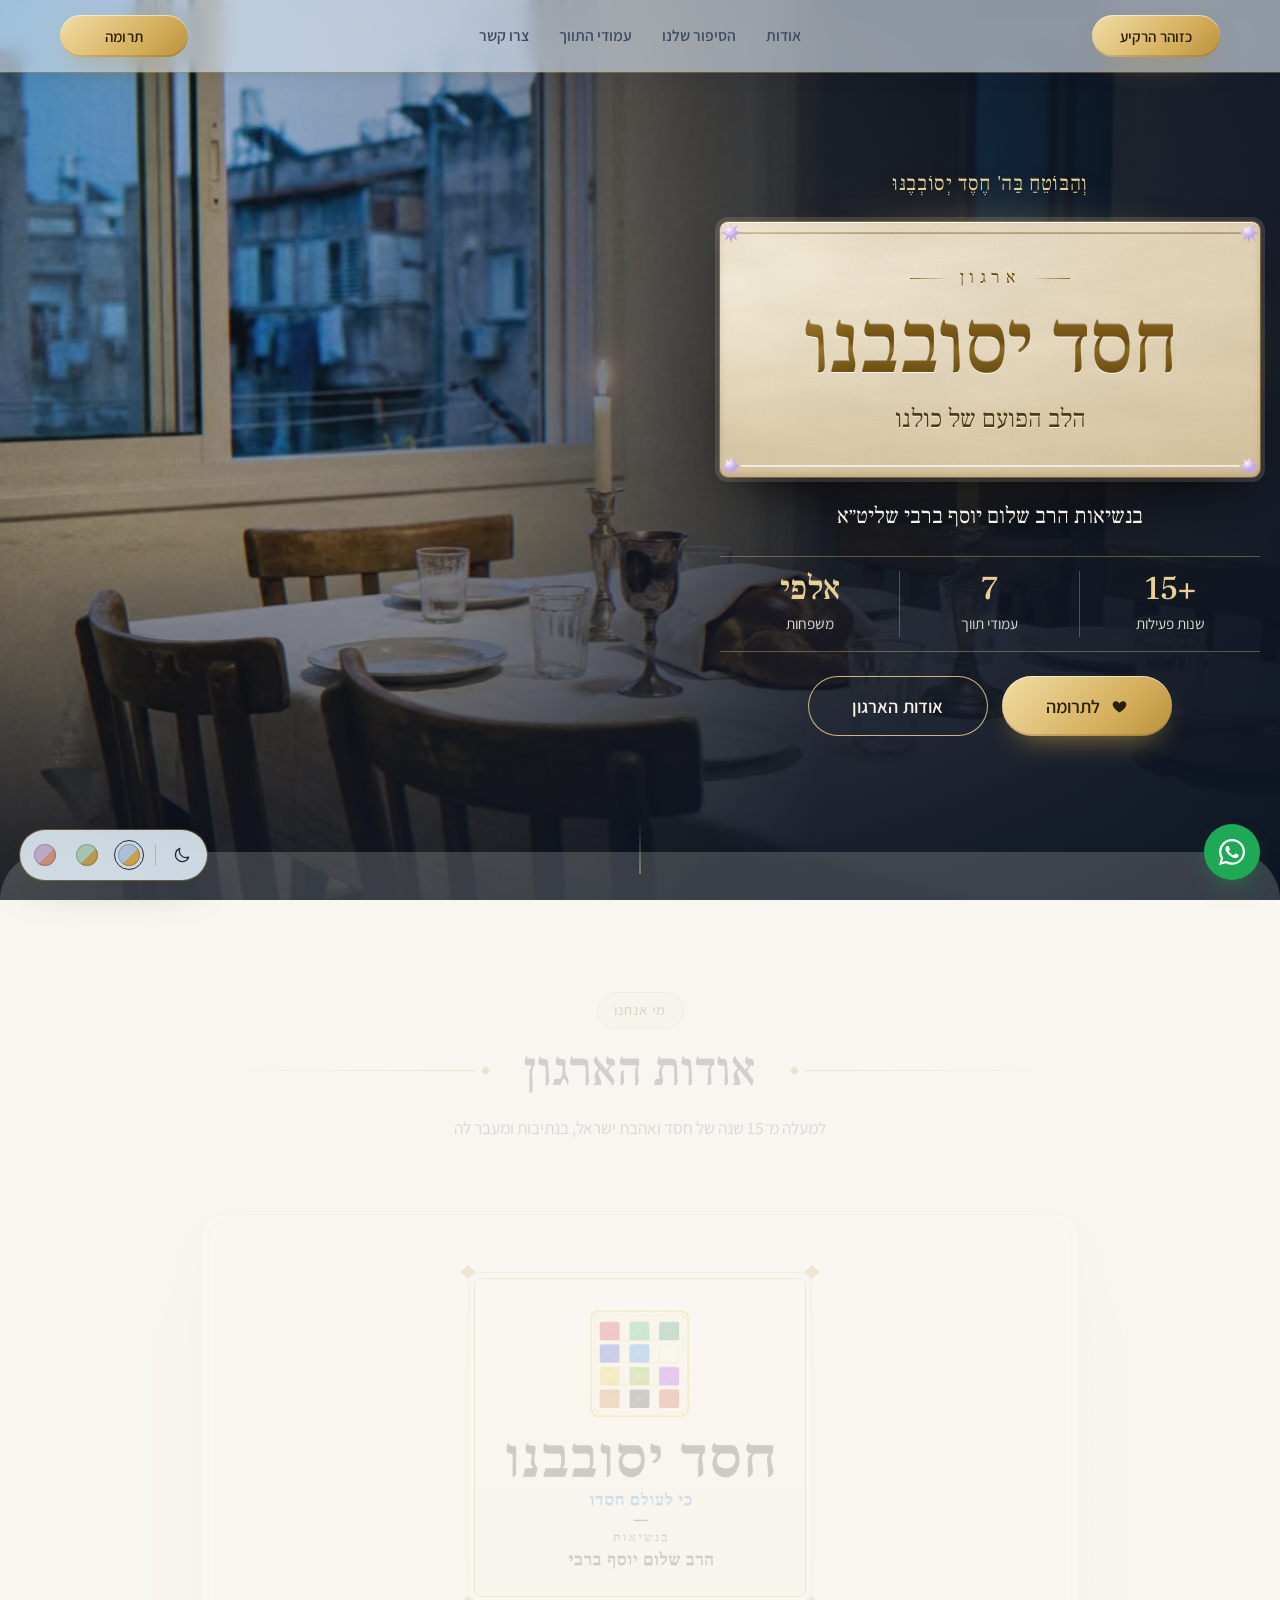
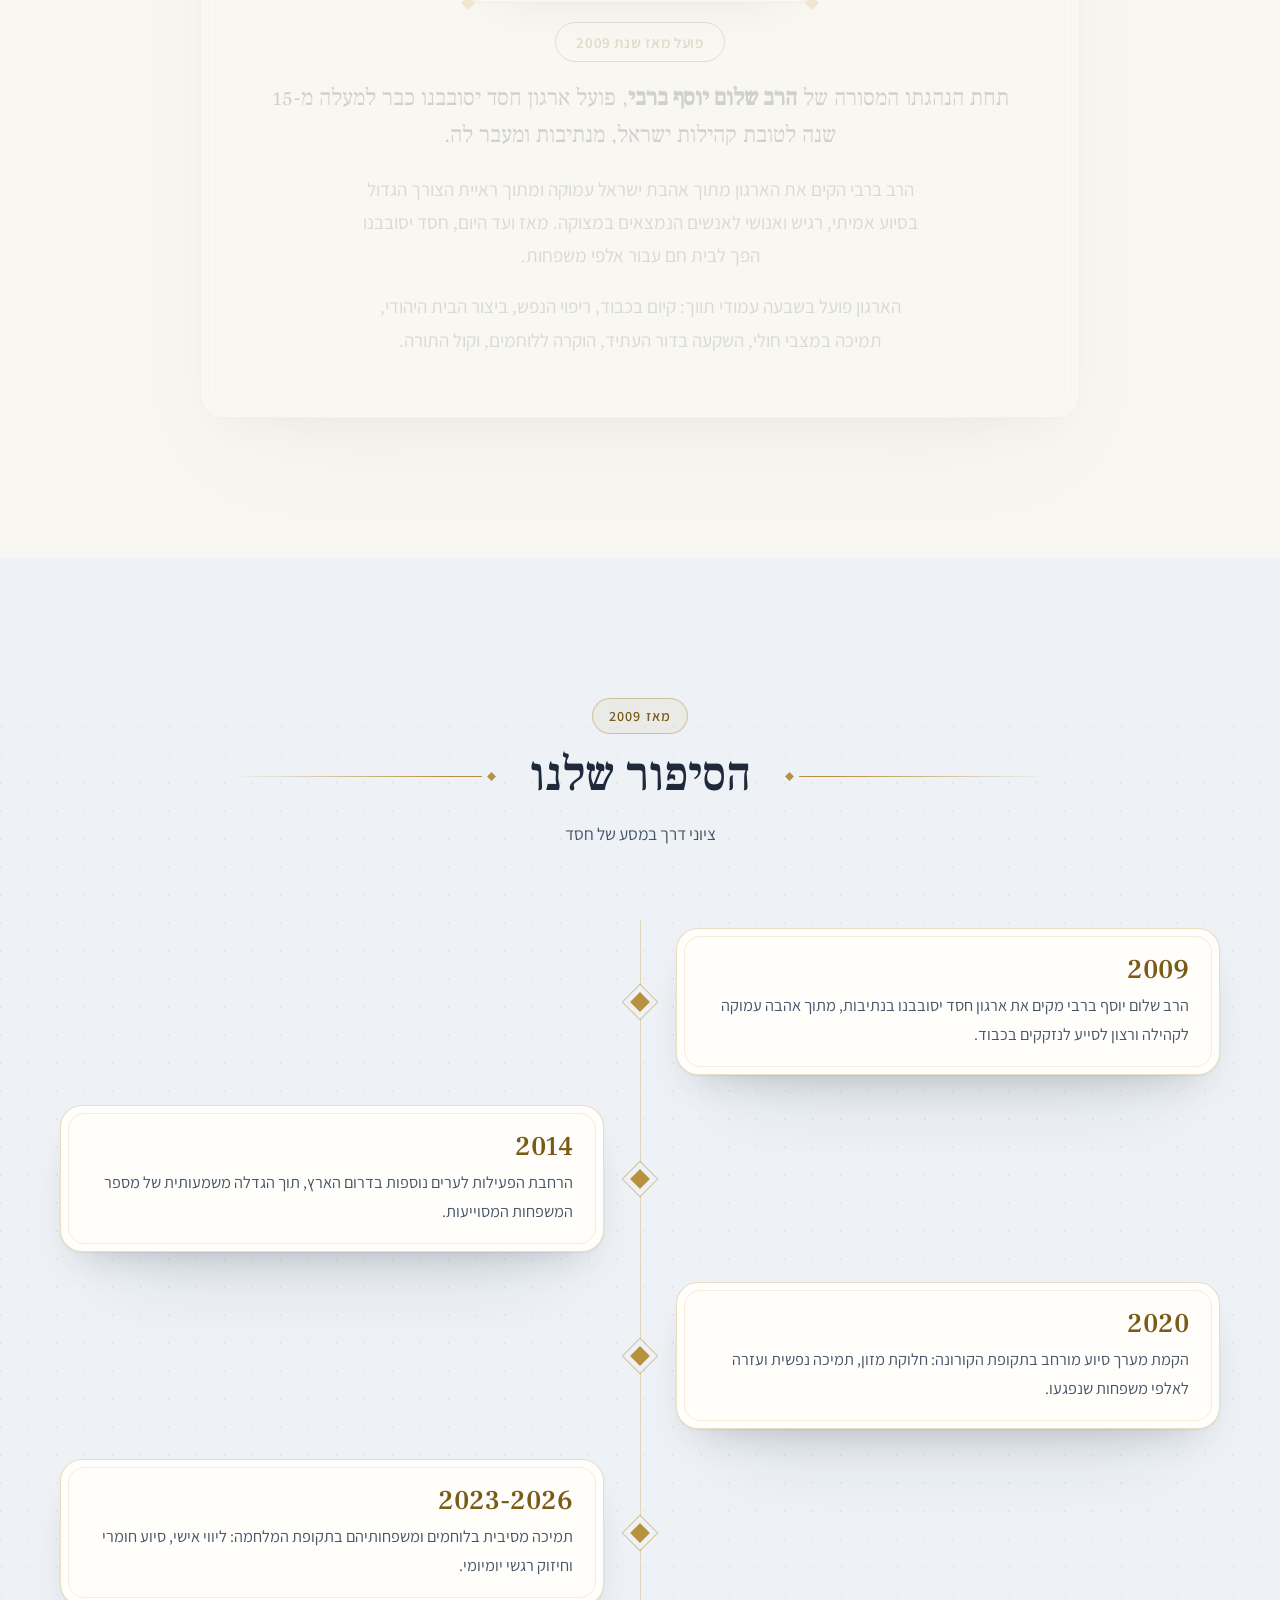
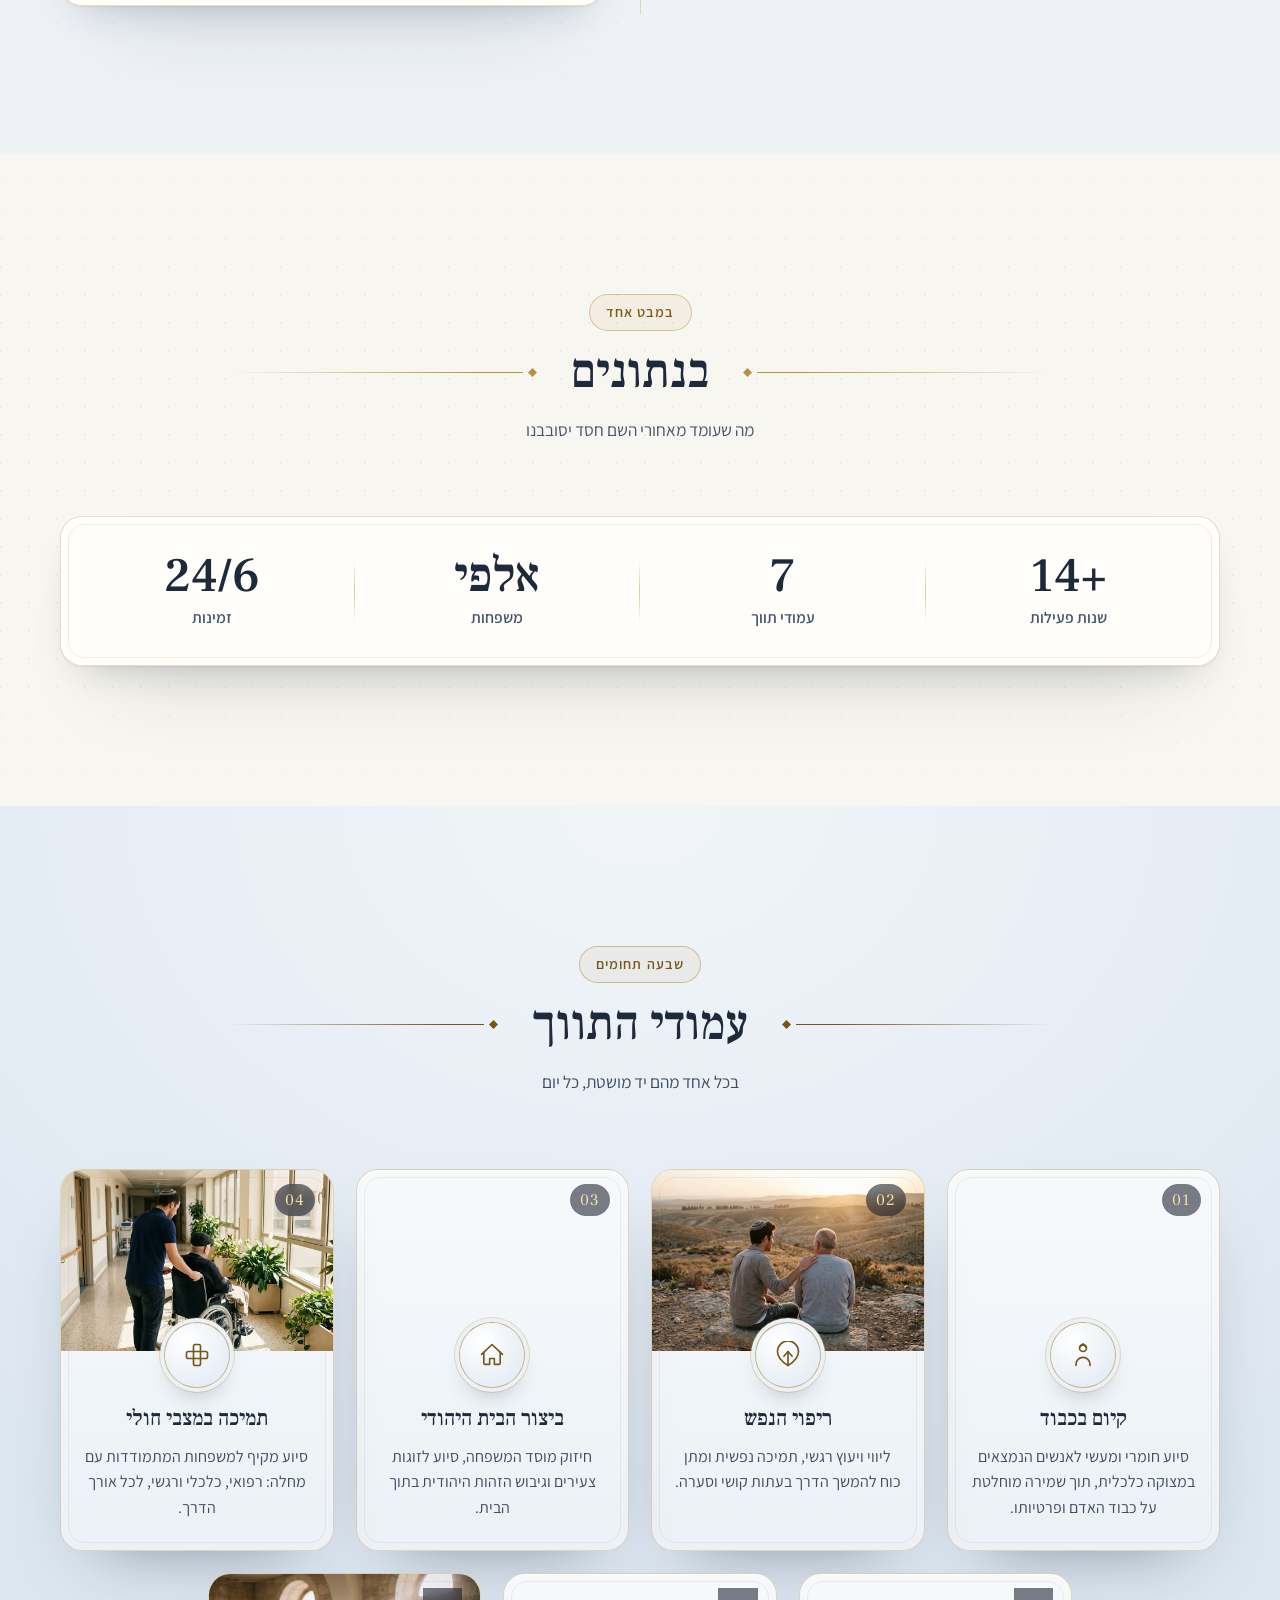
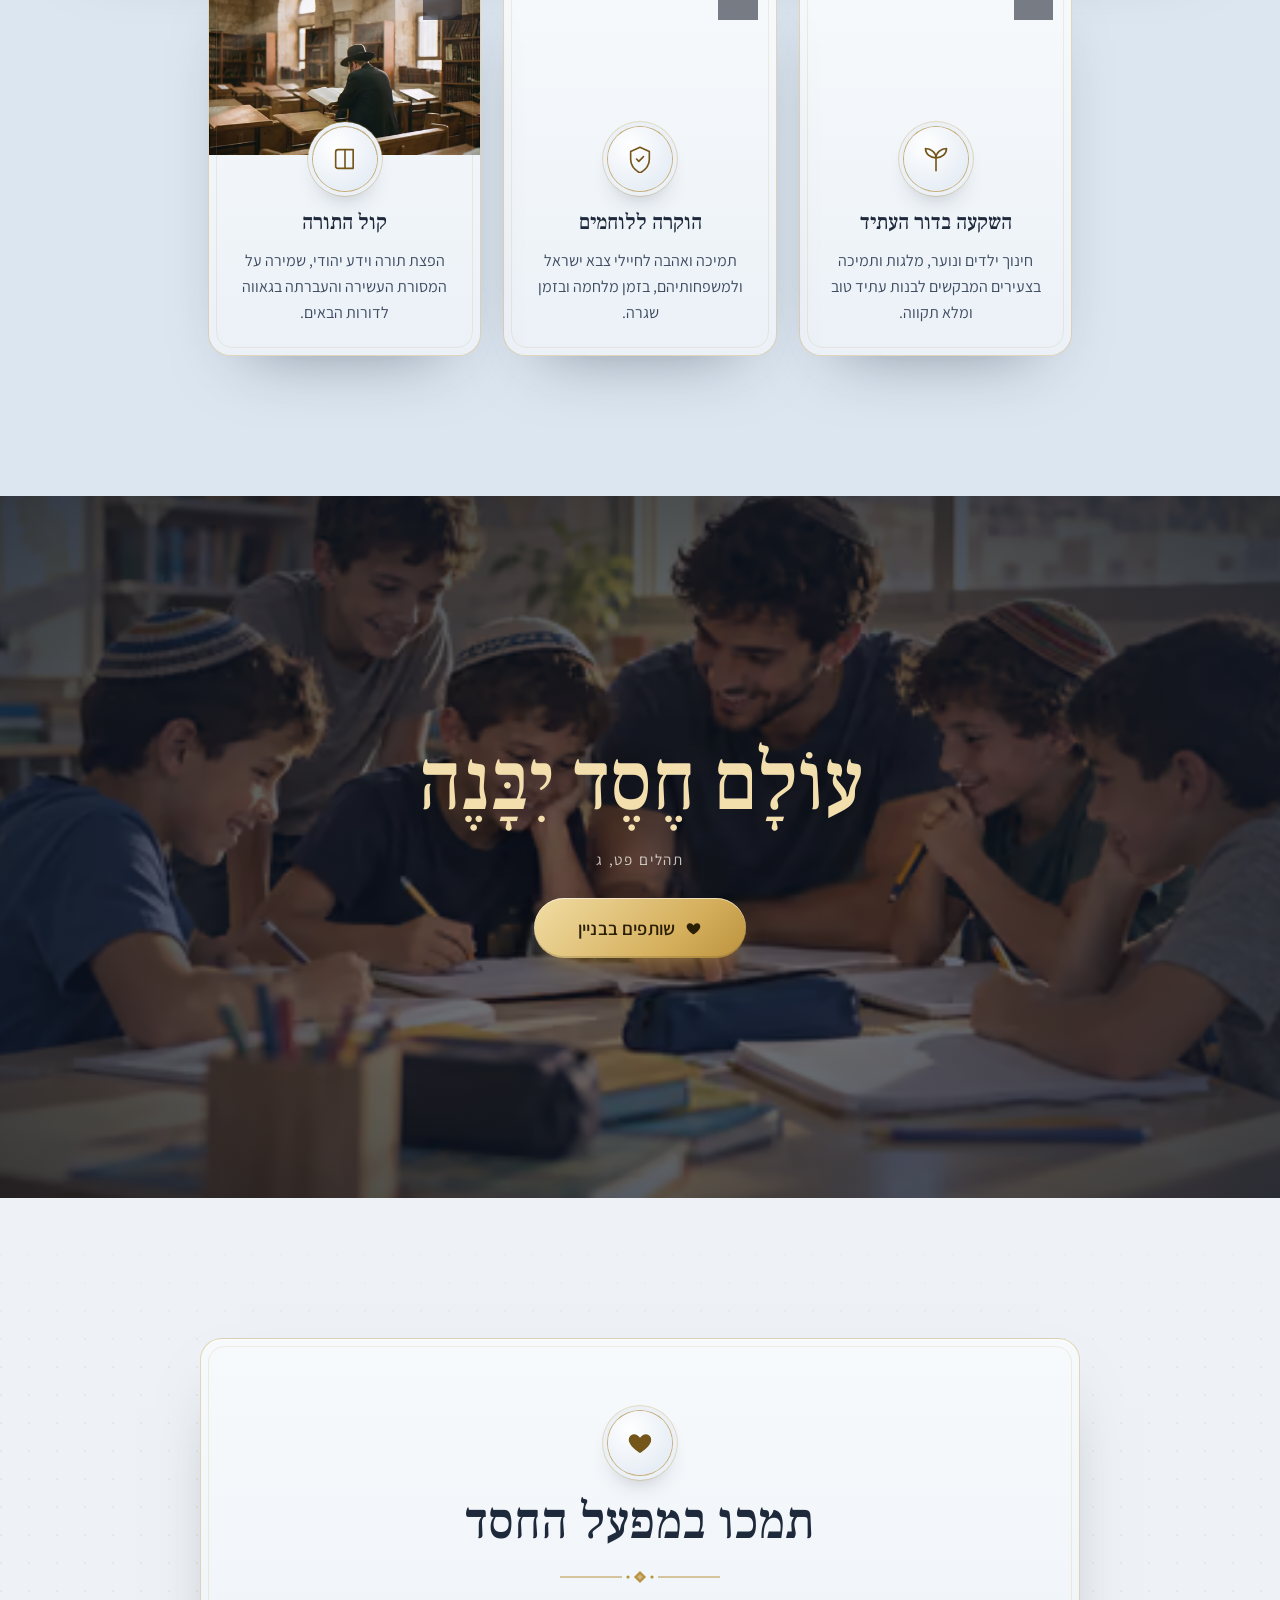
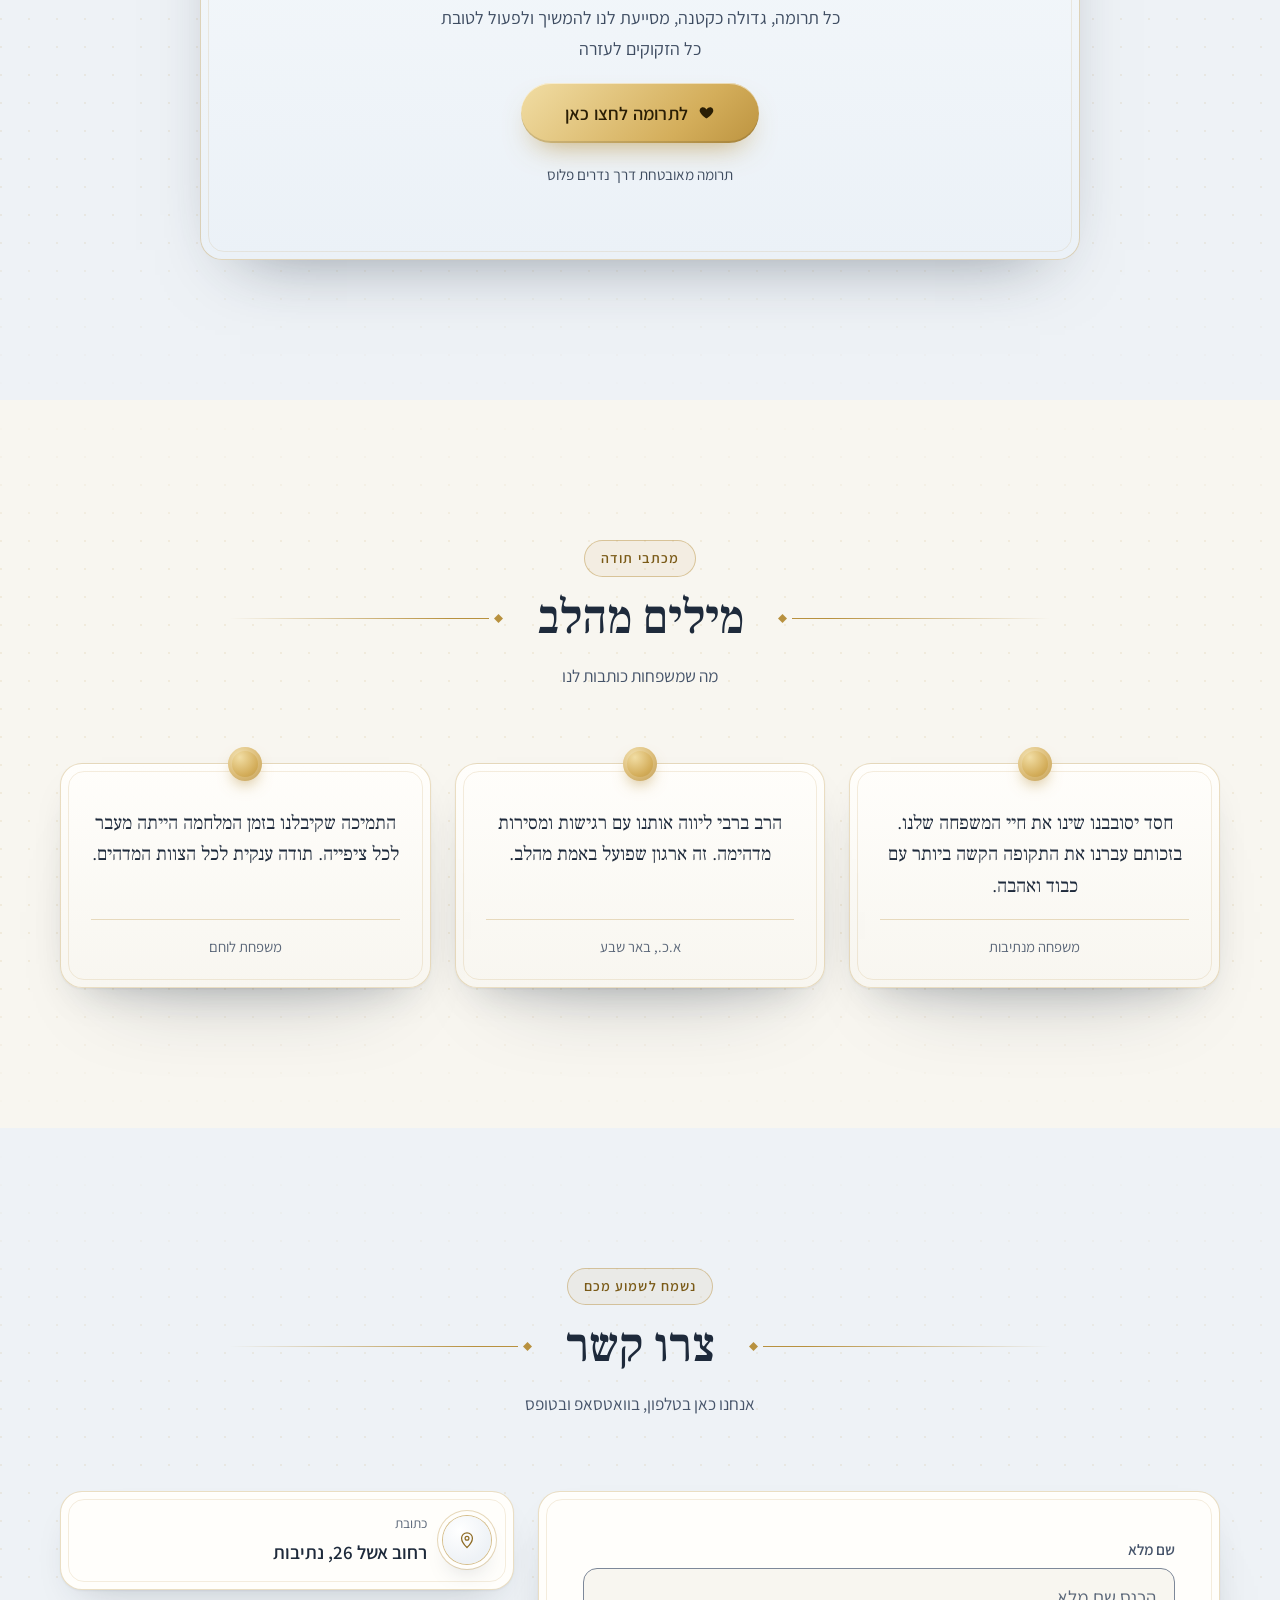
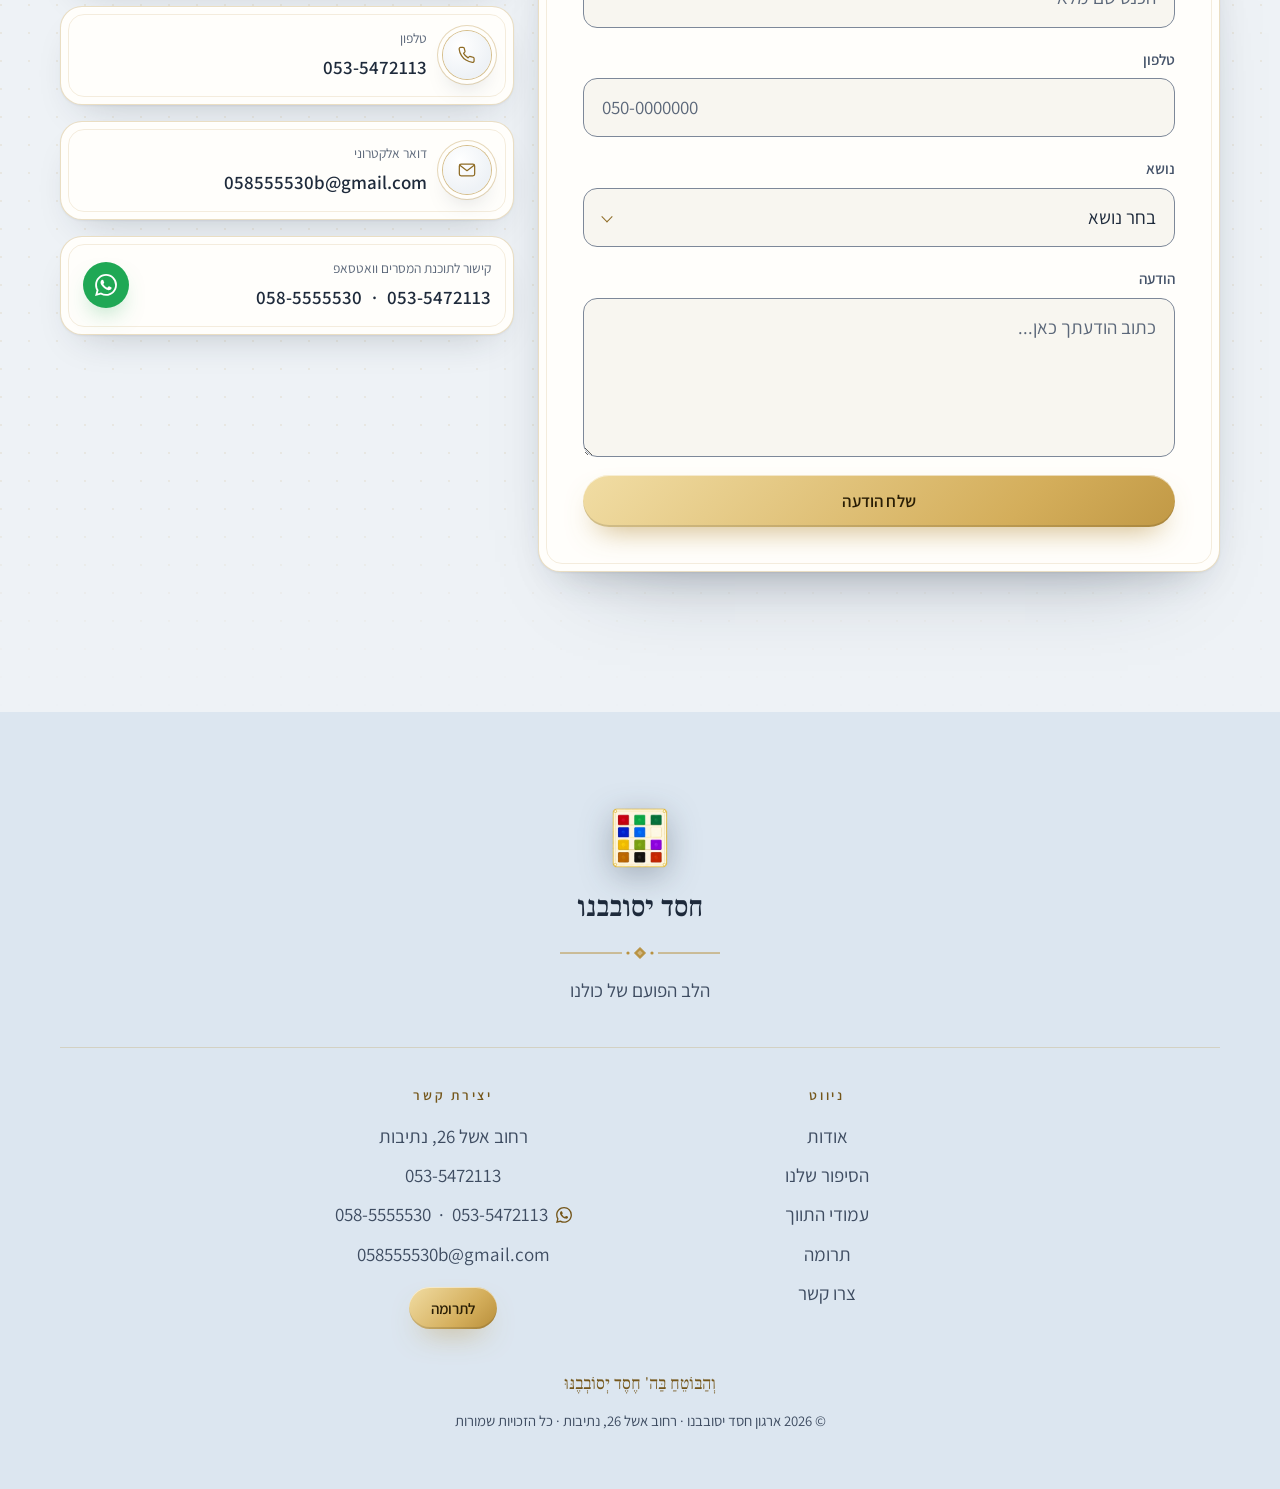
<file: index.html>
<!DOCTYPE html>
<html lang="he" dir="rtl">
<head>
<meta charset="UTF-8">
<meta name="viewport" content="width=device-width, initial-scale=1, viewport-fit=cover">
<title>חסד יסובבנו | הלב הפועם של כולנו</title>
<meta name="description" content="ארגון חסד יסובבנו: סיוע, חסד ואהבה לקהילות ישראל מאז 2009. תחת הנהגת הרב שלום יוסף ברבי, נתיבות.">
<meta name="keywords" content="חסד יסובבנו, ארגון, נתיבות, סיוע, צדקה, הרב ברבי">
<meta name="theme-color" content="#DCE6F0">
<meta property="og:title" content="חסד יסובבנו | הלב הפועם של כולנו">
<meta property="og:description" content="ארגון פועל מאז 2009 לטובת קהילות ישראל בשבעה עמודי תווך">
<meta property="og:type" content="website">
<meta property="og:locale" content="he_IL">
<meta property="og:image" content="og-image.jpg">
<meta property="og:image:width" content="1200">
<meta property="og:image:height" content="630">
<meta name="twitter:card" content="summary_large_image">
<link rel="icon" href="favicon-32.png" sizes="32x32" type="image/png">
<link rel="apple-touch-icon" href="apple-touch-icon.png">
<link rel="preload" href="assets/fonts/frank-ruhl-libre-hebrew-500-normal.woff2" as="font" type="font/woff2" crossorigin>
<link rel="preload" href="assets/fonts/assistant-hebrew-400-normal.woff2" as="font" type="font/woff2" crossorigin>
<script>
  /* palette, light/dark and capability flags before first paint */
  (function () {
    var d = document.documentElement;
    var mm = window.matchMedia;
    var p = null, m = null;
    try { p = localStorage.getItem('hy-palette'); m = localStorage.getItem('hy-mode'); } catch (e) {}
    if (p !== 'sky' && p !== 'sage' && p !== 'dusk') p = 'sky';
    if (m !== 'light' && m !== 'dark') m = 'light';
    d.setAttribute('data-palette', p);
    d.setAttribute('data-mode', m);
    var rm = mm && mm('(prefers-reduced-motion: reduce)').matches;
    d.classList.add('js');
    if (!rm) d.classList.add('motion');
  })();
</script>
<link rel="stylesheet" href="assets/css/site.css?v=20261008225913">
<script type="module" src="assets/js/main.js?v=20261008225150"></script>
<script type="application/ld+json">
{
  "@context": "https://schema.org",
  "@type": "NGO",
  "name": "חסד יסובבנו",
  "foundingDate": "2009",
  "address": { "@type": "PostalAddress", "streetAddress": "אשל 26", "addressLocality": "נתיבות", "addressCountry": "IL" },
  "telephone": "053-5472113",
  "email": "058555530b@gmail.com"
}
</script>
</head>
<body>
<a class="skip-link" href="#main">דלג לתוכן</a>

<svg class="sprite" aria-hidden="true" focusable="false" xmlns="http://www.w3.org/2000/svg">
  <symbol id="orn" viewBox="0 0 160 14"><g fill="none" stroke="currentColor" stroke-width="1"><path d="M0 7h62M98 7h62"/><path d="M80 1.5l5.5 5.5L80 12.5 74.5 7z" fill="currentColor"/><path d="M80 4.2L82.8 7 80 9.8 77.2 7z" fill="#fff" fill-opacity=".35" stroke="none"/></g><circle cx="68" cy="7" r="1.6" fill="currentColor"/><circle cx="92" cy="7" r="1.6" fill="currentColor"/></symbol>
  <symbol id="i-sun" viewBox="0 0 24 24"><g fill="none" stroke="currentColor" stroke-width="1.5" stroke-linecap="round"><circle cx="12" cy="12" r="4"/><path d="M12 2.5v2M12 19.5v2M4.6 4.6l1.4 1.4M18 18l1.4 1.4M2.5 12h2M19.5 12h2M4.6 19.4L6 18M18 6l1.4-1.4"/></g></symbol>
  <symbol id="i-moon" viewBox="0 0 24 24"><path fill="none" stroke="currentColor" stroke-width="1.5" stroke-linejoin="round" d="M20 14.6A8.2 8.2 0 019.4 4a8.2 8.2 0 1010.6 10.6z"/></symbol>
  <symbol id="i-heart" viewBox="0 0 24 24"><path d="M12 20.6s-7.6-4.6-9.3-9.5C1.6 7.9 3.6 4.6 7 4.6c2 0 3.4 1.1 5 3 1.6-1.9 3-3 5-3 3.4 0 5.4 3.3 4.3 6.5-1.7 4.9-9.3 9.5-9.3 9.5z" fill="currentColor"/></symbol>
  <symbol id="i-wa" viewBox="0 0 24 24"><path fill="currentColor" d="M17.472 14.382c-.297-.149-1.758-.867-2.03-.967-.273-.099-.471-.148-.67.15-.197.297-.767.966-.94 1.164-.173.199-.347.223-.644.075-.297-.15-1.255-.463-2.39-1.475-.883-.788-1.48-1.761-1.653-2.059-.173-.297-.018-.458.13-.606.134-.133.298-.347.446-.52.149-.174.198-.298.298-.497.099-.198.05-.371-.025-.52-.075-.149-.669-1.612-.916-2.207-.242-.579-.487-.5-.669-.51-.173-.008-.371-.01-.57-.01-.198 0-.52.074-.792.372-.272.297-1.04 1.016-1.04 2.479 0 1.462 1.065 2.875 1.213 3.074.149.198 2.096 3.2 5.077 4.487.709.306 1.262.489 1.694.625.712.227 1.36.195 1.871.118.571-.085 1.758-.719 2.006-1.413.248-.694.248-1.289.173-1.413-.074-.124-.272-.198-.57-.347m-5.421 7.403h-.004a9.870 9.870 0 01-5.031-1.378l-.361-.214-3.741.982.998-3.648-.235-.374a9.860 9.860 0 01-1.51-5.26c.001-5.45 4.436-9.884 9.888-9.884 2.64 0 5.122 1.03 6.988 2.898a9.825 9.825 0 012.893 6.994c-.003 5.45-4.437 9.884-9.885 9.884m8.413-18.297A11.815 11.815 0 0012.05 0C5.495 0 .16 5.335.157 11.892c0 2.096.547 4.142 1.588 5.945L.057 24l6.305-1.654a11.882 11.882 0 005.683 1.448h.005c6.554 0 11.890-5.335 11.893-11.893a11.821 11.821 0 00-3.48-8.413z"/></symbol>
  <symbol id="i-pin" viewBox="0 0 24 24"><g fill="none" stroke="currentColor" stroke-width="1.5" stroke-linecap="round" stroke-linejoin="round"><path d="M12 21s-6.5-6.2-6.5-11.2a6.5 6.5 0 0113 0C18.5 14.8 12 21 12 21z"/><circle cx="12" cy="9.8" r="2.3"/></g></symbol>
  <symbol id="i-phone" viewBox="0 0 24 24"><path fill="none" stroke="currentColor" stroke-width="1.5" stroke-linecap="round" stroke-linejoin="round" d="M20.5 16.4v2.7a1.8 1.8 0 01-2 1.8 17.8 17.8 0 01-7.7-2.8 17.5 17.5 0 01-5.4-5.4A17.8 17.8 0 012.6 4.9a1.8 1.8 0 011.8-2h2.7a1.8 1.8 0 011.8 1.6c.1.9.3 1.7.6 2.5a1.8 1.8 0 01-.4 1.9L7.9 10a14.4 14.4 0 005.4 5.4l1.1-1.1a1.8 1.8 0 011.9-.4c.8.3 1.6.5 2.5.6a1.8 1.8 0 011.7 1.9z"/></symbol>
  <symbol id="i-mail" viewBox="0 0 24 24"><g fill="none" stroke="currentColor" stroke-width="1.5" stroke-linecap="round" stroke-linejoin="round"><rect x="2.8" y="5" width="18.4" height="14" rx="2.2"/><path d="M3.4 6.4L12 12.8l8.6-6.4"/></g></symbol>
  <symbol id="i-lock" viewBox="0 0 24 24"><g fill="none" stroke="currentColor" stroke-width="1.5" stroke-linecap="round" stroke-linejoin="round"><rect x="4.5" y="10.5" width="15" height="10" rx="2.5"/><path d="M8 10.5V7.8a4 4 0 018 0v2.7"/></g></symbol>
  <symbol id="i-check" viewBox="0 0 24 24"><path fill="none" stroke="currentColor" stroke-width="1.8" stroke-linecap="round" stroke-linejoin="round" d="M5 12.5l4.5 4.5L19 7.5"/></symbol>
  <symbol id="i-dignity" viewBox="0 0 24 24"><g fill="none" stroke="currentColor" stroke-width="1.4" stroke-linecap="round" stroke-linejoin="round"><circle cx="12" cy="6" r="3"/><path d="M6 21v-1a6 6 0 0112 0v1"/><path d="M9.5 5L12 2.5 14.5 5"/></g></symbol>
  <symbol id="i-home" viewBox="0 0 24 24"><g fill="none" stroke="currentColor" stroke-width="1.4" stroke-linecap="round" stroke-linejoin="round"><path d="M3 11.5L12 3l9 8.5"/><path d="M5 10v9a1 1 0 001 1h4v-5h4v5h4a1 1 0 001-1v-9"/></g></symbol>
  <symbol id="i-medical" viewBox="0 0 24 24"><g fill="none" stroke="currentColor" stroke-width="1.4" stroke-linejoin="round"><rect x="9" y="3" width="6" height="18" rx="1.5"/><rect x="3" y="9" width="18" height="6" rx="1.5"/></g></symbol>
  <symbol id="i-seedling" viewBox="0 0 24 24"><g fill="none" stroke="currentColor" stroke-width="1.4" stroke-linecap="round" stroke-linejoin="round"><path d="M12 22V11"/><path d="M12 11C12 7 8 3 3 3c0 4.5 3.8 8 9 8z"/><path d="M12 11c0-4 4-8 9-8 0 4.5-3.8 8-9 8z"/></g></symbol>
  <symbol id="i-shield" viewBox="0 0 24 24"><g fill="none" stroke="currentColor" stroke-width="1.4" stroke-linecap="round" stroke-linejoin="round"><path d="M12 2l8 3.5v7c0 5-3.5 9-8 11.5C7.5 21.5 4 17.5 4 12.5v-7L12 2z"/><path d="M9 12l2 2 4-4"/></g></symbol>
  <symbol id="i-book" viewBox="0 0 24 24"><g fill="none" stroke="currentColor" stroke-width="1.4" stroke-linecap="round" stroke-linejoin="round"><path d="M4 19V6a2 2 0 012-2h13v16H6a2 2 0 01-2-2z"/><path d="M12 4v16"/></g></symbol>
  <symbol id="i-soul" viewBox="0 0 24 24"><g fill="none" stroke="currentColor" stroke-width="1.4" stroke-linecap="round" stroke-linejoin="round"><path d="M12 21c-5-3-9-7.5-9-12a9 9 0 0118 0c0 4.5-4 9-9 12z"/><path d="M12 21V9"/><path d="M8.5 13l3.5-4 3.5 4"/></g></symbol>
  <symbol id="i-eye-off" viewBox="0 0 24 24"><g fill="none" stroke="currentColor" stroke-width="1.4" stroke-linecap="round" stroke-linejoin="round"><path d="M3 3l18 18"/><path d="M10.6 6.3A9.8 9.8 0 0112 6.2c5 0 8.6 3.6 9.8 5.8-.5 1-1.5 2.4-3 3.6M6.4 7.8C4.3 9.1 2.8 10.9 2.2 12c1.2 2.2 4.8 5.8 9.8 5.8 1.3 0 2.5-.2 3.6-.6"/><path d="M9.9 9.9a3 3 0 004.2 4.2"/></g></symbol>
  <symbol id="i-receipt" viewBox="0 0 24 24"><g fill="none" stroke="currentColor" stroke-width="1.4" stroke-linecap="round" stroke-linejoin="round"><path d="M6 3h12v18l-2-1.5L14 21l-2-1.5L10 21l-2-1.5L6 21z"/><path d="M9 8h6M9 12h6M9 16h4"/></g></symbol>
  <symbol id="i-menu" viewBox="0 0 24 24"><g fill="none" stroke="currentColor" stroke-width="1.5" stroke-linecap="round"><path d="M5 6.5h14M5 12h14M5 17.5h14"/></g></symbol>
  <symbol id="i-close" viewBox="0 0 24 24"><g fill="none" stroke="currentColor" stroke-width="1.5" stroke-linecap="round"><path d="M6 6l12 12M18 6L6 18"/></g></symbol>
</svg>

<header class="site-header" data-header>
  <div class="header-bar">
    <a class="btn btn--sm head-pill head-pill--start" href="https://nzm1000-sudo.github.io/kezohar-2/" target="_blank" rel="noopener noreferrer">כזוהר הרקיע</a>
    <nav class="nav" aria-label="ניווט">
      <a href="#about">אודות</a>
      <a href="#timeline">הסיפור שלנו</a>
      <a href="#pillars">עמודי התווך</a>
      <a href="#contact">צרו קשר</a>
    </nav>
    <button class="icon-btn menu-btn" type="button" data-open-menu aria-haspopup="dialog" aria-controls="menu"><svg width="26" height="26" aria-hidden="true"><use href="#i-menu"/></svg><span class="sr-only">תפריט</span></button>
    <a class="btn btn--sm head-pill head-pill--end" href="donate/">תרומה</a>
  </div>
</header>

<dialog class="menu" id="menu" aria-label="תפריט">
  <button class="icon-btn menu-close" type="button" data-close><svg width="22" height="22" aria-hidden="true"><use href="#i-close"/></svg><span class="sr-only">סגור</span></button>
  <nav class="menu-nav" aria-label="ניווט">
    <a href="#about" data-close-nav>אודות</a>
    <a href="#timeline" data-close-nav>הסיפור שלנו</a>
    <a href="#pillars" data-close-nav>עמודי התווך</a>
    <a href="#donate" data-close-nav>תרומה</a>
    <a href="#contact" data-close-nav>צרו קשר</a>
  </nav>
  <svg class="orn" aria-hidden="true"><use href="#orn"/></svg>
  <a class="btn btn--block" href="donate/">לתרומה</a>
  <div class="theme-row">
    <button class="mode-btn" type="button" role="switch" aria-checked="false" data-mode-toggle><svg class="i-moon" width="20" height="20" aria-hidden="true"><use href="#i-moon"/></svg><svg class="i-sun" width="20" height="20" aria-hidden="true"><use href="#i-sun"/></svg><span class="sr-only">מצב כהה</span></button>
    <span class="theme-sep" aria-hidden="true"></span>
    <div class="theme-swatches" role="radiogroup" aria-label="פלטת צבעים">
      <button type="button" role="radio" class="swatch sw-sky" data-set-palette="sky" aria-checked="true"><span class="sr-only">כחול עדין</span></button>
      <button type="button" role="radio" class="swatch sw-sage" data-set-palette="sage" aria-checked="false"><span class="sr-only">ירוק מרווה</span></button>
      <button type="button" role="radio" class="swatch sw-dusk" data-set-palette="dusk" aria-checked="false"><span class="sr-only">סגול ערב</span></button>
    </div>
  </div>
</dialog>

<main id="main">

<!-- HERO -->
<section class="hero" id="top" aria-labelledby="hero-title">
  <div class="hero-media" aria-hidden="true">
    <picture class="hero-slide"><source type="image/avif" srcset="assets/img/photos/home-480.avif 480w, assets/img/photos/home-800.avif 800w, assets/img/photos/home-1200.avif 1200w" sizes="100vw"><img src="assets/img/photos/home-800.webp" srcset="assets/img/photos/home-480.webp 480w, assets/img/photos/home-800.webp 800w, assets/img/photos/home-1200.webp 1200w" sizes="100vw" width="1200" height="800" alt="" fetchpriority="high" decoding="async"></picture>
    <picture class="hero-slide"><source type="image/avif" srcset="assets/img/photos/dignity-480.avif 480w, assets/img/photos/dignity-800.avif 800w, assets/img/photos/dignity-1200.avif 1200w" sizes="100vw"><img src="assets/img/photos/dignity-800.webp" srcset="assets/img/photos/dignity-480.webp 480w, assets/img/photos/dignity-800.webp 800w, assets/img/photos/dignity-1200.webp 1200w" sizes="100vw" width="1200" height="800" alt="" loading="lazy" decoding="async"></picture>
    <picture class="hero-slide"><source type="image/avif" srcset="assets/img/photos/soldiers-480.avif 480w, assets/img/photos/soldiers-800.avif 800w, assets/img/photos/soldiers-1200.avif 1200w" sizes="100vw"><img src="assets/img/photos/soldiers-800.webp" srcset="assets/img/photos/soldiers-480.webp 480w, assets/img/photos/soldiers-800.webp 800w, assets/img/photos/soldiers-1200.webp 1200w" sizes="100vw" width="1200" height="800" alt="" loading="lazy" decoding="async"></picture>
  </div>
  <div class="hero-stage">
    <div class="hero-copy">
      <p class="hero-verse">וְהַבּוֹטֵחַ בַּה' חֶסֶד יְסוֹבְבֶנּוּ</p>
      <div class="plaque-wrap">
        <span class="plaque-halo" aria-hidden="true"></span>
        <div class="plaque">
          <span class="plaque-light" aria-hidden="true"></span>
          <i class="pq-orn" aria-hidden="true"></i><i class="pq-orn" aria-hidden="true"></i><i class="pq-orn" aria-hidden="true"></i><i class="pq-orn" aria-hidden="true"></i>
          <p class="plaque-kicker">ארגון</p>
          <h1 class="hero-title" id="hero-title">חסד יסובבנו</h1>
          <p class="hero-sub">הלב הפועם של כולנו</p>
        </div>
      </div>
      <p class="hero-lead">בנשיאות הרב שלום יוסף ברבי שליט״א</p>
      <ul class="hero-facts">
        <li><b dir="ltr">15+</b><span>שנות פעילות</span></li>
        <li><b>7</b><span>עמודי תווך</span></li>
        <li><b>אלפי</b><span>משפחות</span></li>
      </ul>
      <div class="hero-ctas">
        <a class="btn btn--lg" href="donate/"><svg width="17" height="17" aria-hidden="true"><use href="#i-heart"/></svg>לתרומה</a>
        <a class="btn btn--lg btn--line" href="#about">אודות הארגון</a>
      </div>
    </div>
  </div>
  <div class="scroll-cue" aria-hidden="true"></div>
</section>

<!-- ABOUT -->
<section class="section section--ivory" id="about" aria-labelledby="about-title">
  <div class="container narrow">
    <header class="cartouche reveal">
      <p class="kicker">מי אנחנו</p>
      <h2 class="title" id="about-title"><span class="split">אודות הארגון</span></h2>
      <p class="lede">למעלה מ־15 שנה של חסד ואהבת ישראל, בנתיבות ומעבר לה</p>
    </header>
    <article class="card about-panel reveal">
      <figure class="logo-plaque">
        <i class="lp-corner"></i><i class="lp-corner"></i><i class="lp-corner"></i><i class="lp-corner"></i>
        <picture><source srcset="assets/img/logo.webp" type="image/webp"><img src="assets/img/logo.png" width="731" height="705" alt="חסד יסובבנו, כי לעולם חסדו, בנשיאות הרב שלום יוסף ברבי" loading="lazy"></picture>
      </figure>
      <span class="about-badge">פועל מאז שנת 2009</span>
      <p class="lead">תחת הנהגתו המסורה של <strong>הרב שלום יוסף ברבי</strong>, פועל ארגון חסד יסובבנו כבר למעלה מ-15 שנה לטובת קהילות ישראל, מנתיבות ומעבר לה.</p>
      <p>הרב ברבי הקים את הארגון מתוך אהבת ישראל עמוקה ומתוך ראיית הצורך הגדול בסיוע אמיתי, רגיש ואנושי לאנשים הנמצאים במצוקה. מאז ועד היום, חסד יסובבנו הפך לבית חם עבור אלפי משפחות.</p>
      <p>הארגון פועל בשבעה עמודי תווך: קיום בכבוד, ריפוי הנפש, ביצור הבית היהודי, תמיכה במצבי חולי, השקעה בדור העתיד, הוקרה ללוחמים, וקול התורה.</p>
    </article>
  </div>
</section>

<!-- TIMELINE -->
<section class="section section--alt" id="timeline" aria-labelledby="timeline-title">
  <div class="container">
    <header class="cartouche reveal">
      <p class="kicker">מאז 2009</p>
      <h2 class="title" id="timeline-title"><span class="split">הסיפור שלנו</span></h2>
      <p class="lede">ציוני דרך במסע של חסד</p>
    </header>
    <ol class="tl">
      <li class="tl-item reveal"><span class="tl-dot" aria-hidden="true"></span><div class="card tl-card"><span class="tl-year">2009</span><p>הרב שלום יוסף ברבי מקים את ארגון חסד יסובבנו בנתיבות, מתוך אהבה עמוקה לקהילה ורצון לסייע לנזקקים בכבוד.</p></div></li>
      <li class="tl-item reveal"><span class="tl-dot" aria-hidden="true"></span><div class="card tl-card"><span class="tl-year">2014</span><p>הרחבת הפעילות לערים נוספות בדרום הארץ, תוך הגדלה משמעותית של מספר המשפחות המסוייעות.</p></div></li>
      <li class="tl-item reveal"><span class="tl-dot" aria-hidden="true"></span><div class="card tl-card"><span class="tl-year">2020</span><p>הקמת מערך סיוע מורחב בתקופת הקורונה: חלוקת מזון, תמיכה נפשית ועזרה לאלפי משפחות שנפגעו.</p></div></li>
      <li class="tl-item reveal"><span class="tl-dot" aria-hidden="true"></span><div class="card tl-card"><span class="tl-year"><bdi>2023-2026</bdi></span><p>תמיכה מסיבית בלוחמים ומשפחותיהם בתקופת המלחמה: ליווי אישי, סיוע חומרי וחיזוק רגשי יומיומי.</p></div></li>
    </ol>
  </div>
</section>

<!-- STATS -->
<section class="section section--ivory" id="stats" aria-labelledby="stats-title">
  <div class="container">
    <header class="cartouche reveal">
      <p class="kicker">במבט אחד</p>
      <h2 class="title" id="stats-title"><span class="split">בנתונים</span></h2>
      <p class="lede">מה שעומד מאחורי השם חסד יסובבנו</p>
    </header>
    <div class="card stats-band reveal">
      <ul class="stats-grid">
        <li class="stat"><span class="stat-num" dir="ltr"><span data-count="15">15</span>+</span><span class="stat-label">שנות פעילות</span></li>
        <li class="stat"><span class="stat-num"><span data-count="7">7</span></span><span class="stat-label">עמודי תווך</span></li>
        <li class="stat"><span class="stat-num">אלפי</span><span class="stat-label">משפחות</span></li>
        <li class="stat"><span class="stat-num" dir="ltr">24/6</span><span class="stat-label">זמינות</span></li>
      </ul>
    </div>
  </div>
</section>

<!-- PILLARS -->
<section class="section section--night" id="pillars" aria-labelledby="pillars-title">
  <div class="container">
    <header class="cartouche reveal">
      <p class="kicker">שבעה תחומים</p>
      <h2 class="title" id="pillars-title"><span class="split">עמודי התווך</span></h2>
      <p class="lede">בכל אחד מהם יד מושטת, כל יום</p>
    </header>
    <ol class="pillars-grid">
      <li class="card card--night pillar lift reveal"><picture class="p-photo"><source type="image/avif" srcset="assets/img/photos/dignity-480.avif 480w, assets/img/photos/dignity-800.avif 800w, assets/img/photos/dignity-1200.avif 1200w" sizes="(min-width: 1024px) 270px, (min-width: 561px) 45vw, 92vw"><img src="assets/img/photos/dignity-800.webp" srcset="assets/img/photos/dignity-480.webp 480w, assets/img/photos/dignity-800.webp 800w, assets/img/photos/dignity-1200.webp 1200w" sizes="(min-width: 1024px) 270px, (min-width: 561px) 45vw, 92vw" width="1200" height="800" alt="" loading="lazy" decoding="async"></picture><span class="p-num" aria-hidden="true">01</span><span class="medal"><svg width="28" height="28" aria-hidden="true"><use href="#i-dignity"/></svg></span><h3>קיום בכבוד</h3><p>סיוע חומרי ומעשי לאנשים הנמצאים במצוקה כלכלית, תוך שמירה מוחלטת על כבוד האדם ופרטיותו.</p></li>
      <li class="card card--night pillar lift reveal"><picture class="p-photo"><source type="image/avif" srcset="assets/img/photos/soul-negev-480.avif 480w, assets/img/photos/soul-negev-800.avif 800w, assets/img/photos/soul-negev-1200.avif 1200w" sizes="(min-width: 1024px) 270px, (min-width: 561px) 45vw, 92vw"><img src="assets/img/photos/soul-negev-800.webp" srcset="assets/img/photos/soul-negev-480.webp 480w, assets/img/photos/soul-negev-800.webp 800w, assets/img/photos/soul-negev-1200.webp 1200w" sizes="(min-width: 1024px) 270px, (min-width: 561px) 45vw, 92vw" width="1200" height="800" alt="" loading="lazy" decoding="async"></picture><span class="p-num" aria-hidden="true">02</span><span class="medal"><svg width="28" height="28" aria-hidden="true"><use href="#i-soul"/></svg></span><h3>ריפוי הנפש</h3><p>ליווי ויעוץ רגשי, תמיכה נפשית ומתן כוח להמשך הדרך בעתות קושי וסערה.</p></li>
      <li class="card card--night pillar lift reveal"><picture class="p-photo"><source type="image/avif" srcset="assets/img/photos/home-480.avif 480w, assets/img/photos/home-800.avif 800w, assets/img/photos/home-1200.avif 1200w" sizes="(min-width: 1024px) 270px, (min-width: 561px) 45vw, 92vw"><img src="assets/img/photos/home-800.webp" srcset="assets/img/photos/home-480.webp 480w, assets/img/photos/home-800.webp 800w, assets/img/photos/home-1200.webp 1200w" sizes="(min-width: 1024px) 270px, (min-width: 561px) 45vw, 92vw" width="1200" height="800" alt="" loading="lazy" decoding="async"></picture><span class="p-num" aria-hidden="true">03</span><span class="medal"><svg width="28" height="28" aria-hidden="true"><use href="#i-home"/></svg></span><h3>ביצור הבית היהודי</h3><p>חיזוק מוסד המשפחה, סיוע לזוגות צעירים וגיבוש הזהות היהודית בתוך הבית.</p></li>
      <li class="card card--night pillar lift reveal"><picture class="p-photo"><source type="image/avif" srcset="assets/img/photos/medical-corridor-480.avif 480w, assets/img/photos/medical-corridor-800.avif 800w, assets/img/photos/medical-corridor-1200.avif 1200w" sizes="(min-width: 1024px) 270px, (min-width: 561px) 45vw, 92vw"><img src="assets/img/photos/medical-corridor-800.webp" srcset="assets/img/photos/medical-corridor-480.webp 480w, assets/img/photos/medical-corridor-800.webp 800w, assets/img/photos/medical-corridor-1200.webp 1200w" sizes="(min-width: 1024px) 270px, (min-width: 561px) 45vw, 92vw" width="1200" height="800" alt="" loading="lazy" decoding="async"></picture><span class="p-num" aria-hidden="true">04</span><span class="medal"><svg width="28" height="28" aria-hidden="true"><use href="#i-medical"/></svg></span><h3>תמיכה במצבי חולי</h3><p>סיוע מקיף למשפחות המתמודדות עם מחלה: רפואי, כלכלי ורגשי, לכל אורך הדרך.</p></li>
      <li class="card card--night pillar lift reveal"><picture class="p-photo"><source type="image/avif" srcset="assets/img/photos/future-class-480.avif 480w, assets/img/photos/future-class-800.avif 800w, assets/img/photos/future-class-1200.avif 1200w" sizes="(min-width: 1024px) 270px, (min-width: 561px) 45vw, 92vw"><img src="assets/img/photos/future-class-800.webp" srcset="assets/img/photos/future-class-480.webp 480w, assets/img/photos/future-class-800.webp 800w, assets/img/photos/future-class-1200.webp 1200w" sizes="(min-width: 1024px) 270px, (min-width: 561px) 45vw, 92vw" width="1200" height="800" alt="" loading="lazy" decoding="async"></picture><span class="p-num" aria-hidden="true">05</span><span class="medal"><svg width="28" height="28" aria-hidden="true"><use href="#i-seedling"/></svg></span><h3>השקעה בדור העתיד</h3><p>חינוך ילדים ונוער, מלגות ותמיכה בצעירים המבקשים לבנות עתיד טוב ומלא תקווה.</p></li>
      <li class="card card--night pillar lift reveal"><picture class="p-photo"><source type="image/avif" srcset="assets/img/photos/soldiers-480.avif 480w, assets/img/photos/soldiers-800.avif 800w, assets/img/photos/soldiers-1200.avif 1200w" sizes="(min-width: 1024px) 270px, (min-width: 561px) 45vw, 92vw"><img src="assets/img/photos/soldiers-800.webp" srcset="assets/img/photos/soldiers-480.webp 480w, assets/img/photos/soldiers-800.webp 800w, assets/img/photos/soldiers-1200.webp 1200w" sizes="(min-width: 1024px) 270px, (min-width: 561px) 45vw, 92vw" width="1200" height="800" alt="" loading="lazy" decoding="async"></picture><span class="p-num" aria-hidden="true">06</span><span class="medal"><svg width="28" height="28" aria-hidden="true"><use href="#i-shield"/></svg></span><h3>הוקרה ללוחמים</h3><p>תמיכה ואהבה לחיילי צבא ישראל ולמשפחותיהם, בזמן מלחמה ובזמן שגרה.</p></li>
      <li class="card card--night pillar lift reveal"><picture class="p-photo"><source type="image/avif" srcset="assets/img/photos/torah-480.avif 480w, assets/img/photos/torah-800.avif 800w, assets/img/photos/torah-1200.avif 1200w" sizes="(min-width: 1024px) 270px, (min-width: 561px) 45vw, 92vw"><img src="assets/img/photos/torah-800.webp" srcset="assets/img/photos/torah-480.webp 480w, assets/img/photos/torah-800.webp 800w, assets/img/photos/torah-1200.webp 1200w" sizes="(min-width: 1024px) 270px, (min-width: 561px) 45vw, 92vw" width="1200" height="800" alt="" loading="lazy" decoding="async"></picture><span class="p-num" aria-hidden="true">07</span><span class="medal"><svg width="28" height="28" aria-hidden="true"><use href="#i-book"/></svg></span><h3>קול התורה</h3><p>הפצת תורה וידע יהודי, שמירה על המסורת העשירה והעברתה בגאווה לדורות הבאים.</p></li>
    </ol>
  </div>
</section>

<!-- BAND -->
<section class="band" aria-labelledby="band-verse">
  <picture class="band-photo"><source type="image/avif" srcset="assets/img/photos/future-class-480.avif 480w, assets/img/photos/future-class-800.avif 800w, assets/img/photos/future-class-1200.avif 1200w" sizes="100vw"><img src="assets/img/photos/future-class-800.webp" srcset="assets/img/photos/future-class-480.webp 480w, assets/img/photos/future-class-800.webp 800w, assets/img/photos/future-class-1200.webp 1200w" sizes="100vw" width="1200" height="800" alt="" loading="lazy" decoding="async"></picture>
  <div class="band-copy">
    <p class="band-verse" id="band-verse"><span class="split">עוֹלָם חֶסֶד יִבָּנֶה</span></p>
    <p class="band-src">תהלים פט, ג</p>
    <a class="btn btn--lg" href="donate/"><svg width="17" height="17" aria-hidden="true"><use href="#i-heart"/></svg>שותפים בבניין</a>
  </div>
</section>

<!-- DONATE -->
<section class="section section--alt" id="donate" aria-labelledby="donate-title">
  <div class="container narrow">
    <div class="card card--night appeal reveal">
      <span class="medal"><svg width="28" height="28" aria-hidden="true"><use href="#i-heart"/></svg></span>
      <h2 class="appeal-title" id="donate-title">תמכו במפעל החסד</h2>
      <svg class="orn" aria-hidden="true"><use href="#orn"/></svg>
      <p class="appeal-text">כל תרומה, גדולה כקטנה, מסייעת לנו להמשיך ולפעול לטובת כל הזקוקים לעזרה</p>
      <a class="btn btn--lg" href="donate/"><svg width="17" height="17" aria-hidden="true"><use href="#i-heart"/></svg>לתרומה לחצו כאן</a>
      <p class="appeal-sub">תרומה מאובטחת דרך נדרים פלוס</p>
    </div>
  </div>
</section>

<!-- TESTIMONIALS -->
<section class="section section--ivory" id="testimonials" aria-labelledby="testimonials-title">
  <div class="container">
    <header class="cartouche reveal">
      <p class="kicker">מכתבי תודה</p>
      <h2 class="title" id="testimonials-title"><span class="split">מילים מהלב</span></h2>
      <p class="lede">מה שמשפחות כותבות לנו</p>
    </header>
    <ul class="letters">
      <li class="card letter reveal">
        <p>חסד יסובבנו שינו את חיי המשפחה שלנו. בזכותם עברנו את התקופה הקשה ביותר עם כבוד ואהבה.</p>
        <footer>משפחה מנתיבות</footer>
      </li>
      <li class="card letter reveal">
        <p>הרב ברבי ליווה אותנו עם רגישות ומסירות מדהימה. זה ארגון שפועל באמת מהלב.</p>
        <footer>א.כ., באר שבע</footer>
      </li>
      <li class="card letter reveal">
        <p>התמיכה שקיבלנו בזמן המלחמה הייתה מעבר לכל ציפייה. תודה ענקית לכל הצוות המדהים.</p>
        <footer>משפחת לוחם</footer>
      </li>
    </ul>
  </div>
</section>

<!-- CONTACT -->
<section class="section section--alt" id="contact" aria-labelledby="contact-title">
  <div class="container">
    <header class="cartouche reveal">
      <p class="kicker">נשמח לשמוע מכם</p>
      <h2 class="title" id="contact-title"><span class="split">צרו קשר</span></h2>
      <p class="lede">אנחנו כאן בטלפון, בוואטסאפ ובטופס</p>
    </header>
    <div class="contact-grid">
      <form class="card form reveal" data-form novalidate>
        <div class="field"><label for="f-name">שם מלא</label><input type="text" id="f-name" name="name" placeholder="הכנס שם מלא" autocomplete="name" required></div>
        <div class="field"><label for="f-phone">טלפון</label><input type="tel" id="f-phone" name="phone" placeholder="050-0000000" autocomplete="tel" inputmode="tel" dir="ltr" required></div>
        <div class="field">
          <label for="f-subject">נושא</label>
          <div class="select">
            <select id="f-subject" name="subject">
              <option value="">בחר נושא</option>
              <option>תרומה</option>
              <option>בקשת עזרה</option>
              <option>שיתוף פעולה</option>
              <option>אחר</option>
            </select>
          </div>
        </div>
        <div class="field"><label for="f-msg">הודעה</label><textarea id="f-msg" name="message" rows="4" placeholder="כתוב הודעתך כאן..."></textarea></div>
        <button class="btn btn--block" type="submit" data-submit>שלח הודעה</button>
        <p class="sr-only" role="status" aria-live="polite" data-status></p>
      </form>
      <div class="contact-cards reveal">
        <div class="card c-card"><span class="medal medal--sm"><svg width="20" height="20" aria-hidden="true"><use href="#i-pin"/></svg></span><div><span class="c-label">כתובת</span><span class="c-val">רחוב אשל 26, נתיבות</span></div></div>
        <a class="card c-card lift" href="tel:0535472113"><span class="medal medal--sm"><svg width="20" height="20" aria-hidden="true"><use href="#i-phone"/></svg></span><div><span class="c-label">טלפון</span><span class="c-val" dir="ltr">053-5472113</span></div></a>
        <a class="card c-card lift" href="mailto:058555530b@gmail.com"><span class="medal medal--sm"><svg width="20" height="20" aria-hidden="true"><use href="#i-mail"/></svg></span><div><span class="c-label">דואר אלקטרוני</span><span class="c-val" dir="ltr">058555530b@gmail.com</span></div></a>
        <div class="card c-card c-card--wa"><div><span class="c-label">קישור לתוכנת המסרים וואטסאפ</span><span class="c-val wa-nums"><a href="https://wa.me/972535472113" target="_blank" rel="noopener noreferrer" dir="ltr">053-5472113</a><span aria-hidden="true">·</span><a href="https://wa.me/972585555530" target="_blank" rel="noopener noreferrer" dir="ltr">058-5555530</a></span></div><span class="icon-btn icon-btn--wa" aria-hidden="true"><svg width="22" height="22"><use href="#i-wa"/></svg></span></div>
      </div>
    </div>
  </div>
</section>

</main>

<footer class="site-footer">
  <div class="container">
    <div class="footer-top">
      <picture><source srcset="assets/img/mark.webp" type="image/webp"><img class="footer-mark" src="assets/img/mark.png" width="56" height="60" alt="" loading="lazy"></picture>
      <p class="footer-name">חסד יסובבנו</p>
      <svg class="orn" aria-hidden="true"><use href="#orn"/></svg>
      <p class="footer-tagline">הלב הפועם של כולנו</p>
    </div>
    <div class="footer-cols">
      <nav aria-labelledby="f-nav-title">
        <p class="footer-col-title" id="f-nav-title">ניווט</p>
        <ul><li><a href="#about">אודות</a></li><li><a href="#timeline">הסיפור שלנו</a></li><li><a href="#pillars">עמודי התווך</a></li><li><a href="#donate">תרומה</a></li><li><a href="#contact">צרו קשר</a></li></ul>
      </nav>
      <div>
        <p class="footer-col-title">יצירת קשר</p>
        <ul><li>רחוב אשל 26, נתיבות</li><li><a href="tel:0535472113" dir="ltr">053-5472113</a></li><li class="foot-wa"><svg width="16" height="16" aria-hidden="true"><use href="#i-wa"/></svg><span class="sr-only">WhatsApp</span><a href="https://wa.me/972535472113" target="_blank" rel="noopener noreferrer" dir="ltr">053-5472113</a><span aria-hidden="true">·</span><a href="https://wa.me/972585555530" target="_blank" rel="noopener noreferrer" dir="ltr">058-5555530</a></li><li><a href="mailto:058555530b@gmail.com" dir="ltr">058555530b@gmail.com</a></li><li class="footer-cta"><a class="btn btn--sm" href="donate/">לתרומה</a></li></ul>
      </div>
    </div>
    <div class="foot-bottom">
      <p class="foot-verse">וְהַבּוֹטֵחַ בַּה' חֶסֶד יְסוֹבְבֶנּוּ</p>
      <p>© 2026 ארגון חסד יסובבנו · רחוב אשל 26, נתיבות · כל הזכויות שמורות</p>
    </div>
  </div>
</footer>

<a class="icon-btn icon-btn--wa fab-wa" href="https://wa.me/972535472113" target="_blank" rel="noopener noreferrer"><svg width="26" height="26" aria-hidden="true"><use href="#i-wa"/></svg><span class="sr-only">WhatsApp</span></a>
<div class="theme-dock">
  <button class="mode-btn" type="button" role="switch" aria-checked="false" data-mode-toggle><svg class="i-moon" width="20" height="20" aria-hidden="true"><use href="#i-moon"/></svg><svg class="i-sun" width="20" height="20" aria-hidden="true"><use href="#i-sun"/></svg><span class="sr-only">מצב כהה</span></button>
  <span class="theme-sep" aria-hidden="true"></span>
  <div class="theme-swatches" role="radiogroup" aria-label="פלטת צבעים">
    <button type="button" role="radio" class="swatch sw-sky" data-set-palette="sky" aria-checked="true"><span class="sr-only">כחול עדין</span></button>
    <button type="button" role="radio" class="swatch sw-sage" data-set-palette="sage" aria-checked="false"><span class="sr-only">ירוק מרווה</span></button>
    <button type="button" role="radio" class="swatch sw-dusk" data-set-palette="dusk" aria-checked="false"><span class="sr-only">סגול ערב</span></button>
  </div>
</div>
<div class="sticky-cta">
  <a class="icon-btn icon-btn--wa" href="https://wa.me/972535472113" target="_blank" rel="noopener noreferrer"><svg width="22" height="22" aria-hidden="true"><use href="#i-wa"/></svg><span class="sr-only">WhatsApp</span></a>
  <a class="btn" href="donate/"><svg width="16" height="16" aria-hidden="true"><use href="#i-heart"/></svg>לתרומה</a>
</div>

</body>
</html>
</file>
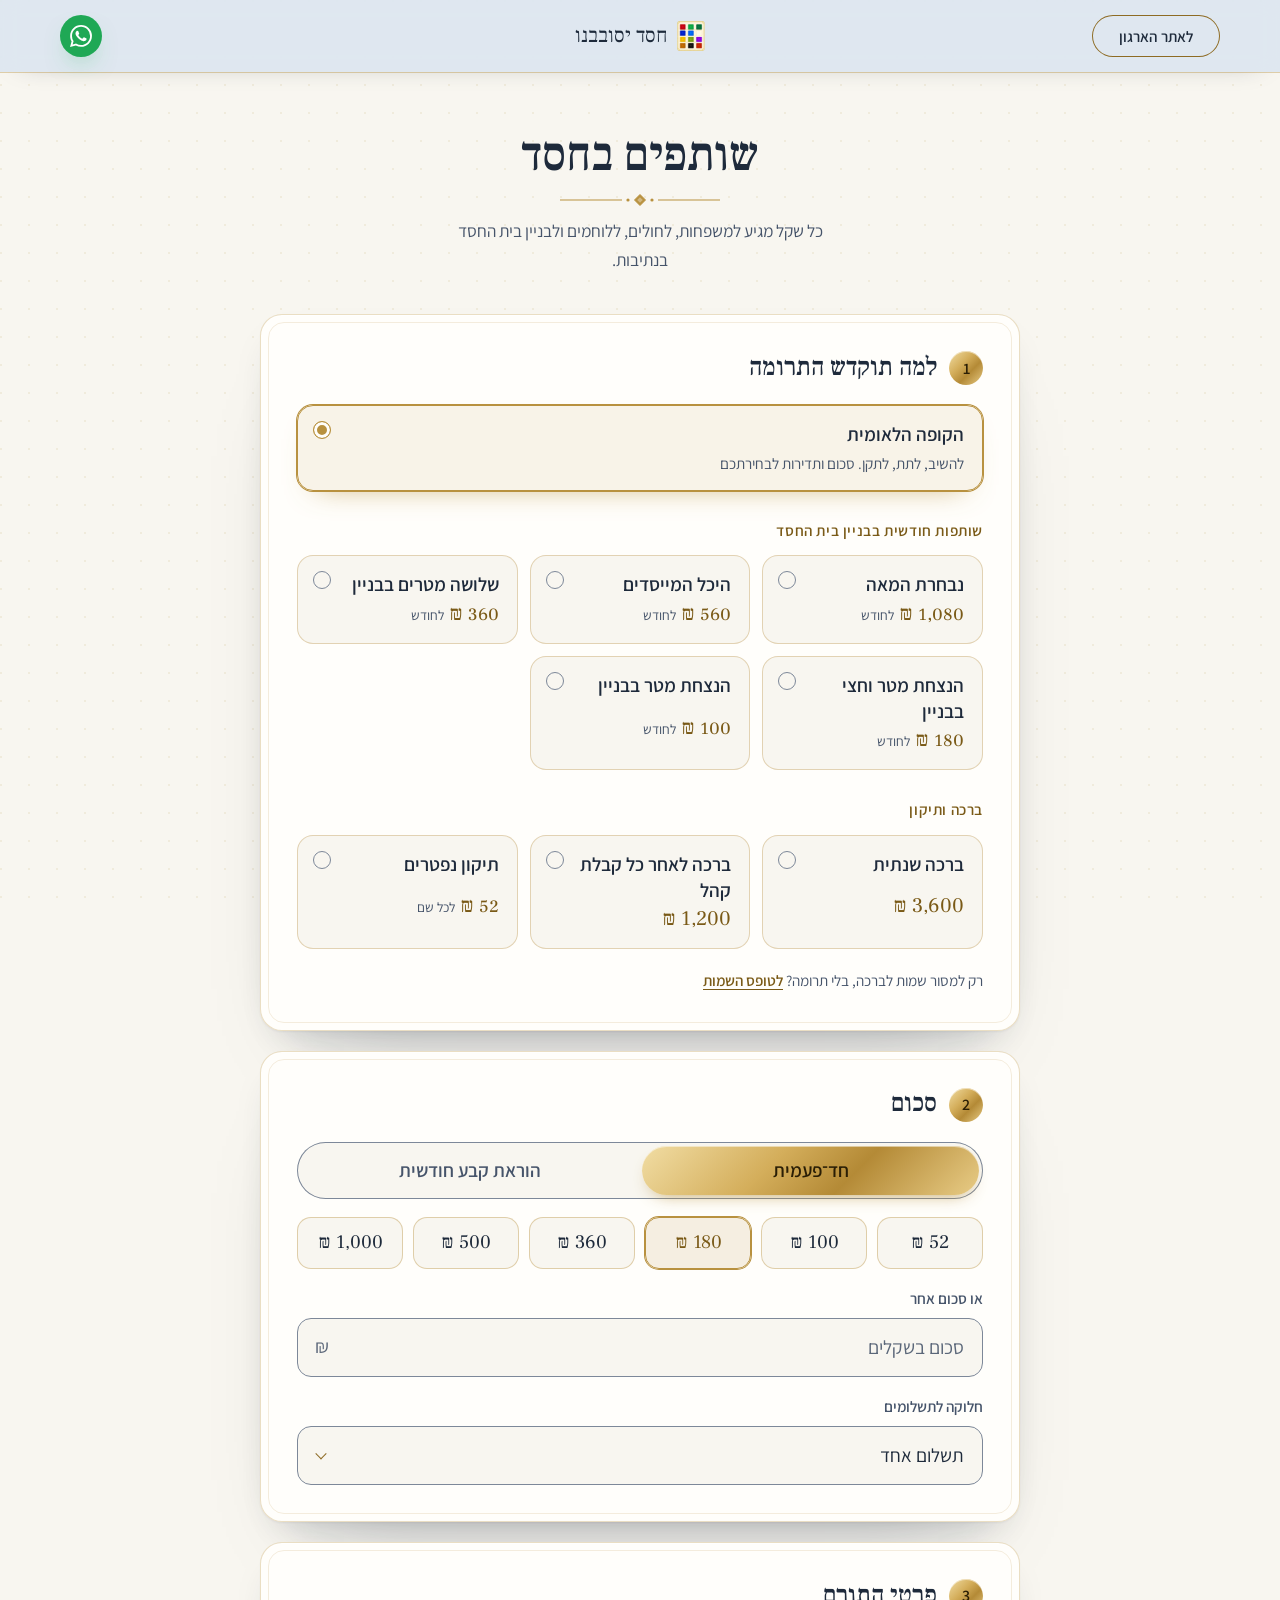
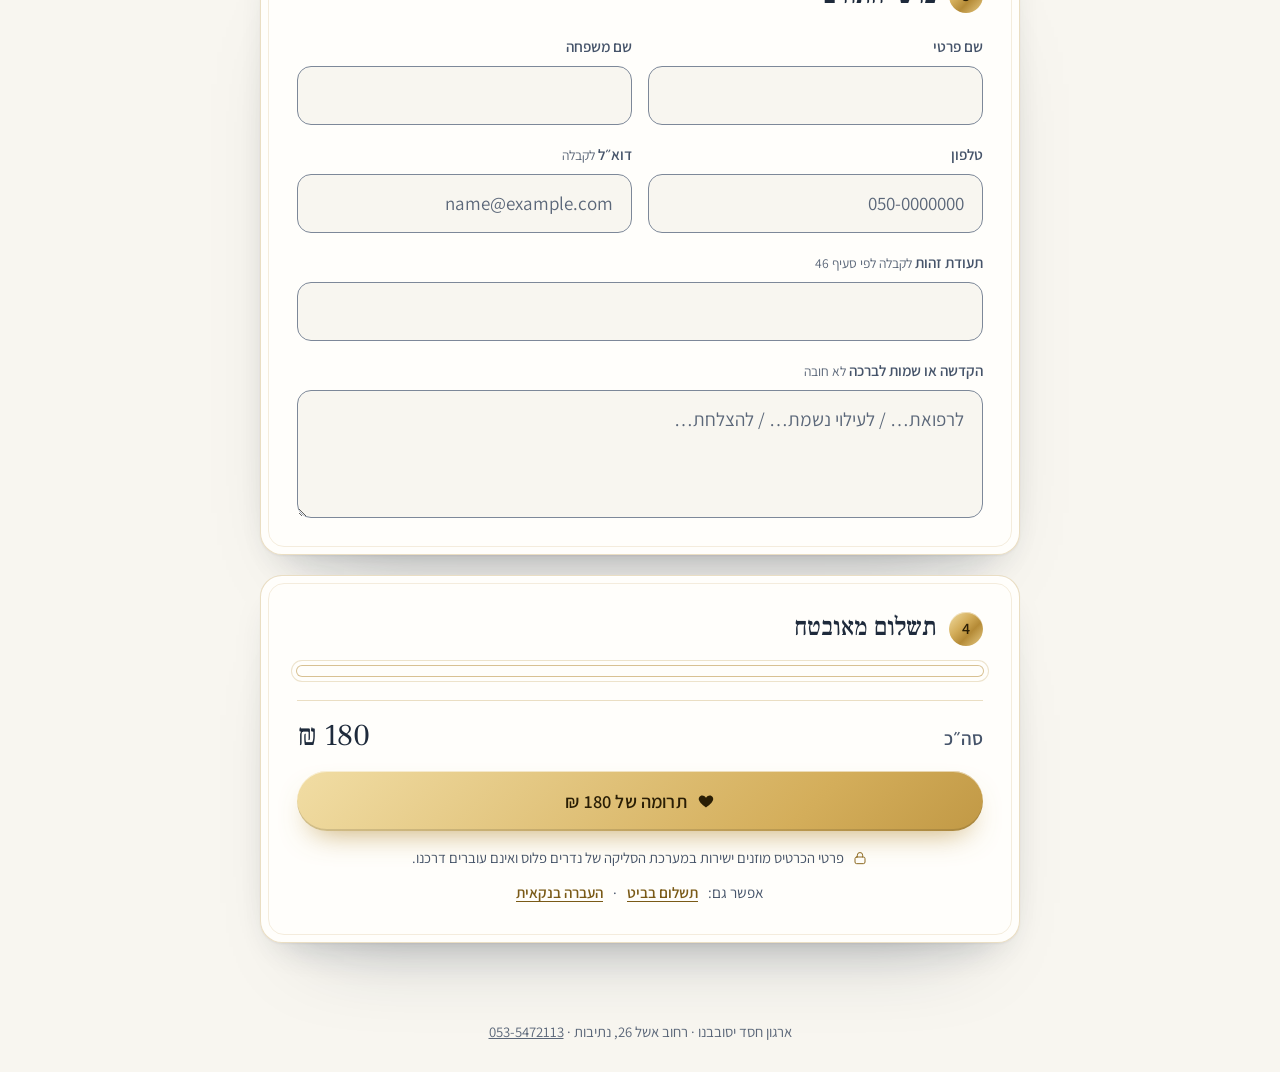
<file: donate/index.html>
<!DOCTYPE html>
<html lang="he" dir="rtl">
<head>
<meta charset="UTF-8">
<meta name="viewport" content="width=device-width, initial-scale=1, viewport-fit=cover">
<title>תרומה | חסד יסובבנו</title>
<meta name="description" content="שותפים במפעל החסד של ארגון חסד יסובבנו: תרומה חד־פעמית או הוראת קבע, בתשלום מאובטח.">
<meta name="theme-color" content="#DCE6F0">
<meta property="og:title" content="שותפים בחסד | חסד יסובבנו">
<meta property="og:description" content="תרומה חד־פעמית או הוראת קבע לארגון חסד יסובבנו, נתיבות">
<meta property="og:type" content="website">
<meta property="og:locale" content="he_IL">
<meta property="og:image" content="../og-image.jpg">
<link rel="icon" href="../favicon-32.png" sizes="32x32" type="image/png">
<link rel="apple-touch-icon" href="../apple-touch-icon.png">
<link rel="preload" href="../assets/fonts/frank-ruhl-libre-hebrew-500-normal.woff2" as="font" type="font/woff2" crossorigin>
<link rel="preload" href="../assets/fonts/assistant-hebrew-400-normal.woff2" as="font" type="font/woff2" crossorigin>
<link rel="preconnect" href="https://www.matara.pro">
<script>
  (function () {
    var d = document.documentElement, p = null, m = null;
    try { p = localStorage.getItem('hy-palette'); m = localStorage.getItem('hy-mode'); } catch (e) {}
    if (p !== 'sky' && p !== 'sage' && p !== 'dusk') p = 'sky';
    if (m !== 'light' && m !== 'dark') m = 'light';
    d.setAttribute('data-palette', p);
    d.setAttribute('data-mode', m);
    d.classList.add('js');
  })();
</script>
<link rel="stylesheet" href="../assets/css/site.css?v=202610082244">
<link rel="stylesheet" href="../assets/css/donate.css?v=202610082244">
<script type="module" src="../assets/js/donate.js?v=202610082244"></script>
</head>
<body class="give-page">
<a class="skip-link" href="#give">דלג לטופס התרומה</a>

<svg class="sprite" aria-hidden="true" focusable="false" xmlns="http://www.w3.org/2000/svg">
  <symbol id="orn" viewBox="0 0 160 14"><g fill="none" stroke="currentColor" stroke-width="1"><path d="M0 7h62M98 7h62"/><path d="M80 1.5l5.5 5.5L80 12.5 74.5 7z" fill="currentColor"/><path d="M80 4.2L82.8 7 80 9.8 77.2 7z" fill="#fff" fill-opacity=".35" stroke="none"/></g><circle cx="68" cy="7" r="1.6" fill="currentColor"/><circle cx="92" cy="7" r="1.6" fill="currentColor"/></symbol>
  <symbol id="i-heart" viewBox="0 0 24 24"><path d="M12 20.6s-7.6-4.6-9.3-9.5C1.6 7.9 3.6 4.6 7 4.6c2 0 3.4 1.1 5 3 1.6-1.9 3-3 5-3 3.4 0 5.4 3.3 4.3 6.5-1.7 4.9-9.3 9.5-9.3 9.5z" fill="currentColor"/></symbol>
  <symbol id="i-lock" viewBox="0 0 24 24"><g fill="none" stroke="currentColor" stroke-width="1.5" stroke-linecap="round" stroke-linejoin="round"><rect x="4.5" y="10.5" width="15" height="10" rx="2.5"/><path d="M8 10.5V7.8a4 4 0 018 0v2.7"/></g></symbol>
  <symbol id="i-check" viewBox="0 0 24 24"><path fill="none" stroke="currentColor" stroke-width="1.8" stroke-linecap="round" stroke-linejoin="round" d="M5 12.5l4.5 4.5L19 7.5"/></symbol>
  <symbol id="i-receipt" viewBox="0 0 24 24"><g fill="none" stroke="currentColor" stroke-width="1.4" stroke-linecap="round" stroke-linejoin="round"><path d="M6 3h12v18l-2-1.5L14 21l-2-1.5L10 21l-2-1.5L6 21z"/><path d="M9 8h6M9 12h6M9 16h4"/></g></symbol>
  <symbol id="i-wa" viewBox="0 0 24 24"><path fill="currentColor" d="M17.472 14.382c-.297-.149-1.758-.867-2.03-.967-.273-.099-.471-.148-.67.15-.197.297-.767.966-.94 1.164-.173.199-.347.223-.644.075-.297-.15-1.255-.463-2.39-1.475-.883-.788-1.48-1.761-1.653-2.059-.173-.297-.018-.458.13-.606.134-.133.298-.347.446-.52.149-.174.198-.298.298-.497.099-.198.05-.371-.025-.52-.075-.149-.669-1.612-.916-2.207-.242-.579-.487-.5-.669-.51-.173-.008-.371-.01-.57-.01-.198 0-.52.074-.792.372-.272.297-1.04 1.016-1.04 2.479 0 1.462 1.065 2.875 1.213 3.074.149.198 2.096 3.2 5.077 4.487.709.306 1.262.489 1.694.625.712.227 1.36.195 1.871.118.571-.085 1.758-.719 2.006-1.413.248-.694.248-1.289.173-1.413-.074-.124-.272-.198-.57-.347m-5.421 7.403h-.004a9.870 9.870 0 01-5.031-1.378l-.361-.214-3.741.982.998-3.648-.235-.374a9.860 9.860 0 01-1.51-5.26c.001-5.45 4.436-9.884 9.888-9.884 2.64 0 5.122 1.03 6.988 2.898a9.825 9.825 0 012.893 6.994c-.003 5.45-4.437 9.884-9.885 9.884m8.413-18.297A11.815 11.815 0 0012.05 0C5.495 0 .16 5.335.157 11.892c0 2.096.547 4.142 1.588 5.945L.057 24l6.305-1.654a11.882 11.882 0 005.683 1.448h.005c6.554 0 11.890-5.335 11.893-11.893a11.821 11.821 0 00-3.48-8.413z"/></symbol>
</svg>

<header class="site-header give-header">
  <div class="header-bar">
    <a class="btn btn--sm btn--line head-pill head-pill--start" href="../">לאתר הארגון</a>
    <a class="give-brand" href="../"><picture><source srcset="../assets/img/mark.webp" type="image/webp"><img src="../assets/img/mark.png" width="28" height="30" alt=""></picture><span>חסד יסובבנו</span></a>
    <a class="icon-btn icon-btn--wa head-wa" href="https://wa.me/972535472113" target="_blank" rel="noopener noreferrer"><svg width="22" height="22" aria-hidden="true"><use href="#i-wa"/></svg><span class="sr-only">שאלה בוואטסאפ</span></a>
  </div>
</header>

<main class="give-main">
  <section class="give-intro">
    <h1 class="title">שותפים בחסד</h1>
    <svg class="orn" aria-hidden="true"><use href="#orn"/></svg>
    <p class="lede">כל שקל מגיע למשפחות, לחולים, ללוחמים ולבניין בית החסד בנתיבות.</p>
  </section>

  <p class="give-test" data-test-banner hidden>מצב בדיקה: מוסד הבדיקות של נדרים פלוס, לא יתבצע חיוב אמיתי</p>

  <form class="give-form" id="give" novalidate>

    <!-- 1 · purpose -->
    <fieldset class="card give-step">
      <legend class="step-title"><span class="step-num" aria-hidden="true">1</span>למה תוקדש התרומה</legend>

      <div class="cat-group">
        <label class="cat cat--wide">
          <input type="radio" name="cat" value="free" checked
                 data-groupe="הקופה הלאומית. להשיב לתת לתקן" data-kind="free">
          <span class="cat-body">
            <span class="cat-name">הקופה הלאומית</span>
            <span class="cat-note">להשיב, לתת, לתקן. סכום ותדירות לבחירתכם</span>
          </span>
        </label>
      </div>

      <p class="cat-head">שותפות חודשית בבניין בית החסד</p>
      <div class="cat-group cat-group--grid">
        <label class="cat">
          <input type="radio" name="cat" value="meah" data-groupe="נבחרת המאה 1080 שח בחודש" data-kind="monthly" data-amount="1080">
          <span class="cat-body"><span class="cat-name">נבחרת המאה</span><span class="cat-price">1,080 ₪ <small>לחודש</small></span></span>
        </label>
        <label class="cat">
          <input type="radio" name="cat" value="meyasdim" data-groupe="היכל המיסדים 560 שח בחודש" data-kind="monthly" data-amount="560">
          <span class="cat-body"><span class="cat-name">היכל המייסדים</span><span class="cat-price">560 ₪ <small>לחודש</small></span></span>
        </label>
        <label class="cat">
          <input type="radio" name="cat" value="3m" data-groupe="שלוש מטרים לבנין 360 שח בחודש" data-kind="monthly" data-amount="360">
          <span class="cat-body"><span class="cat-name">שלושה מטרים בבניין</span><span class="cat-price">360 ₪ <small>לחודש</small></span></span>
        </label>
        <label class="cat">
          <input type="radio" name="cat" value="1.5m" data-groupe="הנצחת מטר וחצי בבנין 180 שח בחודש" data-kind="monthly" data-amount="180">
          <span class="cat-body"><span class="cat-name">הנצחת מטר וחצי בבניין</span><span class="cat-price">180 ₪ <small>לחודש</small></span></span>
        </label>
        <label class="cat">
          <input type="radio" name="cat" value="1m" data-groupe="הנצחת מטר בבנין 100 שח בחודש" data-kind="monthly" data-amount="100">
          <span class="cat-body"><span class="cat-name">הנצחת מטר בבניין</span><span class="cat-price">100 ₪ <small>לחודש</small></span></span>
        </label>
      </div>

      <p class="cat-head">ברכה ותיקון</p>
      <div class="cat-group cat-group--grid">
        <label class="cat">
          <input type="radio" name="cat" value="shnatit" data-groupe="ברכה שנתית 3600" data-kind="once" data-amount="3600">
          <span class="cat-body"><span class="cat-name">ברכה שנתית</span><span class="cat-price">3,600 ₪</span></span>
        </label>
        <label class="cat">
          <input type="radio" name="cat" value="kabala" data-groupe="ברכה לאחר כל קבלת קהל 1200" data-kind="once" data-amount="1200">
          <span class="cat-body"><span class="cat-name">ברכה לאחר כל קבלת קהל</span><span class="cat-price">1,200 ₪</span></span>
        </label>
        <label class="cat">
          <input type="radio" name="cat" value="niftarim" data-groupe='תיקון נפטרים 52 ש"ח לשם' data-kind="perName" data-amount="52">
          <span class="cat-body"><span class="cat-name">תיקון נפטרים</span><span class="cat-price">52 ₪ <small>לכל שם</small></span></span>
        </label>
      </div>
      <div data-extra-cats hidden>
        <p class="cat-head">מטרות נוספות</p>
        <div class="cat-group cat-group--grid" data-extra-grid></div>
      </div>
      <p class="cat-aside">רק למסור שמות לברכה, בלי תרומה? <a href="https://www.matara.pro/nedarimplus/Forms/2718.html?Version=1&amp;FromMosadId=5776132" target="_blank" rel="noopener noreferrer">לטופס השמות</a></p>
    </fieldset>

    <!-- 2 · amount -->
    <fieldset class="card give-step" data-amount-step>
      <legend class="step-title"><span class="step-num" aria-hidden="true">2</span>סכום</legend>

      <div class="freq" role="radiogroup" aria-label="סוג התרומה" data-freq-group>
        <label class="freq-opt"><input type="radio" name="freq" value="once" checked><span>חד־פעמית</span></label>
        <label class="freq-opt"><input type="radio" name="freq" value="monthly"><span>הוראת קבע חודשית</span></label>
      </div>

      <div class="chips" data-chips>
        <label class="chip"><input type="radio" name="chip" value="52"><span>52 ₪</span></label>
        <label class="chip"><input type="radio" name="chip" value="100"><span>100 ₪</span></label>
        <label class="chip"><input type="radio" name="chip" value="180" checked><span>180 ₪</span></label>
        <label class="chip"><input type="radio" name="chip" value="360"><span>360 ₪</span></label>
        <label class="chip"><input type="radio" name="chip" value="500"><span>500 ₪</span></label>
        <label class="chip"><input type="radio" name="chip" value="1000"><span>1,000 ₪</span></label>
      </div>
      <div class="field field--amount" data-custom-amount>
        <label for="g-amount">או סכום אחר</label>
        <div class="amount-wrap"><input id="g-amount" name="amount" type="text" inputmode="numeric" autocomplete="off" placeholder="סכום בשקלים" aria-describedby="g-amount-err"><span class="amount-cur" aria-hidden="true">₪</span></div>
        <p class="field-err" id="g-amount-err" data-err-for="amount"></p>
      </div>

      <div class="fixed-amount" data-fixed-amount hidden>
        <span class="fixed-label" data-fixed-label></span>
        <span class="fixed-sum" data-fixed-sum></span>
      </div>

      <div class="field" data-names-field hidden>
        <label for="g-names">שמות הנפטרים (שם אחד בכל שורה)</label>
        <textarea id="g-names" name="names" rows="4" placeholder="פלוני בן פלונית" aria-describedby="g-names-err"></textarea>
        <p class="field-err" id="g-names-err" data-err-for="names"></p>
      </div>

      <div class="row-2">
        <div class="field" data-payments-field>
          <label for="g-payments">חלוקה לתשלומים</label>
          <div class="select"><select id="g-payments" name="payments">
            <option value="1">תשלום אחד</option>
            <option value="2">2 תשלומים</option><option value="3">3 תשלומים</option><option value="4">4 תשלומים</option>
            <option value="5">5 תשלומים</option><option value="6">6 תשלומים</option><option value="10">10 תשלומים</option>
            <option value="12">12 תשלומים</option>
          </select></div>
        </div>
        <div class="field" data-months-field hidden>
          <label for="g-months">משך הוראת הקבע</label>
          <div class="select"><select id="g-months" name="months">
            <option value="">ללא הגבלה</option>
            <option value="12">12 חודשים</option>
            <option value="24">24 חודשים</option>
            <option value="36">36 חודשים</option>
            <option value="48">48 חודשים</option>
          </select></div>
        </div>
      </div>
    </fieldset>

    <!-- 3 · donor -->
    <fieldset class="card give-step">
      <legend class="step-title"><span class="step-num" aria-hidden="true">3</span>פרטי התורם</legend>
      <div class="row-2">
        <div class="field"><label for="g-first">שם פרטי</label><input id="g-first" name="first" type="text" autocomplete="given-name" maxlength="50" required aria-describedby="g-first-err"><p class="field-err" id="g-first-err" data-err-for="first"></p></div>
        <div class="field"><label for="g-last">שם משפחה</label><input id="g-last" name="last" type="text" autocomplete="family-name" maxlength="50" required aria-describedby="g-last-err"><p class="field-err" id="g-last-err" data-err-for="last"></p></div>
      </div>
      <div class="row-2">
        <div class="field"><label for="g-phone">טלפון</label><input id="g-phone" name="phone" type="tel" autocomplete="tel" inputmode="tel" dir="ltr" maxlength="20" placeholder="050-0000000" required aria-describedby="g-phone-err"><p class="field-err" id="g-phone-err" data-err-for="phone"></p></div>
        <div class="field"><label for="g-mail">דוא״ל <span class="opt">לקבלה</span></label><input id="g-mail" name="mail" type="email" autocomplete="email" dir="ltr" maxlength="50" placeholder="name@example.com" aria-describedby="g-mail-err"><p class="field-err" id="g-mail-err" data-err-for="mail"></p></div>
      </div>
      <div class="field"><label for="g-zeout">תעודת זהות <span class="opt" data-zeout-opt>לקבלה לפי סעיף 46</span></label><input id="g-zeout" name="zeout" type="text" inputmode="numeric" autocomplete="off" dir="ltr" maxlength="9" aria-describedby="g-zeout-err"><p class="field-err" id="g-zeout-err" data-err-for="zeout"></p></div>
      <div class="field" data-dedication-field><label for="g-comment">הקדשה או שמות לברכה <span class="opt">לא חובה</span></label><textarea id="g-comment" name="comment" rows="2" maxlength="250" placeholder="לרפואת… / לעילוי נשמת… / להצלחת…"></textarea></div>
    </fieldset>

    <!-- 4 · payment -->
    <fieldset class="card give-step give-pay">
      <legend class="step-title"><span class="step-num" aria-hidden="true">4</span>תשלום מאובטח</legend>

      <div class="card-slip" data-card-slip>
        <iframe id="NedarimFrame" title="פרטי כרטיס אשראי, נדרים פלוס" scrolling="no"></iframe>
        <p class="slip-loading" data-slip-loading>טוען טופס תשלום מאובטח…</p>
      </div>
      <p class="field-err field-err--card" data-err-for="card"></p>

      <div class="summary" aria-live="polite">
        <span class="summary-label">סה״כ</span>
        <span class="summary-sum" data-summary></span>
      </div>

      <button class="btn btn--lg btn--block give-submit" type="submit" data-submit>
        <svg width="18" height="18" aria-hidden="true"><use href="#i-heart"/></svg><span data-submit-label>לתרומה</span>
      </button>
      <p class="form-alert" role="alert" data-form-alert></p>

      <p class="secure-note"><svg width="16" height="16" aria-hidden="true"><use href="#i-lock"/></svg>פרטי הכרטיס מוזנים ישירות במערכת הסליקה של נדרים פלוס ואינם עוברים דרכנו.</p>
      <p class="alt-pay" data-alt-pay>אפשר גם: <a href="#" data-alt="bit">תשלום בביט</a><span aria-hidden="true">·</span><a href="#" data-alt="transfer">העברה בנקאית</a></p>
    </fieldset>
  </form>

  <!-- thanks -->
  <section class="card give-thanks" data-thanks tabindex="-1" hidden aria-labelledby="thanks-title">
    <span class="medal"><svg width="30" height="30" aria-hidden="true"><use href="#i-check"/></svg></span>
    <h2 class="title" id="thanks-title" data-thanks-title>תודה רבה!</h2>
    <svg class="orn" aria-hidden="true"><use href="#orn"/></svg>
    <p class="thanks-sum" data-thanks-sum></p>
    <p class="thanks-meta" data-thanks-meta></p>
    <p class="thanks-receipt" data-thanks-receipt hidden><svg width="18" height="18" aria-hidden="true"><use href="#i-receipt"/></svg>קבלה על התרומה תישלח לדוא״ל שהזנתם.</p>
    <p class="thanks-verse">וְהַבּוֹטֵחַ בַּה' חֶסֶד יְסוֹבְבֶנּוּ</p>
    <div class="thanks-actions">
      <a class="btn" data-share target="_blank" rel="noopener noreferrer"><svg width="18" height="18" aria-hidden="true"><use href="#i-wa"/></svg>שתפו חברים</a>
      <a class="btn btn--line" href="../">חזרה לאתר</a>
    </div>
  </section>
</main>

<footer class="give-foot">
  <p>ארגון חסד יסובבנו · רחוב אשל 26, נתיבות · <a href="tel:0535472113" dir="ltr">053-5472113</a></p>
</footer>
</body>
</html>
</file>
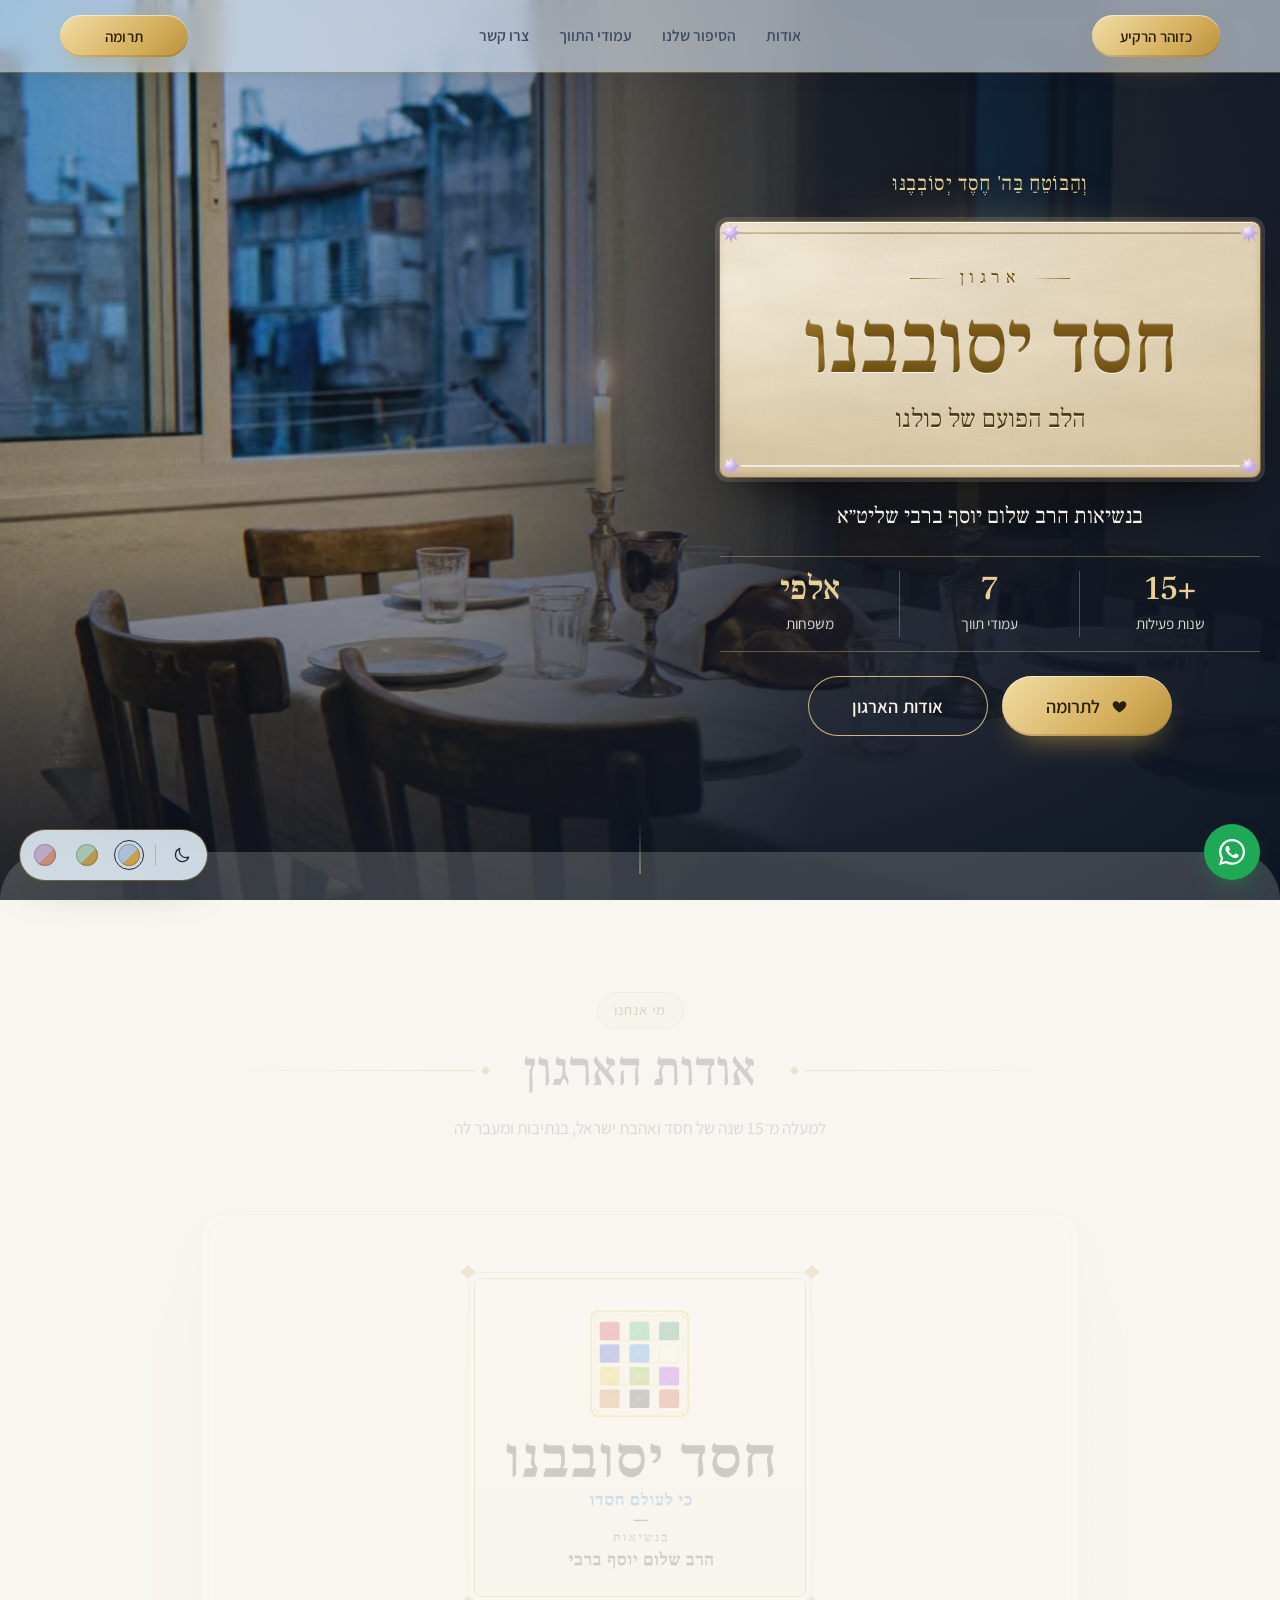
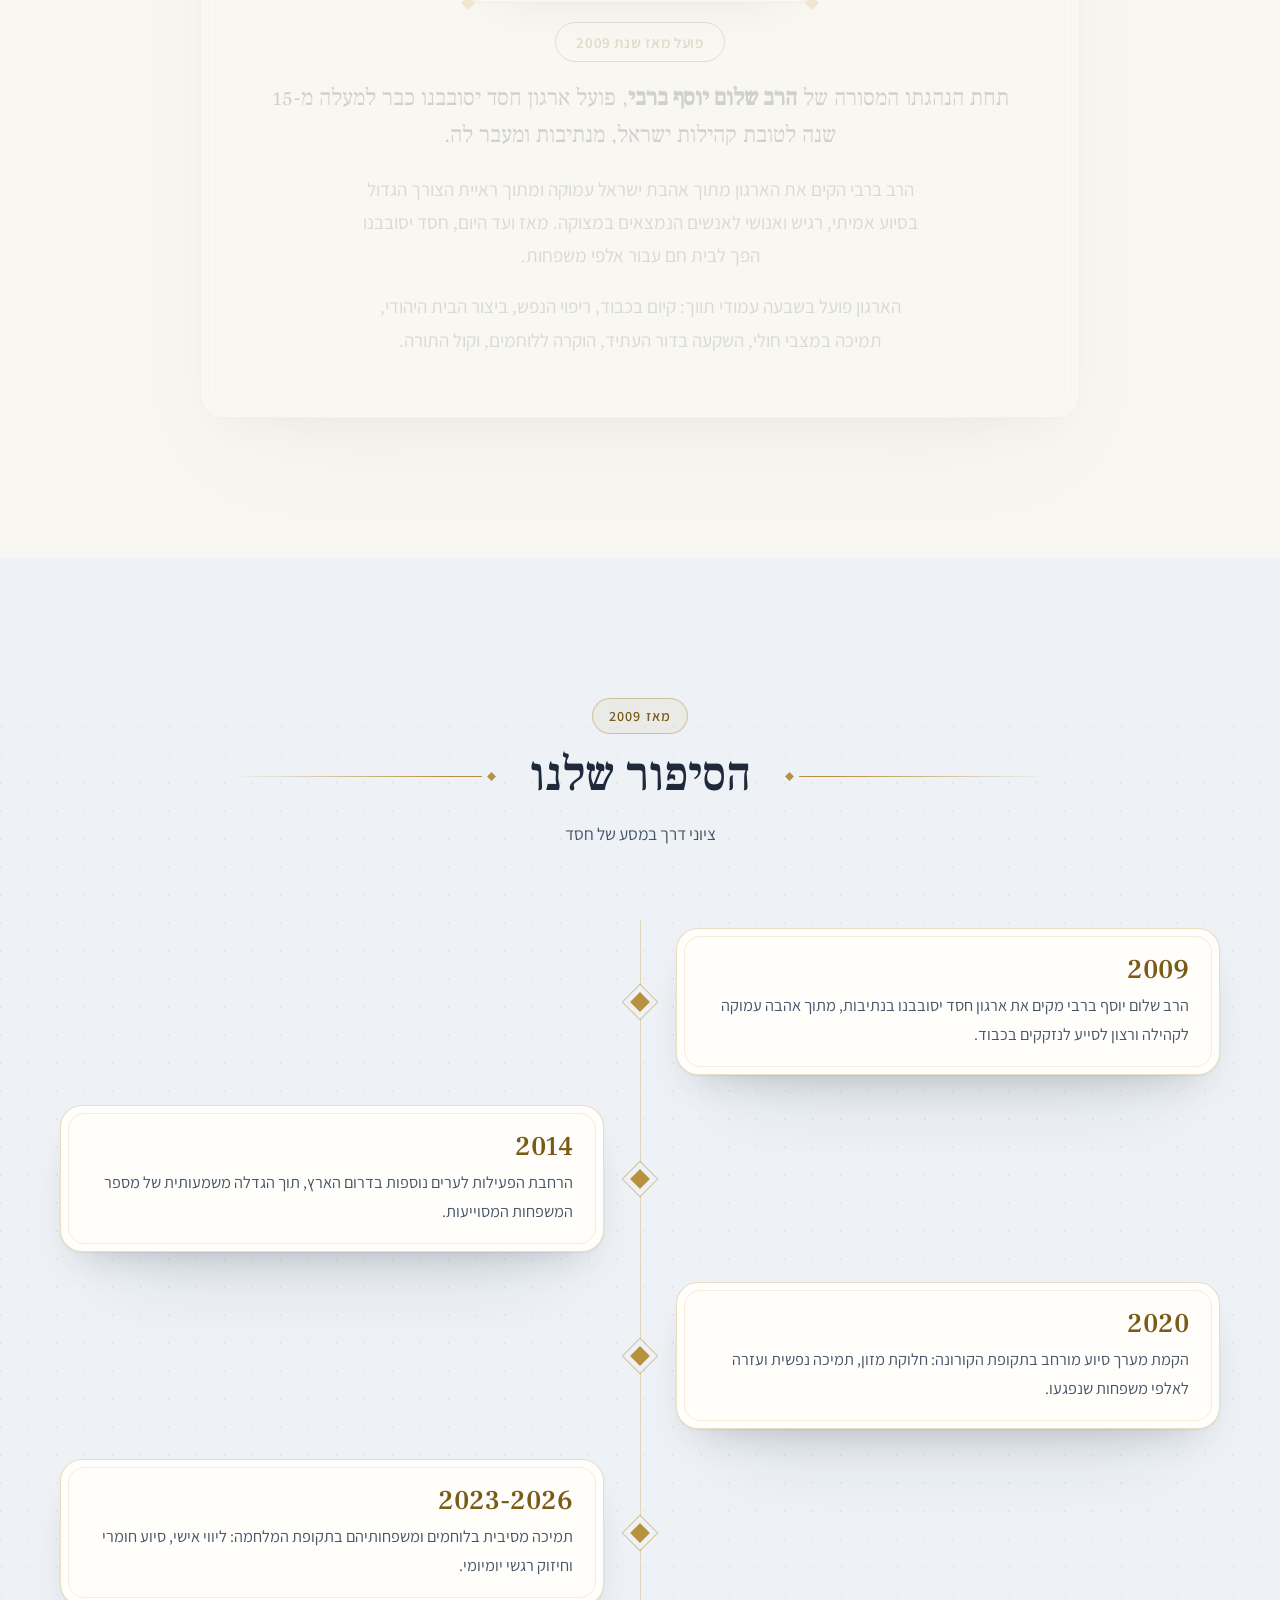
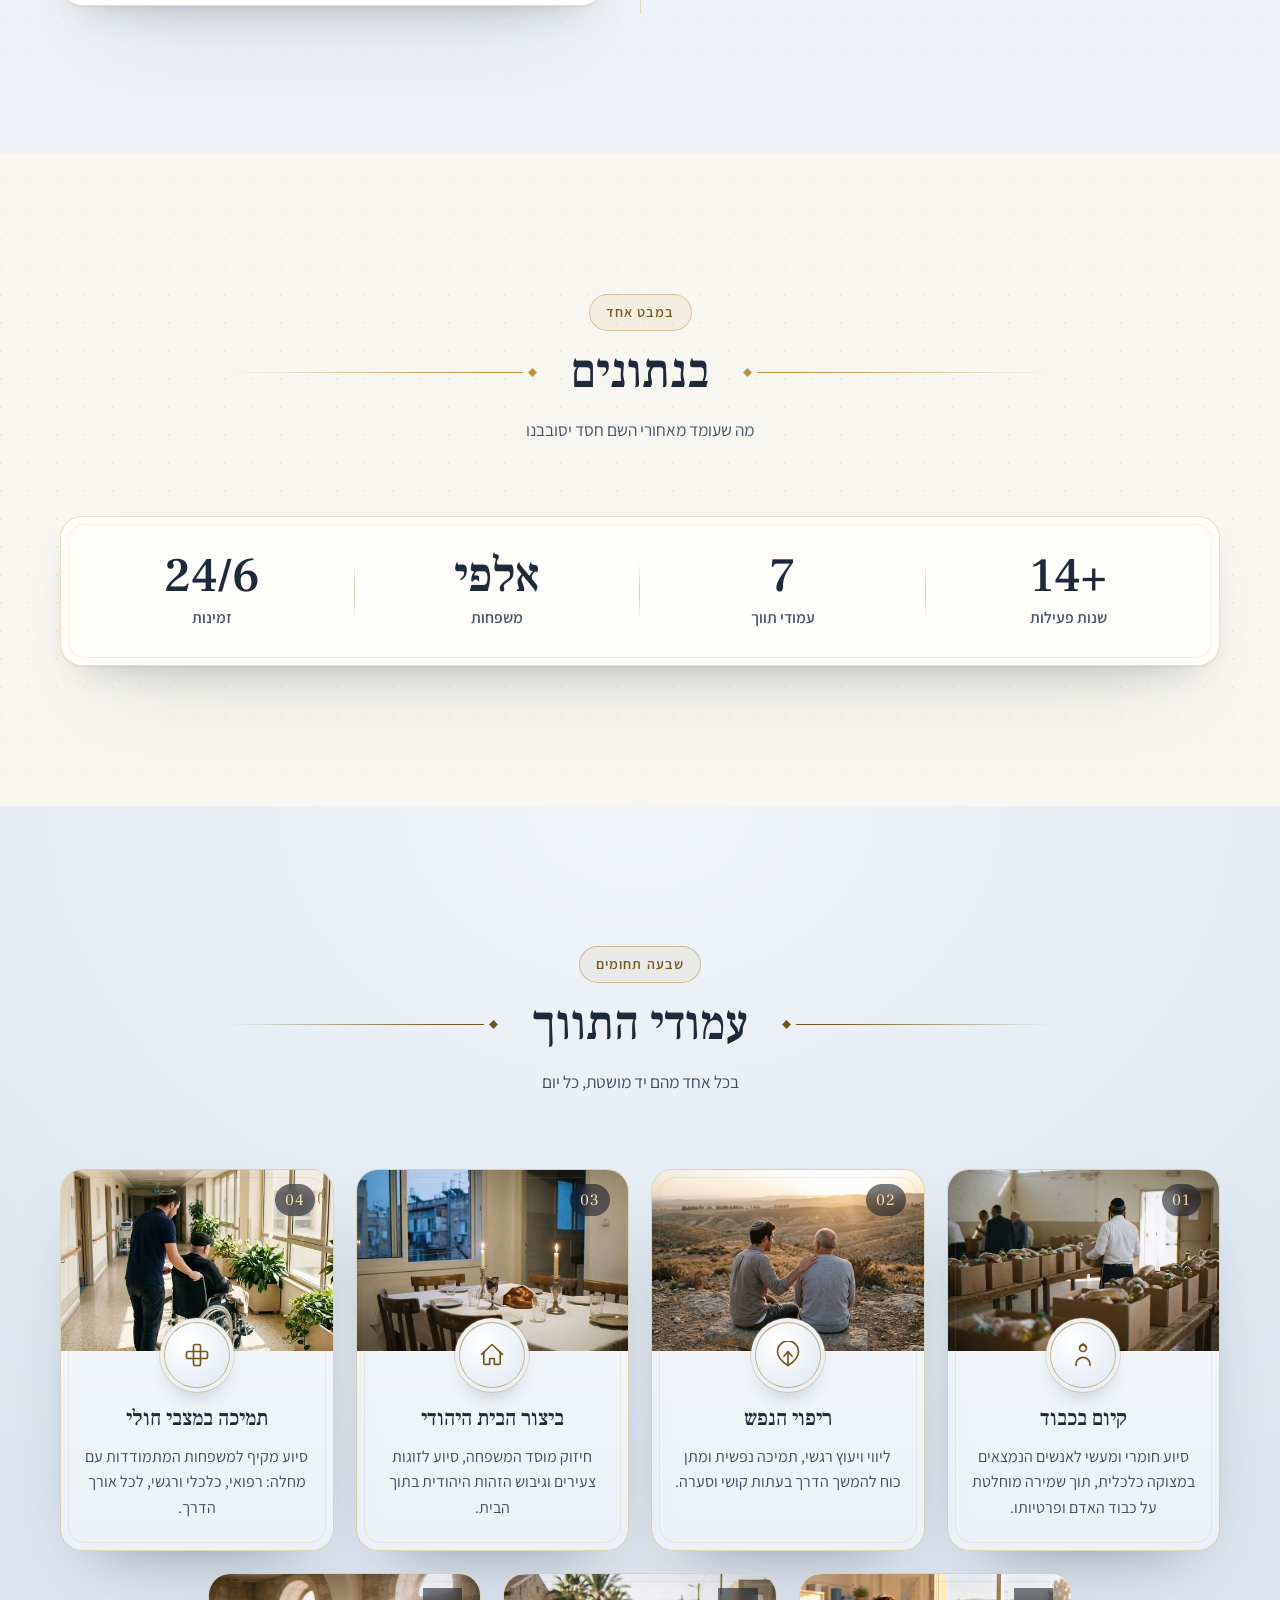
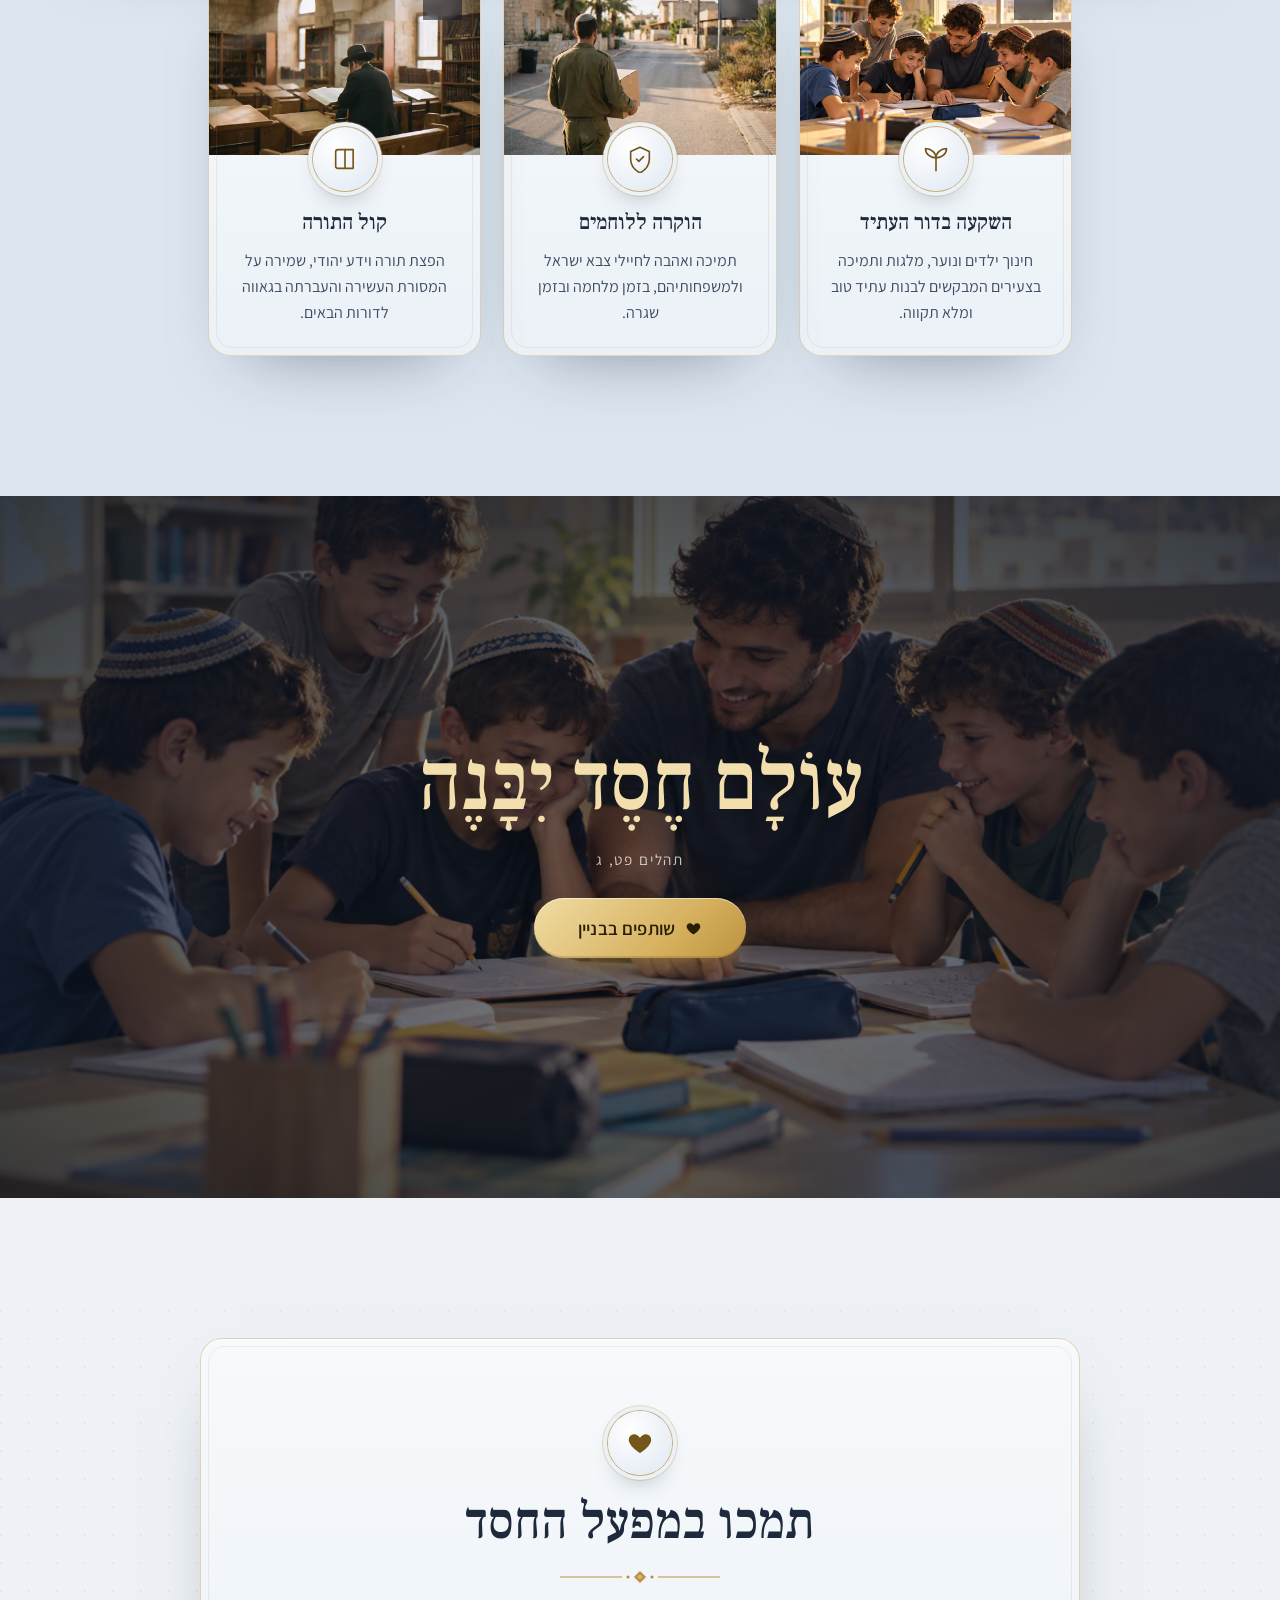
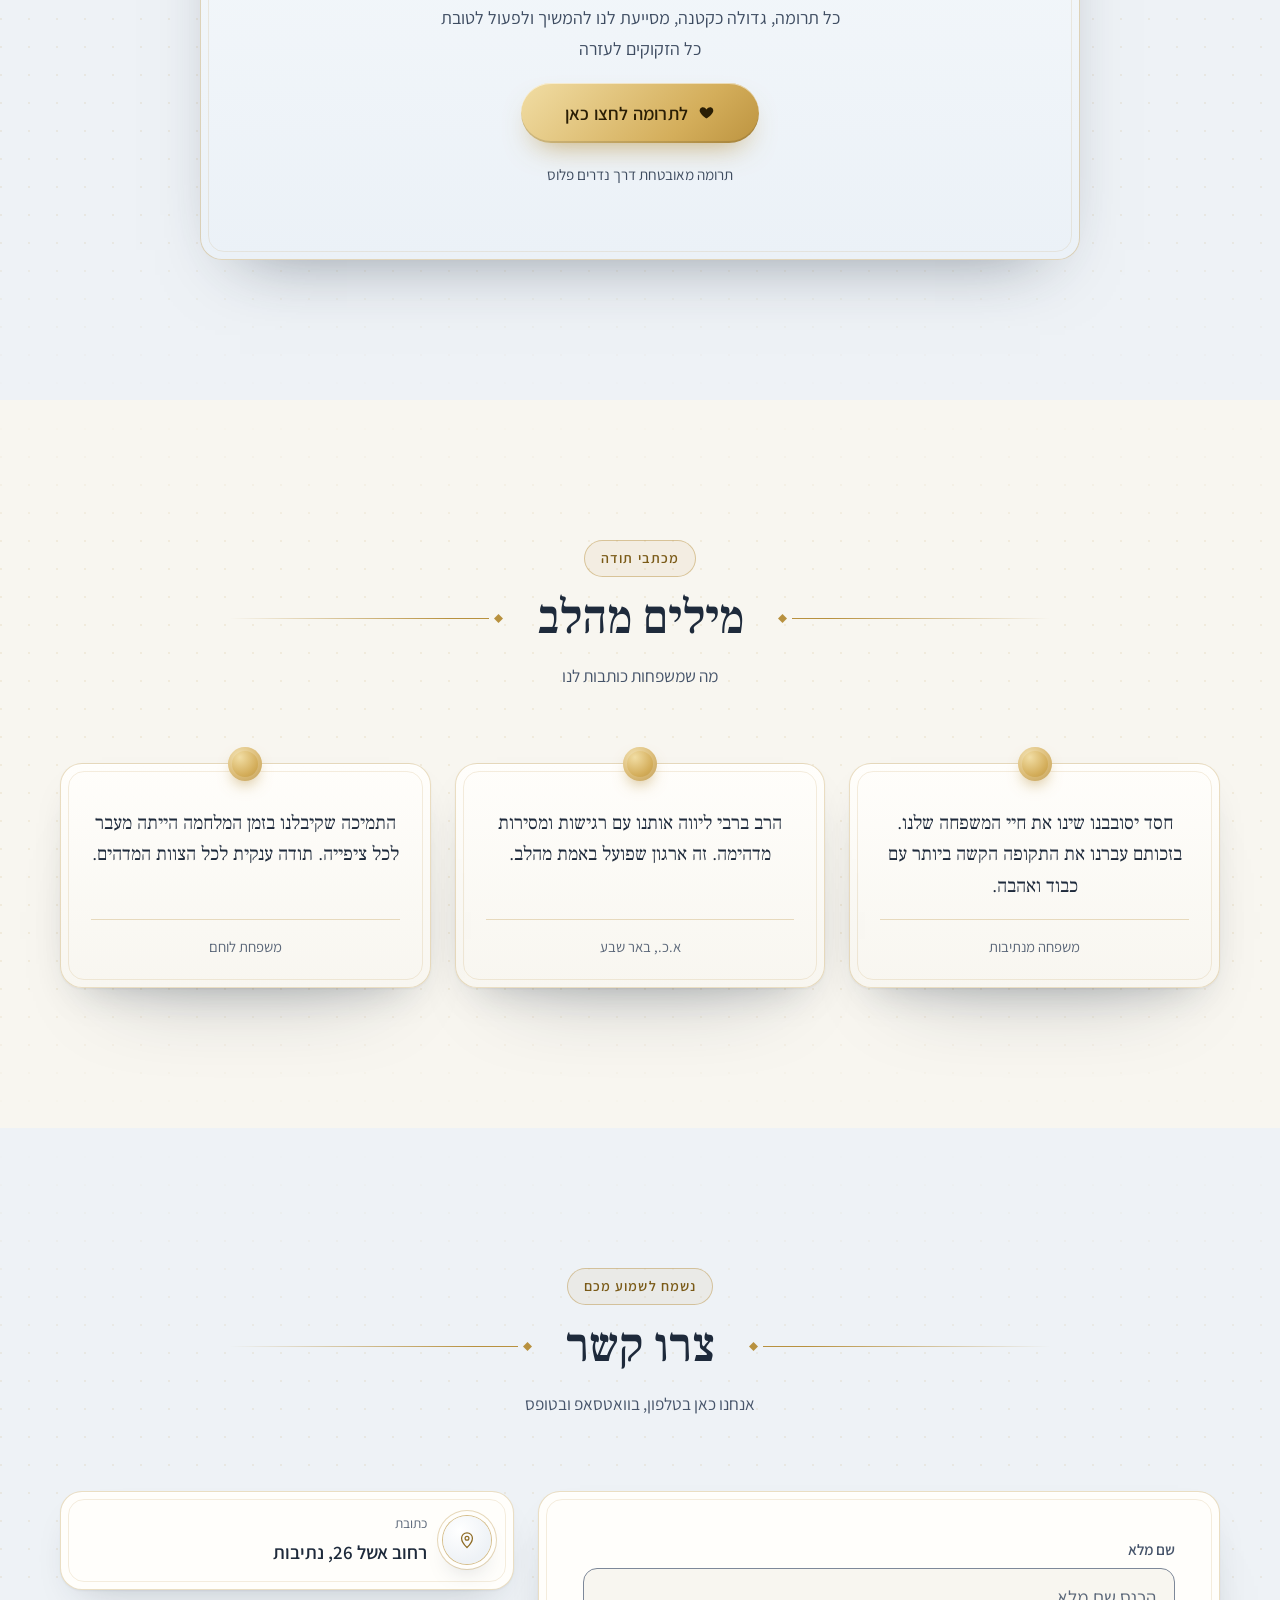
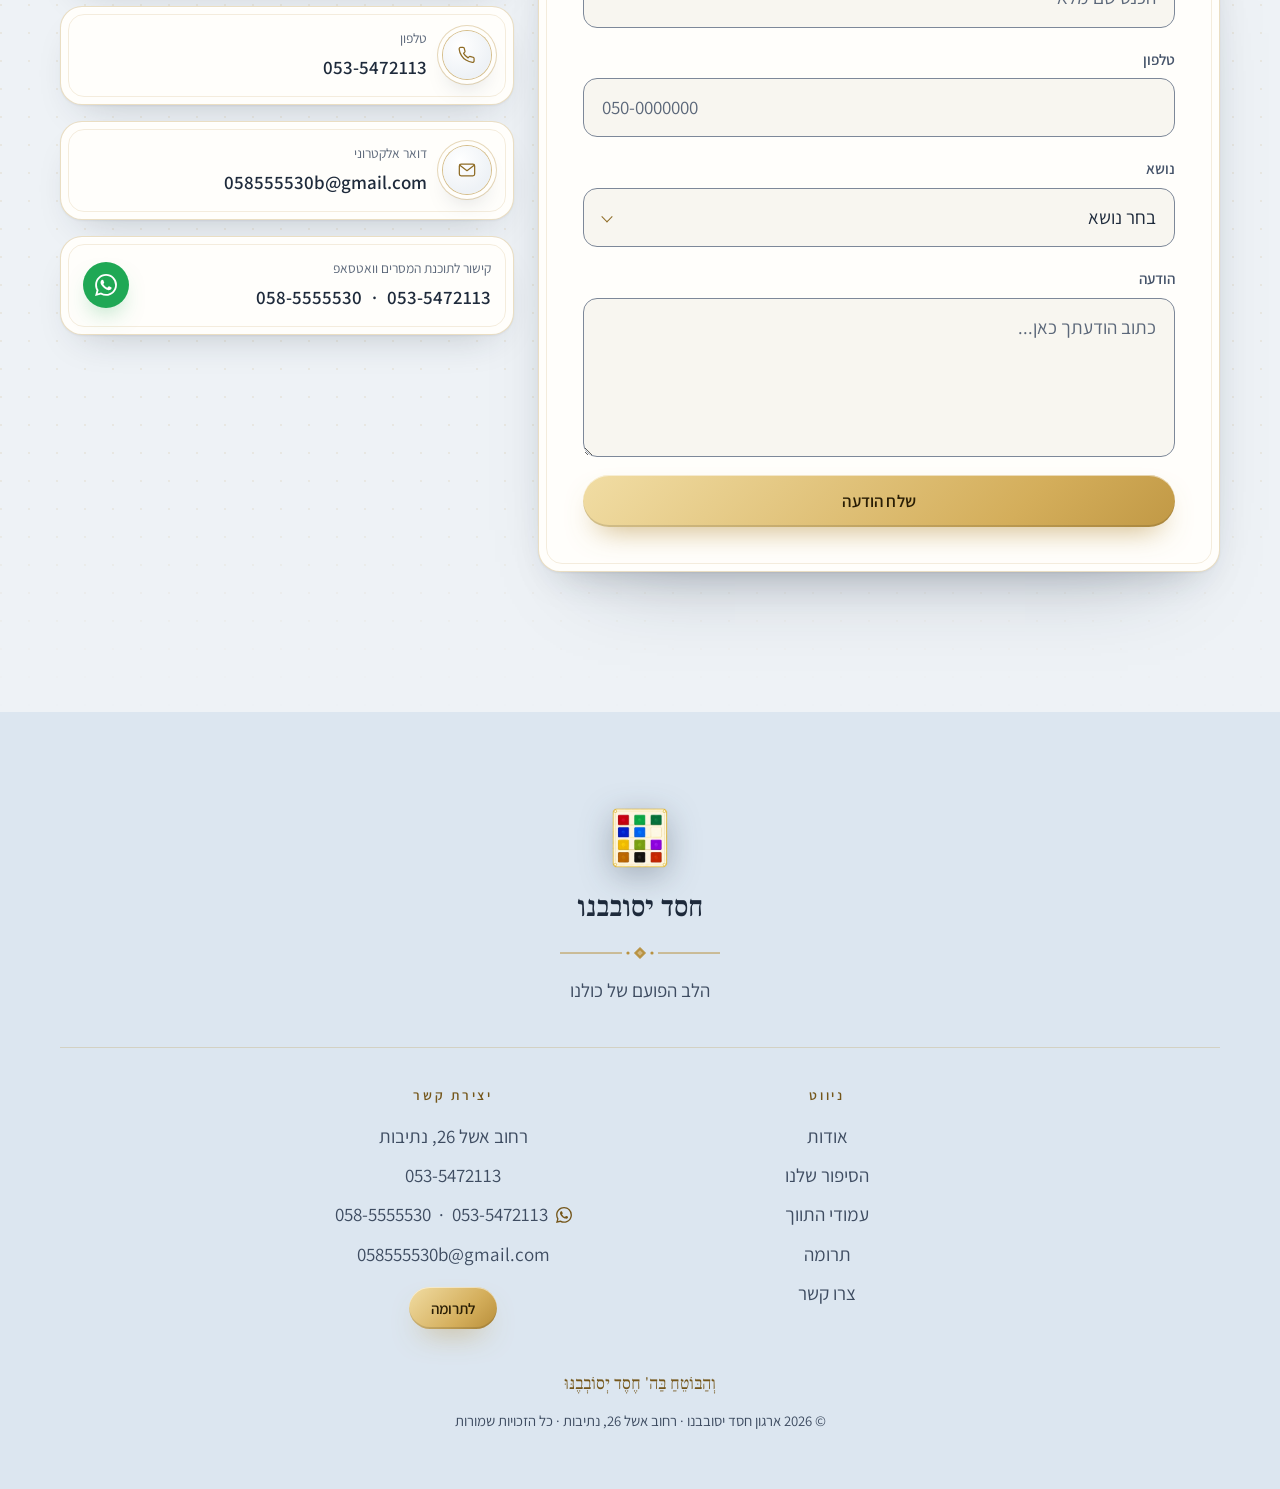
<file: hesed-landing/index.html>
<!DOCTYPE html>
<html lang="he" dir="rtl">
<head>
<meta charset="UTF-8">
<meta name="viewport" content="width=device-width, initial-scale=1">
<title>חסד יסובבנו — הלב הפועם של כולנו</title>
<meta name="robots" content="noindex">
<link rel="canonical" href="../">
<meta http-equiv="refresh" content="0; url=../">
<script>location.replace('../' + location.hash);</script>
</head>
<body>
<p><a href="../">חסד יסובבנו — הלב הפועם של כולנו</a></p>
</body>
</html>
</file>
<file: assets/css/site.css>
/* חסד יסובבנו — royal edition: night, ivory, gold */

/* ---------- fonts ---------- */
@font-face { font-family: 'Frank Ruhl Libre'; font-style: normal; font-weight: 400; font-display: swap; src: url(../fonts/frank-ruhl-libre-hebrew-400-normal.woff2) format('woff2'); unicode-range: U+0307-0308, U+0590-05FF, U+200C-2010, U+20AA, U+25CC, U+FB1D-FB4F; }
@font-face { font-family: 'Frank Ruhl Libre'; font-style: normal; font-weight: 400; font-display: swap; src: url(../fonts/frank-ruhl-libre-latin-400-normal.woff2) format('woff2'); unicode-range: U+0000-00FF, U+0131, U+0152-0153, U+02BB-02BC, U+02C6, U+02DA, U+02DC, U+2000-206F, U+2074, U+20AC, U+2122, U+2191, U+2193, U+2212, U+2215, U+FEFF, U+FFFD; }
@font-face { font-family: 'Frank Ruhl Libre'; font-style: normal; font-weight: 500; font-display: swap; src: url(../fonts/frank-ruhl-libre-hebrew-500-normal.woff2) format('woff2'); unicode-range: U+0307-0308, U+0590-05FF, U+200C-2010, U+20AA, U+25CC, U+FB1D-FB4F; }
@font-face { font-family: 'Frank Ruhl Libre'; font-style: normal; font-weight: 500; font-display: swap; src: url(../fonts/frank-ruhl-libre-latin-500-normal.woff2) format('woff2'); unicode-range: U+0000-00FF, U+0131, U+0152-0153, U+02BB-02BC, U+02C6, U+02DA, U+02DC, U+2000-206F, U+2074, U+20AC, U+2122, U+2191, U+2193, U+2212, U+2215, U+FEFF, U+FFFD; }
@font-face { font-family: 'Assistant'; font-style: normal; font-weight: 400; font-display: swap; src: url(../fonts/assistant-hebrew-400-normal.woff2) format('woff2'); unicode-range: U+0307-0308, U+0590-05FF, U+200C-2010, U+20AA, U+25CC, U+FB1D-FB4F; }
@font-face { font-family: 'Assistant'; font-style: normal; font-weight: 400; font-display: swap; src: url(../fonts/assistant-latin-400-normal.woff2) format('woff2'); unicode-range: U+0000-00FF, U+0131, U+0152-0153, U+02BB-02BC, U+02C6, U+02DA, U+02DC, U+2000-206F, U+2074, U+20AC, U+2122, U+2191, U+2193, U+2212, U+2215, U+FEFF, U+FFFD; }
@font-face { font-family: 'Assistant'; font-style: normal; font-weight: 600; font-display: swap; src: url(../fonts/assistant-hebrew-600-normal.woff2) format('woff2'); unicode-range: U+0307-0308, U+0590-05FF, U+200C-2010, U+20AA, U+25CC, U+FB1D-FB4F; }
@font-face { font-family: 'Assistant'; font-style: normal; font-weight: 600; font-display: swap; src: url(../fonts/assistant-latin-600-normal.woff2) format('woff2'); unicode-range: U+0000-00FF, U+0131, U+0152-0153, U+02BB-02BC, U+02C6, U+02DA, U+02DC, U+2000-206F, U+2074, U+20AC, U+2122, U+2191, U+2193, U+2212, U+2215, U+FEFF, U+FFFD; }

/* ---------- palettes: 3 palettes × light / dark. "night" = the band surfaces (hero, pillars, footer) ---------- */
/* every text pair here is checked to WCAG 2.2 AA by tools/contrast-check.cjs */

/* 1 · כחול עדין — powder blue, ivory, gold */
:root, :root[data-palette="sky"] {
  color-scheme: light;
  --ivory: #F8F6F0; --ivory-2: #EEF2F6; --paper: #FFFEFB;
  --ink: #1E2A3B; --ink-2: #46546A; --ink-3: #5B6779;
  --night: #DCE6F0; --night-2: #E6EDF5; --night-3: #F1F5F9; --night-rgb: 220 230 240;
  --on-night: #1E2A3B; --on-night-2: #3E4C61;
  --band-card-1: #F7FAFC; --band-card-2: #EBF1F7;
  --medal-1: #FFFFFF; --medal-2: #EEF2F6; --bmedal-1: #FFFFFF; --bmedal-2: #E6EDF5;
  --gold: #B8913F; --gold-lo: #8E6B24; --gold-ink: #7A5A17; --gold-hi: #74561A; --gold-rgb: 184 145 63;
  --g1: #F1DDA4; --g2: #D4AE5B; --g3: #B48A36; --g4: #E8CC86; --on-gold: #2A1E05;
  --title-1: #1E2A3B; --title-2: #6E5418;
  --field-bg: #F8F6F0; --field-border: #7D8899;
  --ok: #2F6B3F; --danger: #B3263A;
  --shadow-rgb: 30 42 59; --sheen: rgb(255 255 255 / .9);
  --dust: #B08A3E;
}
:root[data-palette="sky"][data-mode="dark"] {
  color-scheme: dark;
  --ivory: #151B26; --ivory-2: #1A2130; --paper: #1F2838;
  --ink: #EEF1F5; --ink-2: #C5CCD7; --ink-3: #A3ADBC;
  --night: #263346; --night-2: #2C3A50; --night-3: #34455F; --night-rgb: 38 51 70;
  --on-night: #F5F2EA; --on-night-2: #CDD4DF;
  --band-card-1: #31405A; --band-card-2: #2A374D;
  --medal-1: #2A3549; --medal-2: #1F2838; --bmedal-1: #3A4B68; --bmedal-2: #2A374D;
  --gold: #CBA65A; --gold-lo: #D9B970; --gold-ink: #E3C887; --gold-hi: #E8D29C; --gold-rgb: 203 166 90;
  --title-1: #FFFFFF; --title-2: #E2C47E;
  --field-bg: #151B26; --field-border: #6F7B8E;
  --ok: #8FD3A0; --danger: #FF9AA6;
  --shadow-rgb: 0 0 0; --sheen: rgb(255 255 255 / .05);
  --dust: #F0D58E;
}

/* 2 · ירוק מרווה — sage, linen, brass */
:root[data-palette="sage"] {
  color-scheme: light;
  --ivory: #F7F6EF; --ivory-2: #EDF2EC; --paper: #FFFEFA;
  --ink: #1F2B25; --ink-2: #46554C; --ink-3: #5A6A60;
  --night: #DCE7DD; --night-2: #E6EEE6; --night-3: #F1F6F0; --night-rgb: 220 231 221;
  --on-night: #1F2B25; --on-night-2: #3F5046;
  --band-card-1: #F7FAF6; --band-card-2: #EBF2EB;
  --medal-1: #FFFFFF; --medal-2: #EDF2EC; --bmedal-1: #FFFFFF; --bmedal-2: #E6EEE6;
  --gold: #A88A3E; --gold-lo: #83681F; --gold-ink: #6F5714; --gold-hi: #6A5313; --gold-rgb: 168 138 62;
  --g1: #EFE2AE; --g2: #CDB062; --g3: #A98C3A; --g4: #E2CF8A; --on-gold: #261D06;
  --title-1: #1F2B25; --title-2: #66501A;
  --field-bg: #F7F6EF; --field-border: #7B887F;
  --ok: #2F6B3F; --danger: #B3263A;
  --shadow-rgb: 31 43 37; --sheen: rgb(255 255 255 / .9);
  --dust: #A88A3E;
}
/* dark: every palette shares one night; the palette lives in its stone — emerald (ברקת) set in brass */
:root[data-palette="sage"][data-mode="dark"] {
  color-scheme: dark;
  --ivory: #151B26; --ivory-2: #1A2130; --paper: #1F2838;
  --ink: #EEF1F5; --ink-2: #C5CCD7; --ink-3: #A3ADBC;
  --night: #263346; --night-2: #2C3A50; --night-3: #34455F; --night-rgb: 38 51 70;
  --on-night: #F5F2EA; --on-night-2: #CDD4DF;
  --band-card-1: #31405A; --band-card-2: #2A374D;
  --medal-1: #2A3549; --medal-2: #1F2838; --bmedal-1: #3A4B68; --bmedal-2: #2A374D;
  --gold: #4CC596; --gold-lo: #5FD3A5; --gold-ink: #7FDDB5; --gold-hi: #9BE6C6; --gold-rgb: 76 197 150;
  --title-1: #FFFFFF; --title-2: #A8E8CB;
  --field-bg: #151B26; --field-border: #6F7B8E;
  --ok: #8FD3A0; --danger: #FF9AA6;
  --shadow-rgb: 0 0 0; --sheen: rgb(255 255 255 / .05);
  --dust: #9BE6C6;
}

/* 3 · סגול ערב — dusk mauve, pearl, rose gold */
:root[data-palette="dusk"] {
  color-scheme: light;
  --ivory: #F8F5F3; --ivory-2: #F1ECF2; --paper: #FFFEFC;
  --ink: #2A2230; --ink-2: #54485C; --ink-3: #685C70;
  --night: #E6DEEA; --night-2: #EEE8F1; --night-3: #F6F2F8; --night-rgb: 230 222 234;
  --on-night: #2A2230; --on-night-2: #4A3F52;
  --band-card-1: #FBF8FC; --band-card-2: #F1EBF4;
  --medal-1: #FFFFFF; --medal-2: #F1ECF2; --bmedal-1: #FFFFFF; --bmedal-2: #EEE8F1;
  --gold: #B4806A; --gold-lo: #935F4A; --gold-ink: #844F3B; --gold-hi: #7E4B37; --gold-rgb: 180 128 106;
  --g1: #F3D6C7; --g2: #DBA88F; --g3: #BE8269; --g4: #ECC6B2; --on-gold: #2E160C;
  --title-1: #2A2230; --title-2: #7E4B37;
  --field-bg: #F8F5F3; --field-border: #887C8F;
  --ok: #2F6B3F; --danger: #B3263A;
  --shadow-rgb: 42 34 48; --sheen: rgb(255 255 255 / .9);
  --dust: #B4806A;
}
/* dark: the shared night, with amethyst (אחלמה) set in rose gold */
:root[data-palette="dusk"][data-mode="dark"] {
  color-scheme: dark;
  --ivory: #151B26; --ivory-2: #1A2130; --paper: #1F2838;
  --ink: #EEF1F5; --ink-2: #C5CCD7; --ink-3: #A3ADBC;
  --night: #263346; --night-2: #2C3A50; --night-3: #34455F; --night-rgb: 38 51 70;
  --on-night: #F5F2EA; --on-night-2: #CDD4DF;
  --band-card-1: #31405A; --band-card-2: #2A374D;
  --medal-1: #2A3549; --medal-2: #1F2838; --bmedal-1: #3A4B68; --bmedal-2: #2A374D;
  --gold: #A77BE0; --gold-lo: #BC9AF0; --gold-ink: #CDB2F5; --gold-hi: #DCC8FA; --gold-rgb: 167 123 224;
  --title-1: #FFFFFF; --title-2: #D9C3F7;
  --field-bg: #151B26; --field-border: #6F7B8E;
  --ok: #8FD3A0; --danger: #FF9AA6;
  --shadow-rgb: 0 0 0; --sheen: rgb(255 255 255 / .05);
  --dust: #D7C2F7;
}

/* ---------- tokens ---------- */
:root {
  --gold-grad: linear-gradient(135deg, var(--g1) 0%, var(--g2) 38%, var(--g3) 62%, var(--g4) 100%);
  --focus: var(--gold-ink);

  --font-display: 'Frank Ruhl Libre', 'Times New Roman', serif;
  --font-body: 'Assistant', system-ui, -apple-system, 'Segoe UI', Arial, sans-serif;

  --gutter: max(20px, env(safe-area-inset-left), env(safe-area-inset-right));
  --radius: 22px;
  --header-h: 72px;
  --hair: 1px solid rgb(var(--gold-rgb) / .38);
  --lift:
    0 1px 0 var(--sheen) inset,
    0 1px 2px rgb(var(--shadow-rgb) / .06),
    0 18px 40px -22px rgb(var(--shadow-rgb) / .28),
    0 50px 90px -60px rgb(var(--shadow-rgb) / .35);
  --lift-hi:
    0 1px 0 var(--sheen) inset,
    0 2px 4px rgb(var(--shadow-rgb) / .06),
    0 28px 56px -24px rgb(var(--shadow-rgb) / .34),
    0 70px 120px -70px rgb(var(--shadow-rgb) / .4);
  --ease: cubic-bezier(.22, .61, .36, 1);
}
html { transition: background-color .4s var(--ease); }

/* ---------- base ---------- */
*, *::before, *::after { box-sizing: border-box; }
* { margin: 0; }
html { -webkit-text-size-adjust: 100%; text-size-adjust: 100%; scroll-padding-top: calc(var(--header-h) + 28px); overflow-x: hidden; overflow-x: clip; -webkit-tap-highlight-color: rgb(var(--gold-rgb) / .14); }
html:not(.lenis) { scroll-behavior: smooth; }
@media (prefers-reduced-motion: reduce) { html:not(.lenis) { scroll-behavior: auto; } }
body {
  min-height: 100svh; background: var(--ivory); color: var(--ink);
  font-family: var(--font-body); font-size: 1.125rem; line-height: 1.75;
  text-rendering: optimizeLegibility; -webkit-font-smoothing: antialiased; overflow-x: hidden; overflow-x: clip;
}
@media (min-width: 1024px) { body { font-size: 1.1875rem; } }
img, svg, canvas { display: block; max-width: 100%; }
a { color: inherit; }
ul, ol { list-style: none; padding: 0; }
button, input, select, textarea { font: inherit; color: inherit; }
strong { font-weight: 600; }
::selection { background: rgb(var(--gold-rgb) / .3); }
:focus-visible { outline: 2px solid var(--focus); outline-offset: 3px; border-radius: 8px; }
.sprite { position: absolute; width: 0; height: 0; overflow: hidden; }
.sr-only { position: absolute !important; width: 1px; height: 1px; padding: 0; margin: -1px; overflow: hidden; clip: rect(0 0 0 0); white-space: nowrap; border: 0; }
.skip-link { position: fixed; top: 12px; inset-inline-start: 12px; z-index: 100; padding: 10px 18px; border-radius: 999px; background: var(--night); color: var(--gold-hi); text-decoration: none; transform: translateY(-160%); transition: transform .2s; }
.skip-link:focus { transform: none; }
.container { width: min(1160px, 100% - 2 * var(--gutter)); margin-inline: auto; }
.container.narrow { max-width: 880px; }
.section { --sec-bg: var(--ivory); position: relative; padding-block: clamp(80px, 11vw, 140px); }
.section--alt { --sec-bg: var(--ivory-2); background: var(--ivory-2); }
.section--night { background: radial-gradient(120% 90% at 50% 0%, var(--night-3), var(--night) 70%); color: var(--on-night); }
/* faint damask of the emblem grid behind ivory sections */
.section--alt::before, .section--ivory::before {
  content: ''; position: absolute; inset: 0; pointer-events: none; opacity: .5;
  background-image: radial-gradient(circle at 1px 1px, rgb(var(--gold-rgb) / .22) 1px, transparent 1.4px);
  background-size: 28px 28px;
  mask-image: linear-gradient(180deg, transparent, #000 20%, #000 80%, transparent);
}
.section > .container { position: relative; }

/* ---------- ornaments ---------- */
.orn { width: 160px; height: 14px; color: var(--gold); }
.section--night .orn { color: var(--gold-hi); }

/* ---------- section headings: no box — the title sits on a gold rule that fades out from two diamonds ---------- */
.cartouche {
  display: grid; justify-items: center; gap: 14px;
  width: min(100%, 820px); margin: 0 auto clamp(44px, 6vw, 72px); text-align: center;
}
.cartouche .title { display: grid; grid-template-columns: minmax(28px, 1fr) auto minmax(28px, 1fr); align-items: center; gap: clamp(16px, 3vw, 34px); width: 100%; }
.cartouche .title::before, .cartouche .title::after {
  content: ''; height: 9px; background: var(--gold);
  -webkit-mask-repeat: no-repeat; mask-repeat: no-repeat;
}
/* RTL grid: ::before is the right-hand rule, ::after the left-hand one; each diamond faces the title */
.cartouche .title::before {
  -webkit-mask-image: url("data:image/svg+xml,%3Csvg xmlns='http://www.w3.org/2000/svg' viewBox='0 0 10 10'%3E%3Cpath d='M5 0l5 5-5 5-5-5z'/%3E%3C/svg%3E"), linear-gradient(to left, transparent, #000 85%);
  mask-image: url("data:image/svg+xml,%3Csvg xmlns='http://www.w3.org/2000/svg' viewBox='0 0 10 10'%3E%3Cpath d='M5 0l5 5-5 5-5-5z'/%3E%3C/svg%3E"), linear-gradient(to left, transparent, #000 85%);
  -webkit-mask-position: left center, right center; mask-position: left center, right center;
  -webkit-mask-size: 9px 9px, calc(100% - 14px) 1px; mask-size: 9px 9px, calc(100% - 14px) 1px;
}
.cartouche .title::after {
  -webkit-mask-image: url("data:image/svg+xml,%3Csvg xmlns='http://www.w3.org/2000/svg' viewBox='0 0 10 10'%3E%3Cpath d='M5 0l5 5-5 5-5-5z'/%3E%3C/svg%3E"), linear-gradient(to right, transparent, #000 85%);
  mask-image: url("data:image/svg+xml,%3Csvg xmlns='http://www.w3.org/2000/svg' viewBox='0 0 10 10'%3E%3Cpath d='M5 0l5 5-5 5-5-5z'/%3E%3C/svg%3E"), linear-gradient(to right, transparent, #000 85%);
  -webkit-mask-position: right center, left center; mask-position: right center, left center;
  -webkit-mask-size: 9px 9px, calc(100% - 14px) 1px; mask-size: 9px 9px, calc(100% - 14px) 1px;
}
.section--night .cartouche .title::before, .section--night .cartouche .title::after { background: var(--gold-hi); }
.cartouche .kicker { display: inline-flex; align-items: center; gap: 10px; padding: 5px 16px; border-radius: 999px; border: 1px solid rgb(var(--gold-rgb) / .45); background: rgb(var(--gold-rgb) / .08); font-size: .88rem; letter-spacing: .08em; }
.section--night .cartouche .kicker { border-color: rgb(var(--gold-rgb) / .55); }
.cartouche .lede { max-width: 46ch; margin-top: 2px; }
.kicker { font-weight: 600; font-size: .9rem; letter-spacing: .22em; color: var(--gold-ink); }
.section--night .kicker { color: var(--gold-hi); }
.title { font-family: var(--font-display); font-weight: 500; font-size: clamp(2rem, 4vw, 3rem); line-height: 1.15; }
.lede { max-width: 50ch; color: var(--ink-2); font-size: 1.08rem; line-height: 1.65; }
.section--night .lede { color: var(--on-night-2); }

/* ---------- buttons ---------- */
.btn {
  position: relative; display: inline-flex; align-items: center; justify-content: center; gap: 10px;
  min-height: 52px; padding: 13px 32px; border: 0; border-radius: 999px;
  font-weight: 600; font-size: 1.0625rem; line-height: 1.2; letter-spacing: .01em;
  text-decoration: none; cursor: pointer; white-space: nowrap;
  color: var(--on-gold); background: var(--gold-grad); background-size: 200% 100%; background-position: 0 0;
  box-shadow: inset 0 1px 0 rgb(255 255 255 / .55), inset 0 -2px 0 rgb(0 0 0 / .12), 0 14px 30px -14px rgb(var(--gold-rgb) / .8);
  transition: transform .3s var(--ease), box-shadow .3s var(--ease), background-position .6s var(--ease);
}
/* touch screens keep :hover after a tap, so the lift only applies with a real pointer */
@media (hover: hover) { .btn:hover { transform: translateY(-2px); background-position: 100% 0; box-shadow: inset 0 1px 0 rgb(255 255 255 / .6), inset 0 -2px 0 rgb(0 0 0 / .12), 0 20px 40px -16px rgb(var(--gold-rgb) / .9); } }
.btn:active { transform: translateY(1px); }
.btn--line { color: var(--ink); background: transparent; box-shadow: inset 0 0 0 1px var(--gold-lo); }
.btn--line:hover { background: rgb(var(--gold-rgb) / .12); box-shadow: inset 0 0 0 1.5px var(--gold-lo); }
.section--night .btn--line, .hero .btn--line { color: var(--on-night); box-shadow: inset 0 0 0 1px var(--gold-hi); }
.btn--sm { min-height: 42px; padding: 8px 22px; font-size: .95rem; }
.btn--lg { min-height: 60px; padding: 16px 44px; font-size: 1.15rem; }
.btn--block { width: 100%; }
.btn svg { flex: none; }
.icon-btn { display: inline-grid; place-items: center; flex: none; width: 46px; height: 46px; border: 0; border-radius: 50%; background: transparent; color: var(--on-night); box-shadow: inset 0 0 0 1px rgb(var(--gold-rgb) / .5); cursor: pointer; }
.icon-btn--wa { color: #fff; background: #1FA855; box-shadow: 0 12px 26px -12px rgb(31 168 85 / .7); }

/* ---------- header ---------- */
/* separated from the first frame: soft veil + gold hairline; scrolling only deepens the veil */
.site-header { position: fixed; z-index: 50; top: 0; inset-inline: 0; background: rgb(var(--night-rgb) / .62); -webkit-backdrop-filter: blur(10px); backdrop-filter: blur(10px); box-shadow: 0 1px 0 rgb(var(--gold-rgb) / .4), 0 10px 28px -22px rgb(var(--shadow-rgb) / .4); transition: background-color .4s var(--ease), box-shadow .4s var(--ease); }
/* three columns on every width: equal pills on the sides, nav (desktop) or menu (phones) exactly centred */
.header-bar { width: min(1160px, 100% - 2 * var(--gutter)); height: var(--header-h); margin-inline: auto; display: grid; grid-template-columns: 1fr auto 1fr; align-items: center; gap: 12px; color: var(--on-night); }
.scrolled .site-header { background: rgb(var(--night-rgb) / .97); box-shadow: 0 1px 0 rgb(var(--gold-rgb) / .5), 0 14px 34px -22px rgb(var(--shadow-rgb) / .55); }
.head-pill { width: 128px; padding-inline: 12px; }
.head-pill--start { grid-column: 1; justify-self: start; }
.head-pill--end { grid-column: 3; justify-self: end; }
.nav, .menu-btn { grid-column: 2; grid-row: 1; }
.menu-btn { width: 52px; height: 52px; }
.nav { display: none; gap: 2px; }
.nav a { position: relative; padding: 8px 14px; text-decoration: none; font-weight: 600; font-size: .98rem; color: var(--on-night-2); transition: color .2s; }
.nav a::after { content: ''; position: absolute; bottom: 2px; left: 50%; width: 0; height: 1px; background: var(--gold-hi); transition: width .3s var(--ease), left .3s var(--ease); }
.nav a:hover, .nav a[aria-current="true"] { color: var(--on-night); }
.nav a:hover::after, .nav a[aria-current="true"]::after { left: 14px; width: calc(100% - 28px); }
@media (min-width: 1024px) { .nav { display: flex; } .menu-btn { display: none; } .header-bar { gap: 16px; } }
@media (max-width: 400px) { .head-pill { width: 116px; font-size: .9rem; } .menu-btn { width: 48px; height: 48px; } }
@media (max-width: 360px) { .header-bar { gap: 8px; } .head-pill { width: 104px; padding-inline: 8px; font-size: .85rem; } .menu-btn { width: 44px; height: 44px; } }
/* once scrolling, the bar slims down so it takes little of a phone screen */
.header-bar { transition: height .35s var(--ease); }
.head-pill { transition: min-height .35s var(--ease), padding .35s var(--ease), font-size .35s var(--ease), transform .3s var(--ease), box-shadow .3s var(--ease), background-position .6s var(--ease); }
.menu-btn, .menu-btn svg { transition: width .35s var(--ease), height .35s var(--ease); }
.scrolled .header-bar { height: 58px; }
.scrolled .head-pill { min-height: 36px; padding-block: 6px; }
.scrolled .menu-btn { width: 40px; height: 40px; }
.scrolled .menu-btn svg { width: 22px; height: 22px; }
@media (max-width: 767px) {
  .scrolled .header-bar { height: 50px; }
  .scrolled .head-pill { min-height: 34px; padding-block: 4px; font-size: .85rem; }
  .scrolled .menu-btn { width: 36px; height: 36px; }
  .scrolled .menu-btn svg { width: 20px; height: 20px; }
}

/* ---------- menu ---------- */
.menu { width: min(92vw, 420px); margin: auto; padding: 60px 28px 32px; border: var(--hair); border-radius: 26px; background: var(--night); color: var(--on-night); box-shadow: 0 40px 90px -30px rgb(var(--shadow-rgb) / .5); }
.menu::backdrop { background: rgb(var(--shadow-rgb) / .45); -webkit-backdrop-filter: blur(6px); backdrop-filter: blur(6px); }
.menu-close { position: absolute; top: 14px; inset-inline-end: 14px; }
.menu-nav { display: grid; gap: 4px; text-align: center; }
.menu-nav a { padding: 10px 16px; text-decoration: none; font-family: var(--font-display); font-size: 1.55rem; }
.menu-nav a:hover { color: var(--gold-hi); }
.menu .orn { margin: 18px auto; }

/* ---------- hero: real photos, a Jerusalem-stone plaque, and the essentials beside it ---------- */
/* the hero is always a dark photo band, in every palette and mode */
.hero { --veil: 13 21 35; position: relative; overflow: clip; color: #F5F2EA; background: rgb(var(--veil)); }
.hero-media { position: absolute; inset: 0; }
.hero-slide, .hero-slide img { position: absolute; inset: 0; width: 100%; height: 100%; }
.hero-slide img { object-fit: cover; object-position: 35% 45%; }
.hero-slide { opacity: 0; }
.hero-slide:first-child { opacity: 1; }
/* three photos cross-fade every 8s while slowly drawing back (Ken Burns) */
.motion .hero-slide { animation: hero-slide 24s linear infinite backwards; }
.motion .hero-slide:nth-child(1) { animation-delay: -1.6s; }
.motion .hero-slide:nth-child(2) { animation-delay: 6.4s; }
.motion .hero-slide:nth-child(3) { animation-delay: 14.4s; }
@keyframes hero-slide {
  0% { opacity: 0; transform: scale(1.14); }
  6% { opacity: 1; }
  33.3% { opacity: 1; }
  41% { opacity: 0; transform: scale(1); }
  100% { opacity: 0; transform: scale(1); }
}
.hero::before { content: ''; position: absolute; inset: 0; z-index: 1; pointer-events: none;
  background:
    linear-gradient(to left, rgb(var(--veil) / .94) 0%, rgb(var(--veil) / .82) 36%, rgb(var(--veil) / .3) 66%, rgb(var(--veil) / .08) 100%),
    linear-gradient(to top, rgb(var(--veil) / .75), transparent 42%); }
.hero-stage { position: relative; z-index: 2; width: min(1240px, 100% - 2 * var(--gutter)); min-height: 100svh; margin-inline: auto; display: grid; align-items: center; padding: calc(var(--header-h) + 40px) 0 110px; }
.hero-copy { width: min(100%, 540px); display: grid; justify-items: center; gap: 20px; text-align: center; }

/* the plaque: warm limestone with grain and veins, a chiselled inner rule, letters cut in and gilded */
.plaque {
  position: relative; isolation: isolate; overflow: hidden; width: 100%;
  padding: clamp(28px, 3.4vw, 40px) clamp(20px, 3vw, 40px) clamp(24px, 3vw, 34px); border-radius: 8px;
  background:
    url("data:image/svg+xml,%3Csvg xmlns='http://www.w3.org/2000/svg' width='240' height='240'%3E%3Cfilter id='n'%3E%3CfeTurbulence type='fractalNoise' baseFrequency='.85' numOctaves='3' stitchTiles='stitch'/%3E%3CfeColorMatrix values='0 0 0 0 .42 0 0 0 0 .33 0 0 0 0 .2 0 0 0 .2 0'/%3E%3C/filter%3E%3Crect width='100%25' height='100%25' filter='url%28%23n%29'/%3E%3C/svg%3E"),
    url("data:image/svg+xml,%3Csvg xmlns='http://www.w3.org/2000/svg' width='600' height='300'%3E%3Cfilter id='v'%3E%3CfeTurbulence type='fractalNoise' baseFrequency='.008 .03' numOctaves='4' seed='7'/%3E%3CfeColorMatrix values='0 0 0 0 .55 0 0 0 0 .45 0 0 0 0 .3 0 0 0 .35 -.05'/%3E%3C/filter%3E%3Crect width='100%25' height='100%25' filter='url%28%23v%29'/%3E%3C/svg%3E") center / cover,
    radial-gradient(130% 100% at 28% 18%, #F6EEDC 0%, #E8DABE 52%, #D6C29B 100%);
  box-shadow:
    inset 0 1px 0 rgb(255 255 255 / .75), inset 0 -3px 6px rgb(110 80 30 / .22),
    0 0 0 1px rgb(160 122 52 / .7), 0 0 0 5px rgb(245 235 210 / .14),
    0 40px 80px -28px rgb(0 0 0 / .8), 0 14px 28px -14px rgb(0 0 0 / .5);
}
.plaque::before { content: ''; position: absolute; inset: 11px; z-index: -1; border-radius: 4px; pointer-events: none; box-shadow: inset 0 1px 0 rgb(120 88 32 / .45), inset 0 -1px 0 rgb(255 255 255 / .7), 0 1px 0 rgb(255 255 255 / .6), 0 -1px 0 rgb(120 88 32 / .35); }
/* one slow light sweep across the stone */
.plaque::after { content: ''; position: absolute; inset: 0; pointer-events: none; opacity: 0; background: linear-gradient(110deg, transparent 38%, rgb(255 255 255 / .55) 50%, transparent 62%) 0 0 / 260% 100% no-repeat; mix-blend-mode: soft-light; }
.motion .plaque::after { animation: plaque-sheen 2.6s 1.2s var(--ease) both; }
@keyframes plaque-sheen { 0% { opacity: 1; background-position: 120% 0; } 85% { opacity: 1; } 100% { opacity: 0; background-position: -20% 0; } }
.hero-title {
  font-family: var(--font-display); font-weight: 500; font-size: clamp(3rem, 7vw, 5.4rem); line-height: 1.05; letter-spacing: -.005em;
  background: linear-gradient(180deg, #A07A2A 0%, #6B4C12 46%, #8A6820 54%, #553C0C 100%); -webkit-background-clip: text; background-clip: text; color: transparent;
  filter: drop-shadow(0 1.5px 0 rgb(255 250 236 / .9)) drop-shadow(0 -1px 0 rgb(60 42 10 / .35));
}
.hero-sub { margin-top: 8px; font-family: var(--font-display); font-size: clamp(1.25rem, 2.3vw, 1.6rem); color: #4E3B17; text-shadow: 0 1px 0 rgb(255 250 236 / .8); }
.hero-verse { font-family: var(--font-display); font-size: clamp(1.1rem, 1.8vw, 1.3rem); letter-spacing: .03em; color: #E9CF93; text-shadow: 0 2px 12px rgb(0 0 0 / .5); }
.hero-lead { font-family: var(--font-display); font-size: clamp(1.15rem, 2vw, 1.4rem); color: #F5F2EA; text-shadow: 0 2px 14px rgb(0 0 0 / .6); }
.hero-facts { display: grid; grid-template-columns: repeat(3, 1fr); width: 100%; padding-block: 14px; border-block: 1px solid rgb(233 207 147 / .35); }
.hero-facts li { display: grid; gap: 2px; }
.hero-facts li + li { border-inline-start: 1px solid rgb(233 207 147 / .3); }
.hero-facts b { font-family: var(--font-display); font-weight: 500; font-size: clamp(1.6rem, 3vw, 2.1rem); line-height: 1.1; color: #E9CF93; }
.hero-facts span { font-size: .95rem; color: rgb(245 242 234 / .88); }
.hero-ctas { display: flex; flex-wrap: wrap; justify-content: center; gap: 14px; margin-top: 4px; }
.hero .btn--line { color: #F5F2EA; box-shadow: inset 0 0 0 1px rgb(233 207 147 / .85); }
.hero .btn--line:hover { background: rgb(233 207 147 / .14); }
.motion .hero-copy > * { animation: rise 1.1s var(--ease) both; }
.motion .hero-copy > :nth-child(2) { animation-delay: .12s; } .motion .hero-copy > :nth-child(3) { animation-delay: .3s; }
.motion .hero-copy > :nth-child(4) { animation-delay: .42s; } .motion .hero-copy > :nth-child(5) { animation-delay: .54s; }
@keyframes rise { from { opacity: 0; transform: translateY(18px); } }
.scroll-cue { position: absolute; z-index: 2; bottom: 26px; left: 50%; translate: -50% 0; width: 1px; height: 54px; background: linear-gradient(180deg, transparent, #E9CF93); opacity: calc(.8 - var(--hero-p, 0) * 3); }
.motion .scroll-cue { animation: cue 2.4s ease-in-out infinite; transform-origin: top; }
@keyframes cue { 0% { transform: scaleY(0); } 50% { transform: scaleY(1); } 100% { transform: scaleY(1); opacity: 0; } }
@media (max-width: 767px) {
  .hero::before { background: linear-gradient(to top, rgb(var(--veil) / .96) 0%, rgb(var(--veil) / .86) 48%, rgb(var(--veil) / .35) 78%, rgb(var(--veil) / .25) 100%); }
  .hero-slide img { object-position: 30% 62%; }
  .hero-stage { align-items: end; padding: calc(var(--header-h) + 120px) 0 64px; }
  .hero-copy { width: 100%; gap: 16px; }
  .hero-ctas { width: 100%; }
  .hero-ctas .btn { flex: 1 1 100%; }
  .scroll-cue { display: none; }
}

/* ---------- photo band ---------- */
.band { position: relative; overflow: clip; display: grid; place-items: center; min-height: clamp(460px, 78vh, 760px); color: #F5F2EA; background: #0D1523; text-align: center; }
.band-photo { position: absolute; inset: -12% 0; }
.band-photo img { width: 100%; height: 100%; object-fit: cover; object-position: 50% 40%; }
.band::before { content: ''; position: absolute; inset: 0; z-index: 1; background: radial-gradient(70% 80% at 50% 55%, rgb(13 21 35 / .5), rgb(13 21 35 / .85)); }
.band-copy { position: relative; z-index: 2; display: grid; justify-items: center; gap: 14px; padding: 80px var(--gutter); }
.band-verse { font-family: var(--font-display); font-weight: 500; font-size: clamp(2.6rem, 7vw, 5.2rem); line-height: 1.15; color: #F3DFAE; filter: drop-shadow(0 4px 22px rgb(0 0 0 / .55)); }
.band-src { font-size: .95rem; letter-spacing: .12em; color: rgb(245 242 234 / .8); }
.band .btn { margin-top: 12px; }

/* ---------- pillar photos ---------- */
.pillars-grid .pillar { padding-top: 0; overflow: hidden; }
.pillar::before { z-index: 1; }
.p-photo { justify-self: stretch; display: block; margin-inline: -22px; aspect-ratio: 3 / 2; overflow: hidden; }
.p-photo img { width: 100%; height: 100%; object-fit: cover; transition: transform 1.2s var(--ease); }
@media (hover: hover) { .pillar:hover .p-photo img { transform: scale(1.07); } }
.pillar .p-num { position: absolute; top: 14px; inset-inline-start: 18px; z-index: 1; padding: 2px 10px; border-radius: 999px; background: rgb(13 21 35 / .55); color: #F3DFAE; -webkit-backdrop-filter: blur(4px); backdrop-filter: blur(4px); }
.pillar .medal { position: relative; margin-top: -40px; }

/* ---------- section titles: rules draw in from the title, words rise one by one ---------- */
.motion .cartouche .title::before, .motion .cartouche .title::after { transform: scaleX(0); transition: transform 1.4s .25s var(--ease); }
.motion .cartouche .title::before { transform-origin: left center; }
.motion .cartouche .title::after { transform-origin: right center; }
.motion .cartouche.is-in .title::before, .motion .cartouche.is-in .title::after { transform: none; }

/* ---------- cards ---------- */
.card { position: relative; background: var(--paper); border-radius: var(--radius); border: 1px solid rgb(var(--gold-rgb) / .3); box-shadow: var(--lift); }
.card::before { content: ''; position: absolute; inset: 7px; border-radius: calc(var(--radius) - 6px); border: 1px solid rgb(var(--gold-rgb) / .16); pointer-events: none; }
.card--night { background: linear-gradient(180deg, var(--band-card-1), var(--band-card-2)); border-color: rgb(var(--gold-rgb) / .35); color: var(--on-night); box-shadow: 0 1px 0 var(--sheen) inset, 0 30px 70px -40px rgb(var(--shadow-rgb) / .55); }
.card--night::before { border-color: rgb(var(--gold-rgb) / .14); }
.lift { transition: transform .5s var(--ease), box-shadow .5s var(--ease); }
@media (hover: hover) { .lift:hover { transform: translateY(-6px); box-shadow: var(--lift-hi); } }

/* medallion icon */
.medal { display: inline-grid; place-items: center; flex: none; width: 64px; height: 64px; border-radius: 50%; background: radial-gradient(circle at 35% 30%, var(--medal-1), var(--medal-2) 70%); box-shadow: 0 0 0 1px rgb(var(--gold-rgb) / .6), 0 0 0 5px var(--paper), 0 0 0 6px rgb(var(--gold-rgb) / .35), 0 14px 26px -12px rgb(var(--shadow-rgb) / .35); }
.medal svg { color: var(--gold-lo); }
.card--night .medal, .section--night .medal { background: radial-gradient(circle at 35% 30%, var(--bmedal-1), var(--bmedal-2) 75%); box-shadow: 0 0 0 1px rgb(var(--gold-rgb) / .7), 0 0 0 5px var(--band-card-2), 0 0 0 6px rgb(var(--gold-rgb) / .3), 0 14px 26px -12px rgb(var(--shadow-rgb) / .45); }
.card--night .medal svg, .section--night .medal svg { color: var(--gold-hi); }
.medal--sm { width: 48px; height: 48px; }

/* ---------- stats ---------- */
.stats-grid { display: grid; grid-template-columns: repeat(4, 1fr); }
.stats-band { padding: 8px; }
.stat { position: relative; display: grid; justify-items: center; gap: 2px; padding: 26px 12px; text-align: center; }
.stat + .stat::before { content: ''; position: absolute; inset-block: 26%; inset-inline-start: 0; width: 1px; background: linear-gradient(180deg, transparent, rgb(var(--gold-rgb) / .5), transparent); }
.stat-num { font-family: var(--font-display); font-weight: 500; font-size: clamp(2.2rem, 4vw, 3rem); line-height: 1.05; color: var(--ink); }
.stat-label { font-weight: 600; font-size: .98rem; color: var(--ink-2); }
@media (max-width: 767px) {
  .stats-grid { grid-template-columns: repeat(2, 1fr); }
  .stat:nth-child(3)::before { display: none; }
  .stat:nth-child(n+3) { border-top: 1px solid rgb(var(--gold-rgb) / .25); }
}

/* ---------- about ---------- */
.about-panel { display: grid; justify-items: center; gap: 18px; padding: clamp(36px, 5vw, 60px); text-align: center; }
.about-badge { padding: 6px 20px; border-radius: 999px; border: 1px solid var(--gold-lo); font-weight: 600; font-size: .95rem; letter-spacing: .04em; color: var(--gold-ink); }
.about-panel p { max-width: 62ch; color: var(--ink-2); }
.about-panel .lead { font-family: var(--font-display); font-size: clamp(1.25rem, 2vw, 1.45rem); line-height: 1.6; color: var(--ink); }
/* the full logo always sits on its own ivory plaque, so its dark lettering reads in every mode */
.logo-plaque { position: relative; width: min(100%, 330px); margin: 4px 0 8px; padding: 30px 30px 26px; border-radius: 6px; background: linear-gradient(180deg, #FFFEFA, #F7F1E3); box-shadow: 0 0 0 1px #C9A14A, 0 0 0 6px #FFFDF7, 0 0 0 7px rgb(201 161 74 / .55), 0 26px 50px -26px rgb(var(--shadow-rgb) / .5); }
[data-mode="dark"] .logo-plaque { box-shadow: 0 0 0 1px #C9A14A, 0 0 0 6px #FFFDF7, 0 0 0 7px rgb(201 161 74 / .55), 0 0 80px -24px rgb(var(--gold-rgb) / .55), 0 30px 60px -30px rgb(0 0 0 / .7); }
.logo-plaque img { display: block; width: 100%; height: auto; }
.lp-corner { position: absolute; z-index: 1; width: 10px; height: 10px; rotate: 45deg; background: #C9A14A; }
.lp-corner:nth-of-type(1) { top: -12px; inset-inline-start: -12px; }
.lp-corner:nth-of-type(2) { top: -12px; inset-inline-end: -12px; }
.lp-corner:nth-of-type(3) { bottom: -12px; inset-inline-start: -12px; }
.lp-corner:nth-of-type(4) { bottom: -12px; inset-inline-end: -12px; }
@media (max-width: 480px) { .logo-plaque { width: min(100%, 260px); padding: 24px 22px 20px; } }

/* ---------- pillars (night) ---------- */
.pillars-grid { display: flex; flex-wrap: wrap; justify-content: center; gap: 22px; }
.pillar { flex: 0 1 calc((100% - 66px) / 4); min-width: 236px; display: grid; justify-items: center; align-content: start; gap: 12px; padding: 36px 22px 30px; text-align: center; }
.pillar h3 { font-family: var(--font-display); font-weight: 500; font-size: 1.35rem; line-height: 1.25; }
.pillar p { color: var(--on-night-2); font-size: 1rem; line-height: 1.6; }
.pillar .medal { margin-bottom: 6px; }
.p-num { font-family: var(--font-display); font-size: 1rem; letter-spacing: .06em; color: var(--gold-hi); }
@media (hover: hover) { .pillar.lift:hover { box-shadow: 0 36px 80px -40px rgb(var(--shadow-rgb) / .6), 0 0 0 1px rgb(var(--gold-rgb) / .5); } }
@media (max-width: 1023px) { .pillar { flex-basis: calc((100% - 22px) / 2); } }
@media (max-width: 560px) { .pillar { flex-basis: 100%; min-width: 0; } }

/* ---------- timeline ---------- */
.tl { position: relative; display: grid; gap: 30px; padding-block: 8px; }
.tl::before { content: ''; position: absolute; top: 0; bottom: 0; left: 50%; width: 1px; background: rgb(var(--gold-rgb) / .3); }
.tl--draw::after { content: ''; position: absolute; top: 0; left: 50%; width: 2px; margin-left: -.5px; height: calc(var(--draw, 0) * 100%); background: linear-gradient(180deg, var(--gold-hi), var(--gold)); }
.tl-item { position: relative; display: grid; grid-template-columns: 1fr 72px 1fr; align-items: center; }
.tl-dot { grid-column: 2; grid-row: 1; z-index: 1; justify-self: center; width: 14px; height: 14px; rotate: 45deg; background: var(--gold); box-shadow: 0 0 0 5px var(--sec-bg), 0 0 0 6px rgb(var(--gold-rgb) / .5); }
.tl-card { grid-row: 1; display: grid; gap: 6px; padding: 26px 30px; }
.tl-item:nth-child(odd) .tl-card { grid-column: 1; }
.tl-item:nth-child(even) .tl-card { grid-column: 3; }
.tl-year { font-family: var(--font-display); font-weight: 500; font-size: 1.7rem; color: var(--gold-ink); line-height: 1.1; }
.tl-card p { color: var(--ink-2); font-size: 1.02rem; }
@media (max-width: 767px) {
  .tl::before, .tl--draw::after { left: auto; inset-inline-start: 14px; margin-left: 0; }
  .tl-item { grid-template-columns: 30px 1fr; gap: 14px; }
  .tl-dot { grid-column: 1; width: 12px; height: 12px; }
  .tl-item:nth-child(odd) .tl-card, .tl-item:nth-child(even) .tl-card { grid-column: 2; }
  .tl-card { padding: 22px 24px; }
}

/* ---------- thanks: letters ---------- */
.letters { display: grid; grid-template-columns: repeat(3, 1fr); gap: 24px; align-items: stretch; }
.letter { position: relative; display: grid; grid-template-rows: 1fr auto; gap: 16px; padding: 44px 30px 28px; text-align: center; background: linear-gradient(180deg, var(--paper), var(--ivory)); }
.letter::after { content: ''; position: absolute; top: -17px; left: 50%; width: 34px; height: 34px; margin-left: -17px; border-radius: 50%; background: radial-gradient(circle at 35% 30%, var(--g1), var(--g2) 55%, var(--g3)); box-shadow: inset 0 0 0 4px rgb(255 255 255 / .18), 0 8px 16px -6px rgb(var(--gold-rgb) / .7); }
.letter p { font-family: var(--font-display); font-size: 1.2rem; line-height: 1.65; color: var(--ink); }
.letter footer { padding-top: 14px; border-top: 1px solid rgb(var(--gold-rgb) / .3); font-size: .92rem; color: var(--ink-3); }
@media (max-width: 899px) { .letters { grid-template-columns: 1fr; max-width: 560px; margin-inline: auto; gap: 36px; } }

/* ---------- donate ---------- */
.appeal { display: grid; justify-items: center; gap: 18px; padding: clamp(44px, 6vw, 72px) clamp(24px, 5vw, 64px); text-align: center; }
.appeal-title { font-family: var(--font-display); font-weight: 500; font-size: clamp(2.1rem, 4.6vw, 3.2rem); line-height: 1.15; }
.appeal-text { max-width: 46ch; color: var(--on-night-2); font-size: 1.12rem; }
.appeal-sub { font-size: .95rem; color: var(--on-night-2); }

/* ---------- contact ---------- */
.contact-grid { display: grid; grid-template-columns: 1.2fr .8fr; gap: 24px; align-items: start; }
.form { display: grid; gap: 18px; padding: clamp(28px, 4vw, 44px); }
.field { display: grid; gap: 6px; }
.field label { font-weight: 600; font-size: .95rem; color: var(--ink-2); }
.field input, .field select, .field textarea { width: 100%; min-height: 52px; padding: 12px 18px; border: 1px solid var(--field-border); border-radius: 14px; background: var(--field-bg); color: var(--ink); transition: border-color .2s, box-shadow .2s; }
.field textarea { min-height: 128px; resize: vertical; }
.field input::placeholder, .field textarea::placeholder { color: var(--ink-3); }
.field input:focus-visible, .field select:focus-visible, .field textarea:focus-visible { outline: 2px solid var(--focus); outline-offset: 1px; border-color: var(--gold-lo); }
.field [aria-invalid="true"] { border-color: var(--danger); box-shadow: 0 0 0 1px var(--danger); }
.select { position: relative; }
.select select { appearance: none; -webkit-appearance: none; padding-inline-end: 44px; cursor: pointer; }
.select::after { content: ''; position: absolute; top: 50%; inset-inline-end: 20px; width: 8px; height: 8px; border-right: 1.5px solid var(--gold-lo); border-bottom: 1.5px solid var(--gold-lo); transform: translateY(-65%) rotate(45deg); pointer-events: none; }
.form .btn.is-sent { color: var(--ok); background: transparent; box-shadow: inset 0 0 0 1px var(--ok); }
.contact-cards { display: grid; gap: 16px; }
.c-card { display: flex; align-items: center; gap: 16px; padding: 20px 22px; text-decoration: none; }
.c-label { display: block; font-size: .85rem; color: var(--ink-3); }
.c-val { display: block; font-weight: 600; }
.c-card [dir="ltr"] { text-align: right; }
.c-card--wa { justify-content: space-between; }
.wa-nums { display: flex; flex-wrap: wrap; align-items: center; gap: 2px 10px; }
.wa-nums a { text-decoration: none; }
.wa-nums a:hover { text-decoration: underline; text-underline-offset: 3px; }
.foot-wa { display: inline-flex; flex-wrap: wrap; justify-content: center; align-items: center; gap: 4px 8px; }
.foot-wa svg { color: var(--gold-hi); }
@media (max-width: 899px) { .contact-grid { grid-template-columns: 1fr; } }

/* ---------- footer ---------- */
.site-footer { padding: clamp(64px, 8vw, 96px) 0 110px; background: var(--night); color: var(--on-night-2); }
@media (min-width: 1024px) { .site-footer { padding-bottom: 56px; } }
.footer-top { display: grid; justify-items: center; gap: 14px; text-align: center; padding-bottom: 40px; border-bottom: 1px solid rgb(var(--gold-rgb) / .25); }
.footer-mark { width: 56px; height: auto; filter: drop-shadow(0 8px 16px rgb(var(--shadow-rgb) / .3)); }
.footer-name { font-family: var(--font-display); font-weight: 500; font-size: 1.8rem; color: var(--on-night); }
.footer-cols { display: grid; grid-template-columns: repeat(2, 1fr); gap: 28px; width: min(100%, 720px); margin-inline: auto; padding-top: 36px; text-align: center; }
.footer-col-title { font-weight: 600; font-size: .85rem; letter-spacing: .2em; color: var(--gold-hi); margin-bottom: 12px; }
.footer-cols ul { display: grid; gap: 6px; justify-items: center; }
.footer-cols a { text-decoration: none; }
.footer-cols a:hover { color: var(--gold-hi); }
.footer-cta { margin-top: 10px; }
.footer-tagline { max-width: 52ch; }
.foot-bottom { display: grid; justify-items: center; gap: 8px; margin-top: 40px; text-align: center; font-size: .92rem; }
.foot-verse { font-family: var(--font-display); color: var(--gold-hi); font-size: 1.1rem; }
@media (max-width: 767px) { .footer-cols { grid-template-columns: 1fr; } }

/* ---------- floating ---------- */
.fab-wa { position: fixed; z-index: 40; bottom: max(20px, env(safe-area-inset-bottom)); inset-inline-start: var(--gutter); width: 56px; height: 56px; display: none; }
.sticky-cta { position: fixed; z-index: 40; inset-inline: var(--gutter); bottom: max(12px, env(safe-area-inset-bottom)); display: flex; align-items: center; gap: 10px; padding: 8px; border-radius: 999px; background: rgb(var(--night-rgb) / .94); -webkit-backdrop-filter: blur(12px); backdrop-filter: blur(12px); box-shadow: 0 0 0 1px rgb(var(--gold-rgb) / .35), 0 20px 50px -20px rgb(var(--shadow-rgb) / .5); transform: translateY(150%); transition: transform .5s var(--ease); }
.sticky-cta .btn { flex: 1; }
.past-hero:not(.ui-hidden) .sticky-cta { transform: none; }
@media (min-width: 1024px) { .fab-wa { display: inline-grid; } .sticky-cta { display: none; } }

/* theme: light/dark switch + three palettes (dock on desktop, row in the menu on phones) */
.theme-dock { position: fixed; z-index: 40; bottom: max(20px, env(safe-area-inset-bottom)); inset-inline-end: var(--gutter); display: none; align-items: center; gap: 2px; padding: 5px; border-radius: 999px; color: var(--on-night); background: rgb(var(--night-rgb) / .92); -webkit-backdrop-filter: blur(12px); backdrop-filter: blur(12px); box-shadow: 0 0 0 1px rgb(var(--gold-rgb) / .4), 0 16px 40px -18px rgb(var(--shadow-rgb) / .5); }
@media (min-width: 1024px) { .theme-dock { display: flex; } }
.theme-row { display: flex; justify-content: center; align-items: center; gap: 2px; margin-top: 22px; }
.theme-swatches { display: flex; gap: 2px; }
.theme-sep { width: 1px; height: 22px; margin-inline: 4px; background: rgb(var(--gold-rgb) / .5); }
.mode-btn, .swatch { position: relative; display: inline-grid; place-items: center; width: 40px; height: 40px; padding: 0; border: 0; border-radius: 50%; background: transparent; color: inherit; cursor: pointer; }
.mode-btn:hover { background: rgb(var(--gold-rgb) / .14); }
.mode-btn .i-sun, [data-mode="dark"] .mode-btn .i-moon { display: none; }
[data-mode="dark"] .mode-btn .i-sun { display: block; }
.swatch::before { content: ''; width: 22px; height: 22px; border-radius: 50%; background: linear-gradient(135deg, var(--sw-a) 0 55%, var(--sw-b) 55% 100%); box-shadow: inset 0 0 0 1px rgb(0 0 0 / .18); transition: transform .25s var(--ease); }
.swatch:hover::before { transform: scale(1.1); }
.swatch[aria-checked="true"]::after { content: ''; position: absolute; inset: 5px; border-radius: 50%; border: 1.5px solid currentColor; }
.sw-sky { --sw-a: #A9C1DA; --sw-b: #C9A14A; }
.sw-sage { --sw-a: #A7C2AD; --sw-b: #B89A4E; }
.sw-dusk { --sw-a: #BCA9C7; --sw-b: #C48E76; }

/* ---------- reveal ---------- */
.motion .reveal { opacity: 0; transform: translateY(26px); transition: opacity .9s var(--ease), transform 1s var(--ease); }
.motion .reveal.is-in { opacity: 1; transform: none; }

@media (prefers-reduced-motion: reduce) { *, *::before, *::after { animation: none !important; transition-duration: .01ms !important; } }

/* ---------- hero → about: a cross-fade. The about section rises in pale and firms up to its natural look,
   while the photo does the opposite and pales away, so the two meet halfway with no seam ---------- */
/* eased: the photo holds its strength while the next section is still low, and pales only near the end */
.hero { position: sticky; top: var(--hero-stick, 0px); z-index: 0; opacity: calc(1 - var(--hero-p, 0) * var(--hero-p, 0)); }
.hero ~ * { position: relative; z-index: 1; }
.hero ~ .section:not(.section--night) { background-color: var(--sec-bg); }
.hero + .section { margin-top: -48px; border-radius: 48px 48px 0 0; opacity: calc(.18 + var(--hero-p, 0) * .82); }
.hero + .section::before { border-radius: inherit; }
/* the hero words leave a little ahead of the photo, so they never show through the incoming text */
.hero-stage { opacity: calc(1 - var(--hero-p, 0) * var(--hero-p, 0) * 3); }
@media (max-width: 767px) { .hero + .section { margin-top: -30px; border-radius: 30px 30px 0 0; } }

/* ---------- living plaque: a halo that breathes behind the stone, a light that wanders across it,
   a glint that runs through the gilded letters, and four twinkling rosettes in the corners ---------- */
.plaque-wrap { position: relative; isolation: isolate; width: 100%; }
.plaque-halo { position: absolute; inset: -22% -12%; z-index: -1; pointer-events: none; border-radius: 50%; background: radial-gradient(closest-side, rgb(246 214 146 / .55), rgb(246 214 146 / .32) 62%, transparent 88%); filter: blur(18px); opacity: .6; }
.motion .plaque-halo { animation: halo-breathe 6.5s ease-in-out infinite; }
@keyframes halo-breathe { 0%, 100% { opacity: .4; transform: scale(.96); } 50% { opacity: .9; transform: scale(1.04); } }
.plaque-light { position: absolute; z-index: 1; top: -55%; left: -35%; width: 75%; aspect-ratio: 1; border-radius: 50%; pointer-events: none; background: radial-gradient(closest-side, rgb(255 249 230 / .8), rgb(255 240 205 / .28) 50%, transparent 72%); mix-blend-mode: soft-light; }
.motion .plaque-light { animation: light-drift 18s ease-in-out infinite alternate; }
@keyframes light-drift { 0% { transform: translate(0, 0); } 35% { transform: translate(70%, 70%); } 70% { transform: translate(120%, 15%); } 100% { transform: translate(150%, 60%); } }
.hero-title { background:
    linear-gradient(105deg, transparent 42%, rgb(255 238 184 / .95) 50%, transparent 58%) 170% 0 / 260% 100% no-repeat,
    linear-gradient(180deg, #A07A2A 0%, #6B4C12 46%, #8A6820 54%, #553C0C 100%);
  -webkit-background-clip: text; background-clip: text; }
/* a slow, unhurried glint: about nine seconds to cross, then a long rest */
.motion .hero-title { animation: letter-glint 18s 2.6s ease-in-out infinite; }
@keyframes letter-glint { 0% { background-position: 170% 0, 0 0; } 50%, 100% { background-position: -70% 0, 0 0; } }
.pq-orn { position: absolute; z-index: 1; width: 20px; height: 20px; pointer-events: none;
  background: radial-gradient(circle at 38% 32%, rgb(255 255 255 / .9), rgb(255 255 255 / 0) 42%), #C4A6E6;
  -webkit-mask: url("data:image/svg+xml,%3Csvg xmlns='http://www.w3.org/2000/svg' viewBox='0 0 24 24'%3E%3Cpath d='M12 0l2.3 7.2L19.6 2l-2.4 7L24 12l-6.8 3 2.4 7-5.3-5.2L12 24l-2.3-7.2L4.4 22l2.4-7L0 12l6.8-3-2.4-7 5.3 5.2z'/%3E%3C/svg%3E") center / contain no-repeat; mask: url("data:image/svg+xml,%3Csvg xmlns='http://www.w3.org/2000/svg' viewBox='0 0 24 24'%3E%3Cpath d='M12 0l2.3 7.2L19.6 2l-2.4 7L24 12l-6.8 3 2.4 7-5.3-5.2L12 24l-2.3-7.2L4.4 22l2.4-7L0 12l6.8-3-2.4-7 5.3 5.2z'/%3E%3C/svg%3E") center / contain no-repeat;
  filter: drop-shadow(0 0 4px rgb(196 166 230 / .95)); }
.pq-orn:nth-of-type(1) { top: 1px; left: 1px; } .pq-orn:nth-of-type(2) { top: 1px; right: 1px; }
.pq-orn:nth-of-type(3) { bottom: 1px; left: 1px; } .pq-orn:nth-of-type(4) { bottom: 1px; right: 1px; }
/* each rosette glows like a gem, drifting slowly through violet, rose and green, each a step behind the last */
.motion .pq-orn { animation: twinkle 4.2s ease-in-out infinite, gem 18s ease-in-out infinite; }
.motion .pq-orn:nth-of-type(2) { animation-delay: 1.05s, -4.5s; } .motion .pq-orn:nth-of-type(3) { animation-delay: 3.15s, -9s; } .motion .pq-orn:nth-of-type(4) { animation-delay: 2.1s, -13.5s; }
@keyframes gem {
  0%, 100% { background-color: #C4A6E6; filter: drop-shadow(0 0 4px rgb(196 166 230 / .95)); }
  33% { background-color: #E6A0AE; filter: drop-shadow(0 0 4px rgb(230 160 174 / .95)); }
  66% { background-color: #8FD8B0; filter: drop-shadow(0 0 4px rgb(143 216 176 / .95)); }
}
@keyframes twinkle { 0%, 100% { opacity: .55; transform: scale(.82) rotate(0deg); } 50% { opacity: 1; transform: scale(1.12) rotate(45deg); } }
.plaque-kicker { display: flex; align-items: center; justify-content: center; gap: 12px; margin-bottom: 6px; font-family: var(--font-display); font-size: clamp(.95rem, 1.4vw, 1.12rem); letter-spacing: .3em; color: #6B4C12; text-shadow: 0 1px 0 rgb(255 250 236 / .85); }
.plaque-kicker::before, .plaque-kicker::after { content: ''; width: 38px; height: 1px; }
.plaque-kicker::before { background: linear-gradient(to right, transparent, #8E6B24); }
.plaque-kicker::after { background: linear-gradient(to left, transparent, #8E6B24); }
</file>
<file: assets/css/donate.css>
/* חסד יסובבנו — donation page. Builds on site.css tokens; every surface works in all 3 palettes × light/dark */

[hidden] { display: none !important; }

.give-page { background: var(--ivory); }
.give-page::before {
  content: ''; position: fixed; inset: 0; z-index: -1; pointer-events: none; opacity: .5;
  background-image: radial-gradient(circle at 1px 1px, rgb(var(--gold-rgb) / .22) 1px, transparent 1.4px);
  background-size: 28px 28px;
}

/* ---------- header ---------- */
.give-header { background: rgb(var(--night-rgb) / .9); }
.give-brand { grid-column: 2; display: inline-flex; align-items: center; gap: 10px; text-decoration: none; font-family: var(--font-display); font-size: 1.3rem; color: var(--on-night); }
.give-brand img { width: 28px; height: auto; }
.head-wa { grid-column: 3; justify-self: end; width: 42px; height: 42px; }
@media (max-width: 400px) { .give-brand span { display: none; } }

/* ---------- layout ---------- */
.give-main { width: min(760px, 100% - 2 * var(--gutter)); margin-inline: auto; padding: calc(var(--header-h) + clamp(28px, 5vw, 56px)) 0 48px; }
.give-intro { display: grid; justify-items: center; gap: 10px; margin-bottom: clamp(24px, 4vw, 40px); text-align: center; }
.give-intro .lede { max-width: 44ch; }
.give-test { margin: 0 0 20px; padding: 10px 18px; border-radius: 12px; border: 1px dashed var(--danger); color: var(--danger); font-weight: 600; text-align: center; }
.give-form { display: grid; gap: 20px; }

/* ---------- steps ---------- */
.give-step { min-width: 0; padding: clamp(24px, 4vw, 36px); border: 1px solid rgb(var(--gold-rgb) / .3); }
.step-title { float: inline-start; width: 100%; display: flex; align-items: center; gap: 12px; margin-bottom: 20px; padding: 0; font-family: var(--font-display); font-weight: 500; font-size: clamp(1.35rem, 2.6vw, 1.6rem); line-height: 1.2; color: var(--ink); }
.step-title + * { clear: both; }
.step-num { display: inline-grid; place-items: center; flex: none; width: 34px; height: 34px; border-radius: 50%; font-family: var(--font-body); font-weight: 600; font-size: 1rem; color: var(--on-gold); background: var(--gold-grad); box-shadow: inset 0 1px 0 rgb(255 255 255 / .5); }

/* ---------- purpose cards ---------- */
.cat-group { display: grid; gap: 12px; }
.cat-group--grid { grid-template-columns: repeat(auto-fill, minmax(200px, 1fr)); }
@media (max-width: 619px) {
  .cat-group--grid { grid-template-columns: 1fr 1fr; gap: 10px; }
  .cat-group--grid .cat-body { padding: 14px 14px 14px 34px; }
  .cat-group--grid .cat-body::after { top: 14px; inset-inline-end: 12px; }
  .cat-group--grid .cat-name { font-size: 1rem; }
}
.cat-head { margin: 26px 0 12px; font-weight: 600; font-size: .95rem; letter-spacing: .04em; color: var(--gold-ink); }
.cat, .chip, .freq-opt { position: relative; display: block; cursor: pointer; }
.cat input, .chip input, .freq-opt input { position: absolute; inset: 0; width: 100%; height: 100%; margin: 0; opacity: 0; cursor: pointer; }
.cat-body { display: grid; gap: 4px; height: 100%; padding: 16px 18px 16px 44px; border-radius: 16px; border: 1px solid rgb(var(--gold-rgb) / .35); background: var(--field-bg); transition: border-color .2s, background-color .2s, box-shadow .2s; }
.cat-body::after { content: ''; position: absolute; top: 16px; inset-inline-end: 16px; width: 18px; height: 18px; border-radius: 50%; border: 1.5px solid var(--field-border); transition: border-color .2s, box-shadow .2s, background-color .2s; }
.cat-name { font-weight: 600; line-height: 1.35; color: var(--ink); }
.cat-note { font-size: .95rem; line-height: 1.45; color: var(--ink-2); }
.cat-price { font-family: var(--font-display); font-size: 1.3rem; line-height: 1.2; color: var(--gold-ink); }
.cat-price small { font-family: var(--font-body); font-size: .85rem; color: var(--ink-2); }
@media (hover: hover) { .cat:hover .cat-body { border-color: var(--gold-lo); } }
.cat input:checked + .cat-body { border-color: var(--gold); background: rgb(var(--gold-rgb) / .1); box-shadow: 0 0 0 1px var(--gold), 0 14px 30px -20px rgb(var(--gold-rgb) / .8); }
.cat input:checked + .cat-body::after { border-color: var(--gold); background: var(--gold); box-shadow: inset 0 0 0 3px var(--paper); }
.cat input:focus-visible + .cat-body, .chip input:focus-visible + span, .freq-opt input:focus-visible + span { outline: 2px solid var(--focus); outline-offset: 3px; }
.cat-aside { margin-top: 18px; font-size: .95rem; color: var(--ink-2); }
.cat-aside a { color: var(--gold-ink); font-weight: 600; text-underline-offset: 3px; }

/* ---------- frequency + amount ---------- */
.freq { display: grid; grid-template-columns: 1fr 1fr; gap: 4px; padding: 4px; margin-bottom: 18px; border-radius: 999px; background: var(--field-bg); box-shadow: inset 0 0 0 1px var(--field-border); }
.freq-opt span { display: grid; place-items: center; min-height: 46px; padding: 8px 12px; border-radius: 999px; font-weight: 600; text-align: center; color: var(--ink-2); transition: background-color .25s, color .25s, box-shadow .25s; }
.freq-opt input:checked + span { color: var(--on-gold); background: var(--gold-grad); box-shadow: inset 0 1px 0 rgb(255 255 255 / .5), 0 8px 18px -10px rgb(var(--gold-rgb) / .9); }
.freq[aria-disabled="true"] { opacity: .55; }
.freq[aria-disabled="true"] .freq-opt, .freq[aria-disabled="true"] input { cursor: not-allowed; }

.chips { display: grid; grid-template-columns: repeat(3, 1fr); gap: 10px; margin-bottom: 16px; }
.chip span { display: grid; place-items: center; min-height: 52px; border-radius: 14px; border: 1px solid rgb(var(--gold-rgb) / .4); background: var(--field-bg); font-family: var(--font-display); font-size: 1.2rem; color: var(--ink); transition: border-color .2s, background-color .2s, box-shadow .2s; }
@media (hover: hover) { .chip:hover span { border-color: var(--gold-lo); } }
.chip input:checked + span { border-color: var(--gold); background: rgb(var(--gold-rgb) / .14); box-shadow: 0 0 0 1px var(--gold); color: var(--gold-ink); }
@media (min-width: 620px) { .chips { grid-template-columns: repeat(6, 1fr); } }

.amount-wrap { position: relative; }
.amount-wrap input { padding-inline-end: 44px; font-size: 1.2rem; }
.amount-cur { position: absolute; top: 50%; inset-inline-end: 18px; translate: 0 -50%; color: var(--ink-3); pointer-events: none; }
.fixed-amount { display: flex; justify-content: space-between; align-items: baseline; gap: 12px; padding: 18px 20px; margin-bottom: 16px; border-radius: 16px; background: rgb(var(--gold-rgb) / .1); box-shadow: inset 0 0 0 1px rgb(var(--gold-rgb) / .4); }
.fixed-label { font-weight: 600; color: var(--ink-2); }
.fixed-sum { font-family: var(--font-display); font-size: 1.6rem; line-height: 1.1; color: var(--gold-ink); }

.row-2 { display: grid; grid-template-columns: 1fr 1fr; gap: 16px; }
.row-2:has(> [hidden]) { grid-template-columns: 1fr; }
@media (max-width: 560px) { .row-2 { grid-template-columns: 1fr; } }
.give-step > .field + .field, .give-step > .row-2 + .field, .give-step > .field + .row-2, .give-step > .row-2 + .row-2 { margin-top: 16px; }
.field .opt { font-weight: 400; font-size: .85rem; color: var(--ink-3); }
.field-err { min-height: 0; font-size: .92rem; font-weight: 600; color: var(--danger); }
.field-err:empty { display: none; }
.field [dir="ltr"]::placeholder { text-align: right; }
.field input[dir="ltr"] { text-align: right; }
.field input[dir="ltr"]:not(:placeholder-shown) { text-align: left; }

/* ---------- payment ---------- */
/* the card fields come from Nedarim's iframe, which has its own light styling, so it always sits on a light slip */
.card-slip { position: relative; padding: 6px 20px 4px; border-radius: 18px; background: #FFFEFB; box-shadow: 0 0 0 1px rgb(var(--gold-rgb) / .55), 0 0 0 5px var(--paper), 0 0 0 6px rgb(var(--gold-rgb) / .25); }
.card-slip iframe { display: block; width: 100%; height: 0; border: 0; color-scheme: light; transition: height .3s var(--ease); }
.slip-loading { padding: 26px 0; text-align: center; font-size: .95rem; color: #5B6779; }
.field-err--card { margin-top: 10px; }
.card-slip--fallback { padding: 22px; text-align: center; color: #1E2A3B; }

.summary { display: flex; justify-content: space-between; align-items: baseline; gap: 16px; margin: 24px 0 16px; padding-top: 18px; border-top: 1px solid rgb(var(--gold-rgb) / .3); }
.summary-label { font-weight: 600; color: var(--ink-2); }
.summary-sum { font-family: var(--font-display); font-size: clamp(1.5rem, 3.4vw, 1.9rem); line-height: 1.15; color: var(--ink); text-align: end; }
.give-submit { white-space: normal; }
.give-submit[aria-busy="true"] { cursor: progress; opacity: .85; }
.give-submit[aria-busy="true"] svg { display: none; }
.give-submit[aria-busy="true"]::before { content: ''; width: 18px; height: 18px; border-radius: 50%; border: 2px solid currentColor; border-inline-end-color: transparent; animation: spin .8s linear infinite; }
@keyframes spin { to { transform: rotate(1turn); } }
.form-alert { margin-top: 14px; padding: 12px 16px; border-radius: 12px; font-weight: 600; color: var(--danger); background: rgb(179 38 58 / .08); box-shadow: inset 0 0 0 1px var(--danger); }
.form-alert:empty { display: none; }
.secure-note { display: flex; align-items: flex-start; justify-content: center; gap: 8px; margin-top: 16px; font-size: .92rem; line-height: 1.5; color: var(--ink-2); text-align: center; }
.secure-note svg { flex: none; margin-top: 3px; color: var(--gold-lo); }
.alt-pay { display: flex; flex-wrap: wrap; justify-content: center; gap: 4px 10px; margin-top: 10px; font-size: .95rem; color: var(--ink-2); }
.alt-pay a { color: var(--gold-ink); font-weight: 600; text-underline-offset: 3px; }

/* ---------- thanks ---------- */
.give-thanks { display: grid; justify-items: center; gap: 14px; padding: clamp(40px, 6vw, 64px) clamp(24px, 5vw, 56px); text-align: center; }
.give-thanks:focus { outline: none; }
.give-thanks .medal svg { color: var(--ok); }
.thanks-sum { font-family: var(--font-display); font-size: clamp(1.3rem, 2.6vw, 1.6rem); line-height: 1.5; color: var(--ink); }
.thanks-meta { font-size: .95rem; color: var(--ink-2); }
.thanks-meta:empty { display: none; }
.thanks-receipt { display: inline-flex; align-items: center; gap: 8px; color: var(--ink-2); }
.thanks-receipt svg { color: var(--gold-lo); }
.thanks-verse { margin-top: 6px; font-family: var(--font-display); color: var(--gold-ink); font-size: 1.15rem; }
.thanks-actions { display: flex; flex-wrap: wrap; justify-content: center; gap: 12px; margin-top: 10px; }

/* ---------- footer ---------- */
.give-foot { padding: 28px var(--gutter) max(28px, env(safe-area-inset-bottom)); text-align: center; font-size: .92rem; color: var(--ink-3); }
.give-foot a { color: inherit; }
</file>
